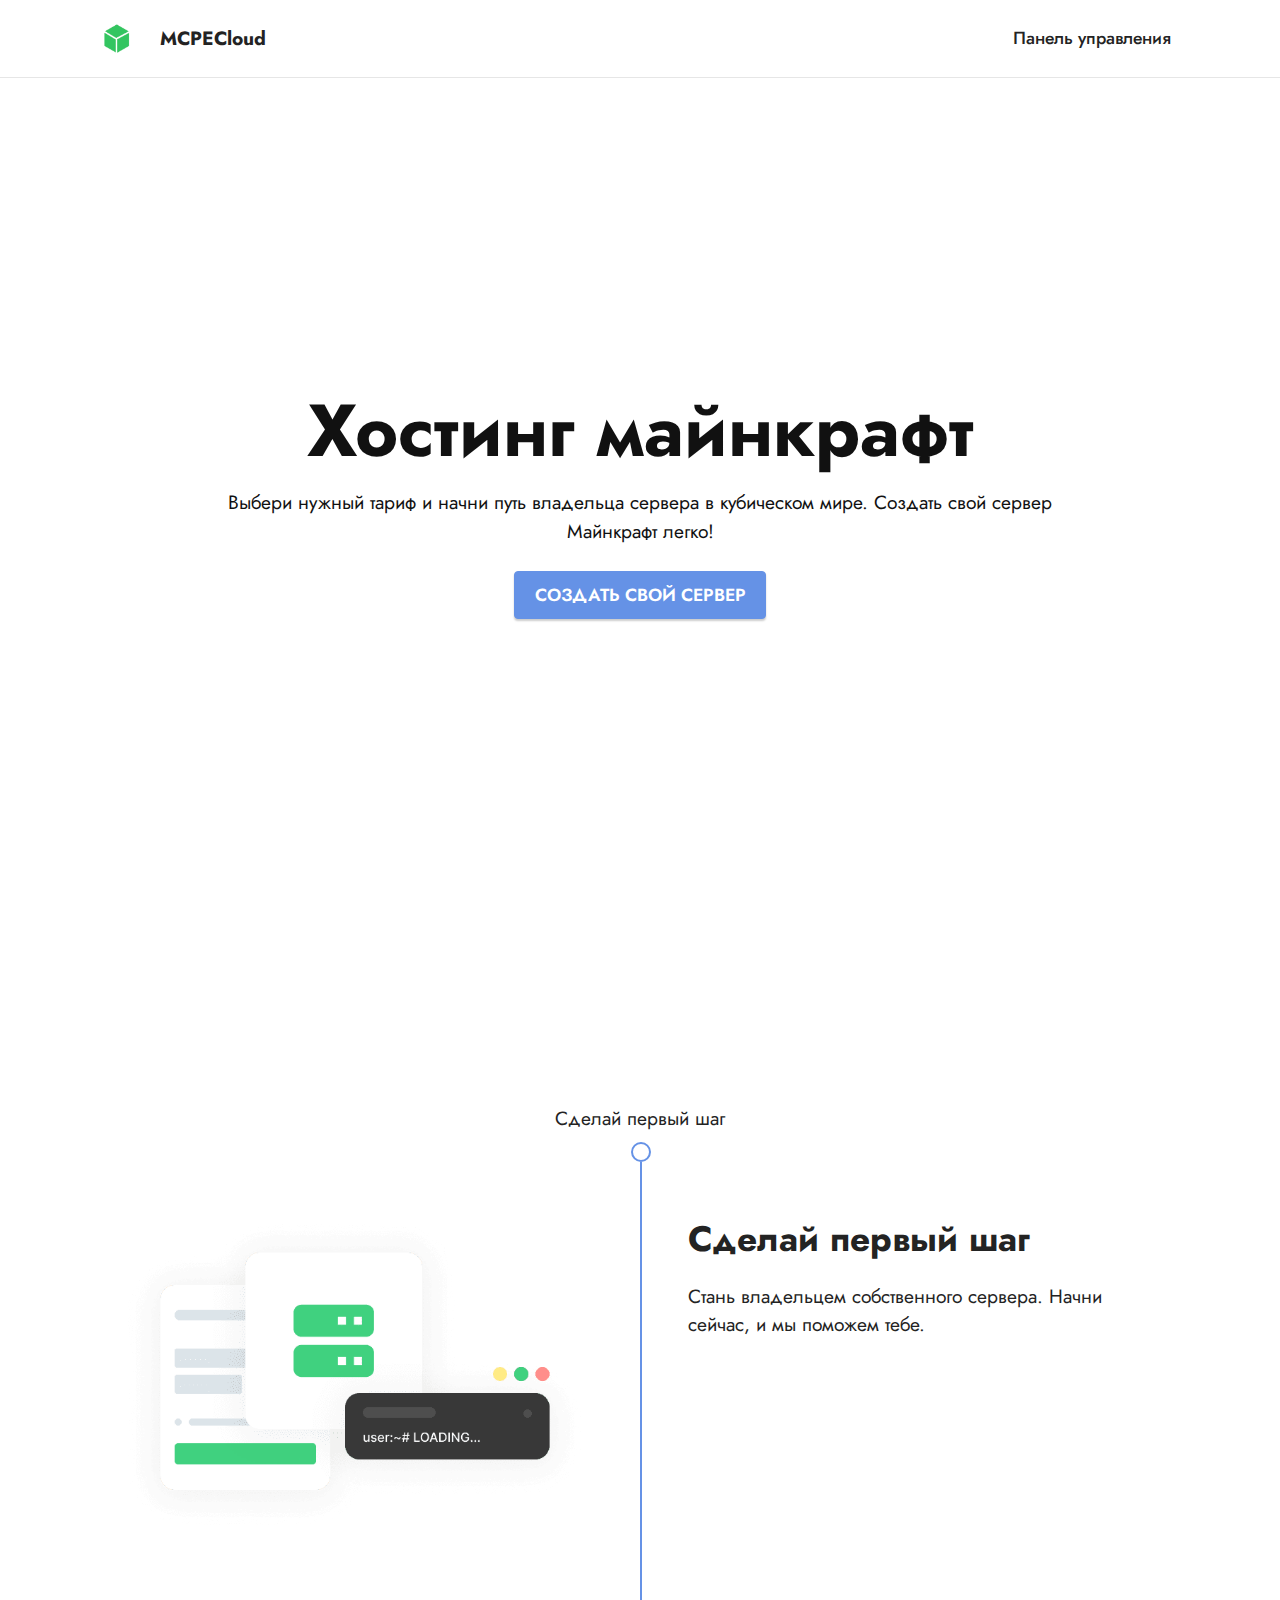
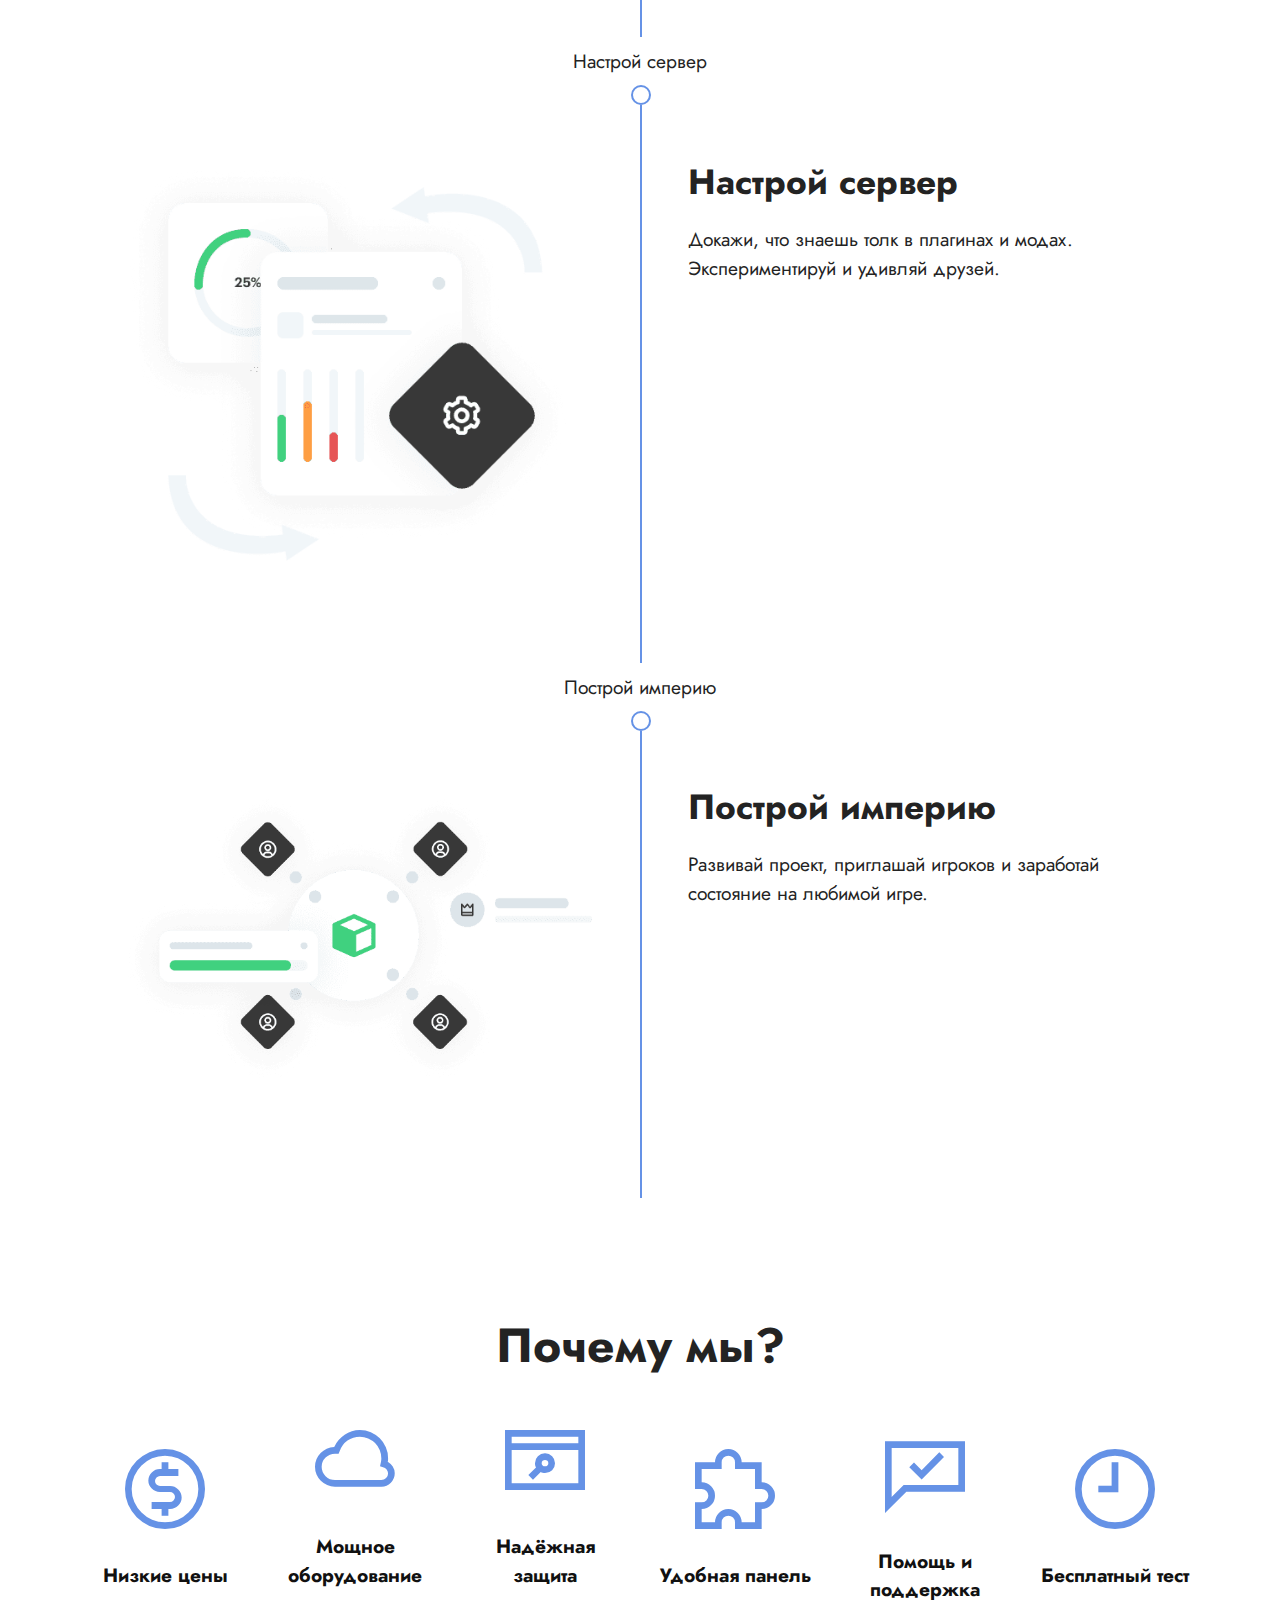
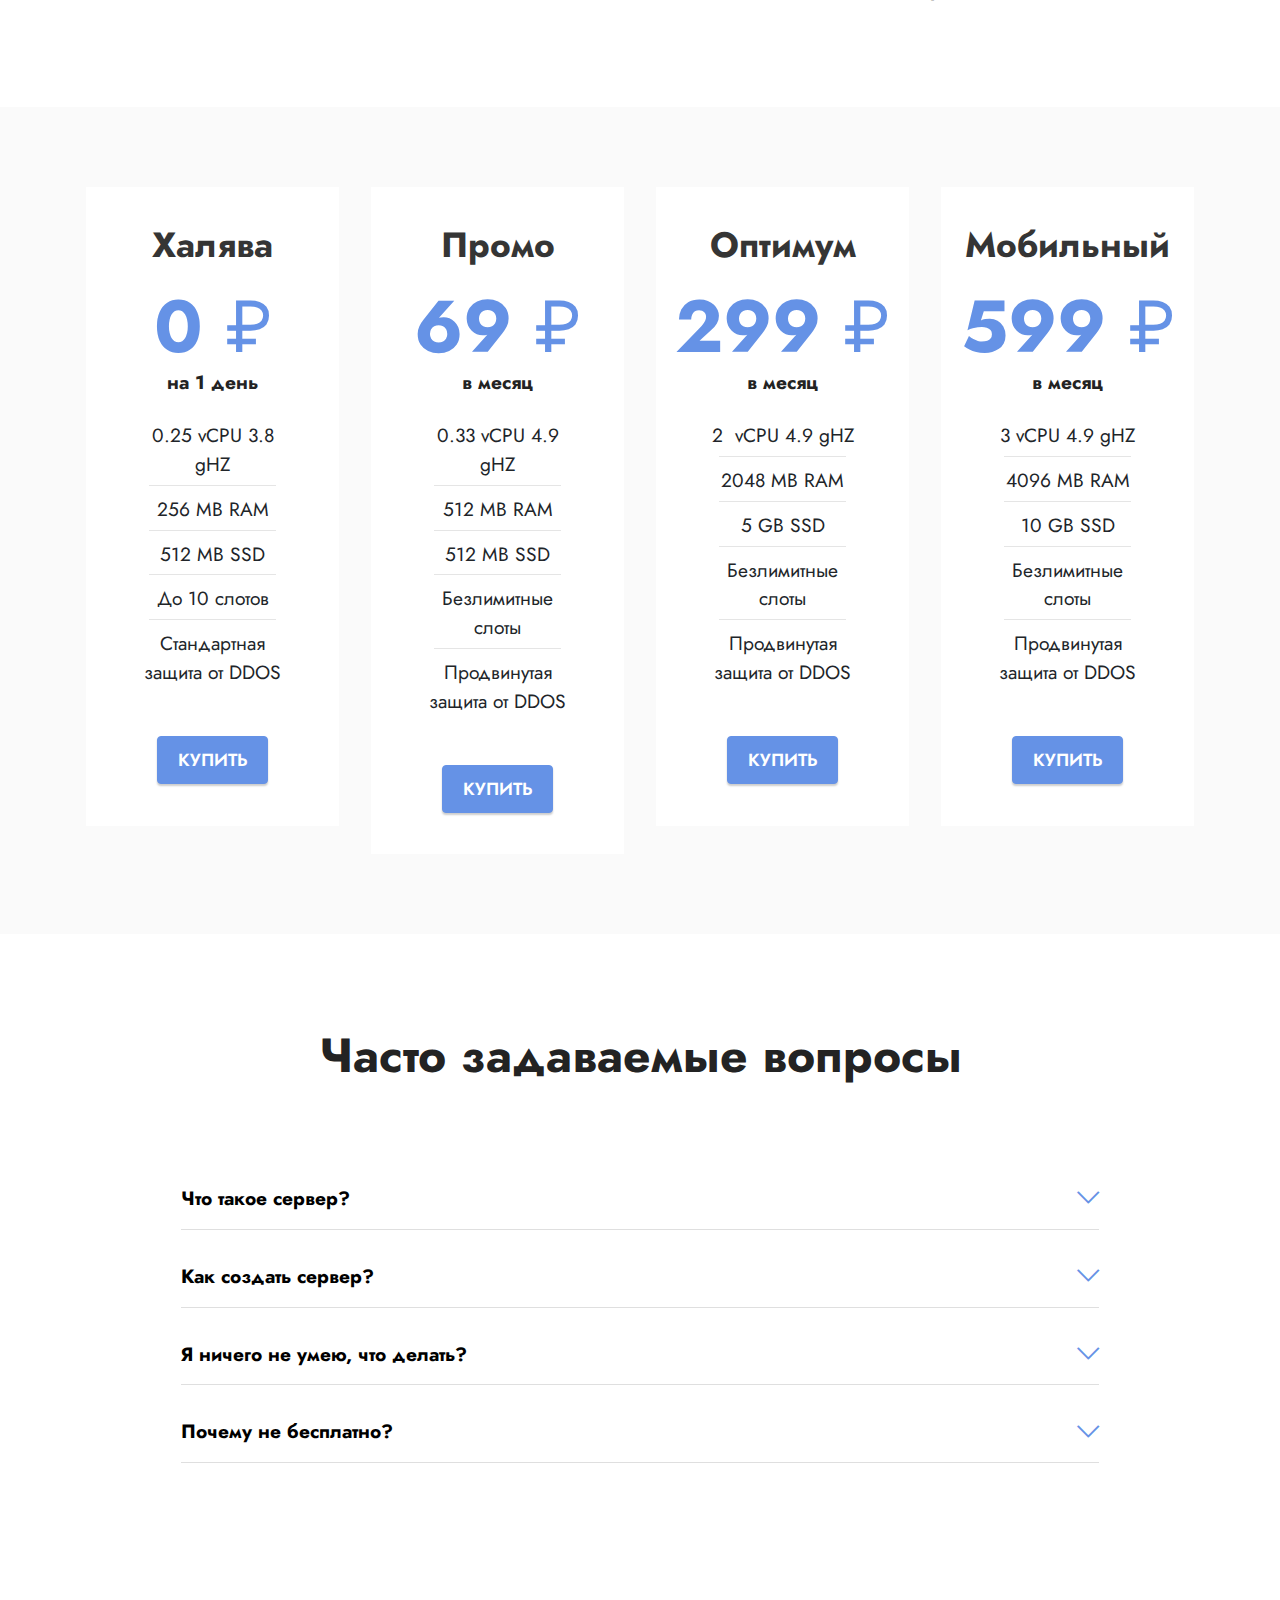
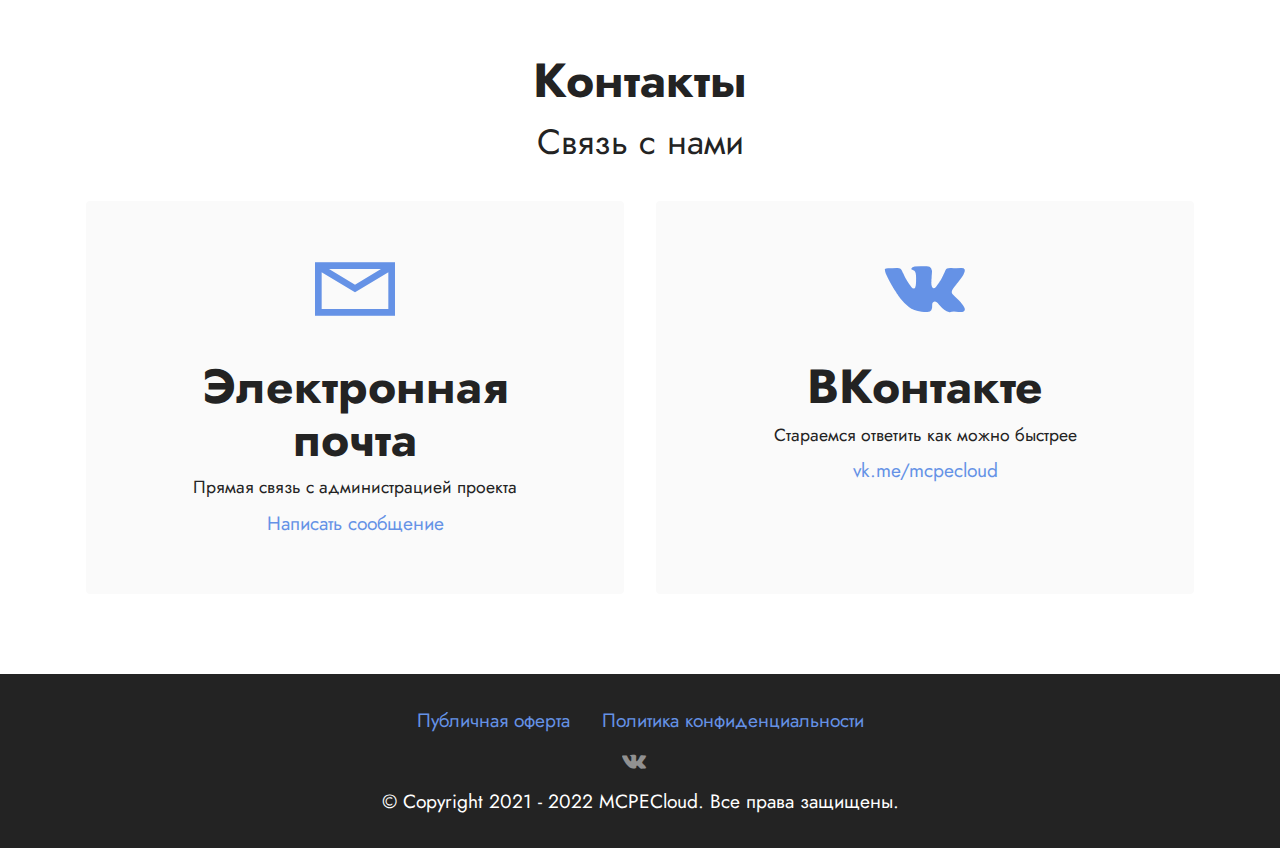
<file: index.html>
<!DOCTYPE html>
<html>

<head>
    <meta charset="UTF-8">
    <meta http-equiv="X-UA-Compatible" content="IE=edge">
    <meta name="viewport" content="width=device-width, initial-scale=1, minimum-scale=1">


    <title>MCPECloud :: Игровой хостинг майнкрафт</title>
    <link rel="stylesheet" href="assets/web/assets/mobirise-icons2/mobirise2.css">
    <link rel="stylesheet" href="assets/web/assets/mobirise-icons/mobirise-icons.css">
    <link rel="stylesheet" href="assets/bootstrap/css/bootstrap.min.css">
    <link rel="stylesheet" href="assets/bootstrap/css/bootstrap-grid.min.css">
    <link rel="stylesheet" href="assets/bootstrap/css/bootstrap-reboot.min.css">
    <link rel="stylesheet" href="assets/dropdown/css/style.css">
    <link rel="stylesheet" href="assets/socicon/css/styles.css">
    <link rel="stylesheet" href="assets/theme/css/style.css">
    <link rel="preload" href="https://fonts.googleapis.com/css?family=Jost:100,200,300,400,500,600,700,800,900,100i,200i,300i,400i,500i,600i,700i,800i,900i&display=swap" as="style" onload="this.onload=null;this.rel='stylesheet'">
    <noscript><link rel="stylesheet" href="https://fonts.googleapis.com/css?family=Jost:100,200,300,400,500,600,700,800,900,100i,200i,300i,400i,500i,600i,700i,800i,900i&display=swap"></noscript>


    <meta name="title" content="Хостинг игровых серверов">
    <meta name="description" content="MCPECloud - Хостинг игровых серверов, на котором Вы можете заказать сервер по очень маленькой цене!">
    <meta name="image" content="/assets/img/avatars/male.png">
    <meta name="url" content="https://mcpecloud.ru/index">
    <meta name="keywords" content="аренда игровых серверов Minecraft, хостинг игровых серверов Minecraft, игровой хостинг Minecraft, дешевый хостинг игровых серверов Minecraft, хостинг игровых серверов Minecraft, самый дешевый хостинг игровых серверов Minecraft, качественный хостинг игровых серверов Minecraft, бесплатный игровой хостинг Minecraft, mcpe hosting, minecraft pe, minecraft pocket edition, создать игровой сервер minecraft pe, как сделать свой сервер">

    <script src="assets/bootstrap/js/bootstrap.bundle.min.js"></script>
    <script src="assets/smoothscroll/smooth-scroll.js"></script>
    <script src="assets/ytplayer/index.js"></script>
    <script src="assets/dropdown/js/navbar-dropdown.js"></script>
    <script src="assets/mbr-switch-arrow/mbr-switch-arrow.js"></script>
    <script src="assets/theme/js/script.js"></script>

    <link rel="stylesheet" href="assets/mobirise/css/mbr-additional.css" type="text/css">
</head>

<body>

    <section data-bs-version="5" class="menu cid-s48OLK6784" once="menu" id="menu1-h">

        <nav class="navbar navbar-dropdown navbar-fixed-top navbar-expand-lg">
            <div class="container">
                <div class="navbar-brand">
                    <span class="navbar-logo">
                    <a href="https://mcpecloud.ru">
                        <img src="assets/images/20211118-102459-96x96.png" alt="" style="height: 3.8rem;">
                    </a>
                </span>
                    <span class="navbar-caption-wrap"><a class="navbar-caption text-black text-primary display-7" href="https://mcpecloud.ru">MCPECloud</a></span>
                </div>
                <button class="navbar-toggler" type="button" data-toggle="collapse" data-bs-toggle="collapse" data-target="#navbarSupportedContent" data-bs-target="#navbarSupportedContent" aria-controls="navbarNavAltMarkup" aria-expanded="false" aria-label="Toggle navigation">
                <div class="hamburger">
                    <span></span>
                    <span></span>
                    <span></span>
                    <span></span>
                </div>
            </button>
                <div class="collapse navbar-collapse" id="navbarSupportedContent">
                    <ul class="navbar-nav nav-dropdown nav-right" data-app-modern-menu="true">
                        <li class="nav-item"><a class="nav-link link text-black text-primary display-4" href="https://panel.mcpecloud.ru" target="_blank">Панель управления</a></li>
                    </ul>


                </div>
            </div>
        </nav>

    </section>

    <section data-bs-version="5" class="header18 mbr-fullscreen" id="header18-r">





        <div class="align-center container">
            <div class="row justify-content-center">
                <div class="col-12 col-lg-10">
                    <h1 class="mbr-section-title mbr-fonts-style mbr-black mb-3 display-1"><strong>Хостинг майнкрафт</strong></h1>

                    <p class="mbr-text mbr-fonts-style mbr-black display-7">
                        Выбери нужный тариф и начни путь владельца сервера в кубическом мире. Создать свой сервер Майнкрафт легко!
                    </p>
                    <div class="mbr-section-btn mt-3"><a class="btn btn-primary display-4" href="https://panel.mcpecloud.ru" target="_blank">СОЗДАТЬ СВОЙ СЕРВЕР</a></div>
                </div>
            </div>
        </div>
    </section>

    <section data-bs-version="5" class="timeline3 cid-taYaAyClCI" id="timeline3-k">


        <div class="container">
            <div class="mbr-section-head">
                <h3 class="mbr-section-title mbr-fonts-style align-center mb-0 display-2"></h3>

            </div>
            <div class="timelines-container mt-4">
                <div class="row timeline-element first-separline mb-5">
                    <div class="timeline-date col-12">
                        <div class="timeline-date-wrapper">
                            <p class="mbr-timeline-date display-7">Сделай первый шаг</p>
                        </div>
                    </div>
                    <span class="iconBackground"></span>
                    <div class="col-12 col-md-6">
                        <div class="image-wrapper">
                            <img src="assets/images/create-670x456.png" alt="Mobirise" title="">
                        </div>
                    </div>
                    <div class="col-12 col-md-6">
                        <div class="timeline-text-wrapper">
                            <h4 class="mbr-timeline-title mbr-fonts-style mb-0 display-5">
                                <strong>Сделай первый шаг</strong></h4>
                            <p class="mbr-text mbr-fonts-style mt-3 mb-0 display-7">
                                Стань владельцем собственного сервера. Начни сейчас, и мы поможем тебе.
                            </p>
                        </div>
                    </div>
                </div>
                <div class="row timeline-element first-separline mb-5">
                    <div class="timeline-date col-12">
                        <div class="timeline-date-wrapper">
                            <p class="mbr-timeline-date display-7">Настрой сервер</p>
                        </div>
                    </div>
                    <span class="iconBackground"></span>
                    <div class="col-12 col-md-6">
                        <div class="image-wrapper">
                            <img src="assets/images/settings-565x482.png" alt="Mobirise" title="">
                        </div>
                    </div>
                    <div class="col-12 col-md-6">
                        <div class="timeline-text-wrapper">
                            <h4 class="mbr-timeline-title mbr-fonts-style mb-0 display-5"><strong>Настрой сервер</strong></h4>
                            <p class="mbr-text mbr-fonts-style mt-3 mb-0 display-7">
                                Докажи, что знаешь толк в плагинах и модах. Экспериментируй и удивляй друзей.
                            </p>
                        </div>
                    </div>
                </div>
                <div class="row timeline-element first-separline mb-5">
                    <div class="timeline-date col-12">
                        <div class="timeline-date-wrapper">
                            <p class="mbr-timeline-date display-7">
                                Построй империю</p>
                        </div>
                    </div>
                    <span class="iconBackground"></span>
                    <div class="col-12 col-md-6">
                        <div class="image-wrapper">
                            <img src="assets/images/online-688x456.png" alt="Mobirise" title="">
                        </div>
                    </div>
                    <div class="col-12 col-md-6">
                        <div class="timeline-text-wrapper">
                            <h4 class="mbr-timeline-title mbr-fonts-style mb-0 display-5">
                                <strong>Построй империю</strong></h4>
                            <p class="mbr-text mbr-fonts-style mt-3 mb-0 display-7">
                                Развивай проект, приглашай игроков и заработай состояние на любимой игре.
                            </p>
                        </div>
                    </div>
                </div>









            </div>
        </div>
    </section>

    <section data-bs-version="5" class="features13 cid-taYaIJOMpY" id="features14-l">



        <div class="container">
            <div class="row">
                <div class="col-12">
                    <h3 class="mbr-section-title align-center mb-4 mbr-fonts-style display-2"><strong>Почему мы?</strong></h3>
                </div>
                <div class="card col-12 col-md-4 col-lg-2 p-3">
                    <div class="card-wrapper">
                        <div class="card-box align-center">
                            <span class="mbr-iconfont mobi-mbri-cash mobi-mbri"></span>
                            <h4 class="card-title align-center mbr-black mbr-fonts-style display-7">
                                <strong>Низкие цены</strong></h4>
                        </div>
                    </div>
                </div>
                <div class="card p-3 col-12 col-md-4 col-lg-2">
                    <div class="card-wrapper">
                        <div class="card-box align-center">
                            <span class="mbr-iconfont mobi-mbri-cloud mobi-mbri"></span>
                            <h4 class="card-title align-center mbr-black mbr-fonts-style display-7">
                                <strong>Мощное оборудование</strong><br><br></h4>
                        </div>
                    </div>
                </div>
                <div class="card p-3 col-12 col-md-4 col-lg-2">
                    <div class="card-wrapper">
                        <div class="card-box align-center">
                            <span class="mbr-iconfont mobi-mbri-browse mobi-mbri"></span>
                            <h4 class="card-title align-center mbr-black mbr-fonts-style display-7">
                                <strong>Надёжная защита</strong><br><br></h4>
                        </div>
                    </div>
                </div>
                <div class="card p-3 col-12 col-md-4 col-lg-2">
                    <div class="card-wrapper">
                        <div class="card-box align-center">
                            <span class="mbr-iconfont mobi-mbri-extension mobi-mbri"></span>
                            <h4 class="card-title align-center mbr-black mbr-fonts-style display-7">
                                <strong>Удобная панель</strong></h4>
                        </div>
                    </div>
                </div>
                <div class="card p-3 col-12 col-md-4 col-lg-2">
                    <div class="card-wrapper">
                        <div class="card-box align-center">
                            <span class="mbr-iconfont mobi-mbri-cust-feedback mobi-mbri"></span>
                            <h4 class="card-title align-center mbr-black mbr-fonts-style display-7">
                                <strong>Помощь и поддержка</strong></h4>
                        </div>
                    </div>
                </div>
                <div class="card p-3 col-12 col-md-4 col-lg-2">
                    <div class="card-wrapper">
                        <div class="card-box align-center">
                            <span class="mbr-iconfont mobi-mbri-clock mobi-mbri"></span>
                            <h4 class="card-title align-center mbr-black mbr-fonts-style display-7">
                                <strong>Бесплатный тест</strong></h4>
                        </div>
                    </div>
                </div>
            </div>
        </div>
    </section>

    <section data-bs-version="5" class="pricing2 cid-taYbBVnSJJ" id="pricing2-p">



        <div class="container">
            <div class="row justify-content-center">
                <div class="col-12 col-md-6 align-center col-lg-3">
                    <div class="plan">
                        <div class="plan-header">
                            <h6 class="plan-title mbr-fonts-style mb-3 display-5">
                                <strong>Халява</strong></h6>
                            <div class="plan-price">
                                <p class="price mbr-fonts-style m-0 display-1"><strong>0&nbsp;</strong>₽</p>
                                <p class="price-term mbr-fonts-style mb-3 display-7"><strong>на 1 день</strong></p>
                            </div>
                        </div>
                        <div class="plan-body">
                            <div class="plan-list mb-4">
                                <ul class="list-group mbr-fonts-style list-group-flush display-7">
                                    <li class="list-group-item">0.25 vCPU 3.8 gHZ
                                    </li>
                                    <li class="list-group-item">256 MB RAM
                                    </li>
                                    <li class="list-group-item">512 MB SSD
                                    </li>
                                    <li class="list-group-item">До 10 слотов</li>
                                    <li class="list-group-item">Стандартная защита от DDOS</li>
                                </ul>
                            </div>
                            <div class="mbr-section-btn text-center"><a href="https://panel.mcpecloud.ru" class="btn btn-primary display-4" target="_blank">КУПИТЬ</a></div>
                        </div>
                    </div>
                </div>
                <div class="col-12 col-md-6 align-center col-lg-3">
                    <div class="plan">
                        <div class="plan-header">
                            <h6 class="plan-title mbr-fonts-style mb-3 display-5">
                                <strong>Промо</strong></h6>
                            <div class="plan-price">
                                <p class="price mbr-fonts-style m-0 display-1"><strong>69&nbsp;</strong>₽</p>
                                <p class="price-term mbr-fonts-style mb-3 display-7"><strong>в месяц</strong></p>
                            </div>
                        </div>
                        <div class="plan-body">
                            <div class="plan-list mb-4">
                                <ul class="list-group mbr-fonts-style list-group-flush display-7">
                                    <li class="list-group-item">0.33 vCPU 4.9 gHZ</li>
                                    <li class="list-group-item">512 MB RAM</li>
                                    <li class="list-group-item">512 MB SSD</li>
                                    <li class="list-group-item">Безлимитные слоты</li>
                                    <li class="list-group-item">Продвинутая защита от DDOS</li>
                                </ul>
                            </div>
                            <div class="mbr-section-btn text-center"><a href="https://panel.mcpecloud.ru" class="btn btn-primary display-4" target="_blank">КУПИТЬ</a></div>
                        </div>
                    </div>
                </div>
                <div class="col-12 col-md-6 align-center col-lg-3">
                    <div class="plan">
                        <div class="plan-header">
                            <h6 class="plan-title mbr-fonts-style mb-3 display-5">
                                <strong>Оптимум</strong></h6>
                            <div class="plan-price">
                                <p class="price mbr-fonts-style m-0 display-1"><strong>299&nbsp;</strong>₽</p>
                                <p class="price-term mbr-fonts-style mb-3 display-7"><strong>в месяц</strong></p>
                            </div>
                        </div>
                        <div class="plan-body">
                            <div class="plan-list mb-4">
                                <ul class="list-group mbr-fonts-style list-group-flush display-7">
                                    <li class="list-group-item">2&nbsp; vCPU 4.9 gHZ</li>
                                    <li class="list-group-item">2048 MB RAM</li>
                                    <li class="list-group-item">5 GB SSD</li>
                                    <li class="list-group-item">Безлимитные слоты</li>
                                    <li class="list-group-item">Продвинутая защита от DDOS</li>
                                </ul>
                            </div>
                            <div class="mbr-section-btn text-center"><a href="https://panel.mcpecloud.ru" class="btn btn-primary display-4" target="_blank">КУПИТЬ</a></div>
                        </div>
                    </div>
                </div>
                <div class="col-12 col-md-6 align-center col-lg-3">
                    <div class="plan">
                        <div class="plan-header">
                            <h6 class="plan-title mbr-fonts-style mb-3 display-5">
                                <strong>Мобильный</strong></h6>
                            <div class="plan-price">
                                <p class="price mbr-fonts-style m-0 display-1"><strong>599&nbsp;</strong>₽</p>
                                <p class="price-term mbr-fonts-style mb-3 display-7"><strong>в месяц</strong></p>
                            </div>
                        </div>
                        <div class="plan-body">
                            <div class="plan-list mb-4">
                                <ul class="list-group mbr-fonts-style list-group-flush display-7">
                                    <li class="list-group-item">3 vCPU 4.9 gHZ</li>
                                    <li class="list-group-item">4096 MB RAM</li>
                                    <li class="list-group-item">10 GB SSD</li>
                                    <li class="list-group-item">Безлимитные слоты</li>
                                    <li class="list-group-item">Продвинутая защита от DDOS</li>
                                </ul>
                            </div>
                            <div class="mbr-section-btn text-center"><a href="https://panel.mcpecloud.ru" class="btn btn-primary display-4">КУПИТЬ</a></div>
                        </div>
                    </div>
                </div>
            </div>
        </div>
    </section>

    <section data-bs-version="5" class="content17 cid-taYiuqt9pv" id="content17-s">





        <div class="container">

            <div class="row justify-content-center">
                <div class="col-12 col-md-10">
                    <div class="section-head align-center mb-4">
                        <h3 class="mbr-section-title mb-0 mbr-fonts-style display-2"><strong>Часто задаваемые вопросы</strong><strong><br><br></strong></h3>

                    </div>

                    <div id="bootstrap-toggle" class="toggle-panel accordionStyles tab-content">
                        <div class="card mb-3">
                            <div class="card-header" role="tab" id="headingOne">
                                <a role="button" class="collapsed panel-title text-black" data-toggle="collapse" data-bs-toggle="collapse" data-core="" href="#collapse1_16" aria-expanded="false" aria-controls="collapse1">
                                    <h6 class="panel-title-edit mbr-fonts-style mb-0 display-7"><strong>Что такое сервер?</strong></h6>
                                    <span class="sign mbr-iconfont mbri-arrow-down"></span>
                                </a>
                            </div>
                            <div id="collapse1_16" class="panel-collapse noScroll collapse" role="tabpanel" aria-labelledby="headingOne">
                                <div class="panel-body">
                                    <p class="mbr-fonts-style panel-text display-7">Это место, где можно играть вместе с друзьями.</p>
                                </div>
                            </div>
                        </div>
                        <div class="card mb-3">
                            <div class="card-header" role="tab" id="headingTwo">
                                <a role="button" class="collapsed panel-title text-black" data-toggle="collapse" data-bs-toggle="collapse" data-core="" href="#collapse2_16" aria-expanded="false" aria-controls="collapse2">
                                    <h6 class="panel-title-edit mbr-fonts-style mb-0 display-7"><strong>Как создать сервер?</strong></h6>
                                    <span class="sign mbr-iconfont mbri-arrow-down"></span>
                                </a>

                            </div>
                            <div id="collapse2_16" class="panel-collapse noScroll collapse" role="tabpanel" aria-labelledby="headingTwo">
                                <div class="panel-body">
                                    <p class="mbr-fonts-style panel-text display-7">С нами это легко. Выбери тариф и оформи заказ. Сомневаешься? <a href="https://panel.mcpecloud.ru" class="text-primary" target="_blank">Попробуй</a> бесплатно.</p>
                                </div>
                            </div>
                        </div>
                        <div class="card mb-3">
                            <div class="card-header" role="tab" id="headingThree">
                                <a role="button" class="collapsed panel-title text-black" data-toggle="collapse" data-bs-toggle="collapse" data-core="" href="#collapse3_16" aria-expanded="false" aria-controls="collapse3">
                                    <h6 class="panel-title-edit mbr-fonts-style mb-0 display-7"><strong>Я ничего не умею, что делать?</strong></h6>
                                    <span class="sign mbr-iconfont mbri-arrow-down"></span>
                                </a>
                            </div>
                            <div id="collapse3_16" class="panel-collapse noScroll collapse" role="tabpanel" aria-labelledby="headingThree">
                                <div class="panel-body">
                                    <p class="mbr-fonts-style panel-text display-7">Не бойся. Для управления сервером есть удобная панель. Разберется любой.</p>
                                </div>
                            </div>
                        </div>
                        <div class="card mb-3">
                            <div class="card-header" role="tab" id="headingThree">
                                <a role="button" class="collapsed panel-title text-black" data-toggle="collapse" data-bs-toggle="collapse" data-core="" href="#collapse4_16" aria-expanded="false" aria-controls="collapse4">
                                    <h6 class="panel-title-edit mbr-fonts-style mb-0 display-7"><strong>Почему не бесплатно?</strong></h6>
                                    <span class="sign mbr-iconfont mbri-arrow-down"></span>
                                </a>
                            </div>
                            <div id="collapse4_16" class="panel-collapse noScroll collapse" role="tabpanel" aria-labelledby="headingThree">
                                <div class="panel-body">
                                    <p class="mbr-fonts-style panel-text display-7">
                                        Мы арендуем мощное оборудование и содержим команду сотрудников. Оплата серверов идет на поддержку нашего сервиса.<br><br><br></p>
                                </div>
                            </div>
                        </div>


                    </div>
                </div>
            </div>
        </div>
    </section>

    <section data-bs-version="5" class="contacts1 cid-taZGVizIJh" id="contacts1-v">




        <div class="container">
            <div class="mbr-section-head">
                <h3 class="mbr-section-title mbr-fonts-style align-center mb-0 display-2">
                    <strong>Контакты</strong></h3>
                <h4 class="mbr-section-subtitle mbr-fonts-style align-center mb-0 mt-2 display-5">
                    Связь с нами</h4>
            </div>
            <div class="row justify-content-center mt-4">
                <div class="card col-12 col-lg-6">
                    <div class="card-wrapper">
                        <div class="card-box align-center">
                            <div class="image-wrapper">
                                <span class="mbr-iconfont mobi-mbri-letter mobi-mbri"></span>
                            </div>
                            <h4 class="card-title mbr-fonts-style mb-2 display-2"><strong>Электронная почта</strong></h4>
                            <p class="mbr-text mbr-fonts-style mb-2 display-4">
                                Прямая связь с администрацией проекта</p>
                            <h5 class="link mbr-fonts-style display-7"><a href="mailto:admin@mcpecloud.ru" class="text-primary">Написать сообщение</a></h5>
                        </div>
                    </div>
                </div>
                <div class="card col-12 col-lg-6">
                    <div class="card-wrapper">
                        <div class="card-box align-center">
                            <div class="image-wrapper">
                                <span class="mbr-iconfont socicon-vkontakte socicon"></span>
                            </div>
                            <h4 class="card-title mbr-fonts-style align-center mb-2 display-2">
                                <strong>ВКонтакте</strong></h4>
                            <p class="mbr-text mbr-fonts-style mb-2 display-4">
                                Стараемся ответить как можно быстрее<br></p>
                            <h5 class="link mbr-black mbr-fonts-style display-7"><a href="https://vk.me/mcpecloud" class="text-primary">vk.me/mcpecloud</a><br></h5>
                        </div>
                    </div>
                </div>
            </div>
        </div>
    </section>

    <section data-bs-version="5" class="footer3 cid-taZSc3Vd7x" once="footers" id="footer3-w">





        <div class="container">
            <div class="media-container-row align-center mbr-white">
                <div class="row row-links">
                    <ul class="foot-menu">





                        <li class="foot-menu-item mbr-fonts-style display-7"><a href="public_oferta.html" class="text-primary" target="_blank">Публичная оферта</a></li>
                        <li class="foot-menu-item mbr-fonts-style display-7"><a href="priv_policy.html" class="text-primary">Политика конфиденциальности</a></li>
                    </ul>
                </div>
                <div class="row social-row">
                    <div class="social-list align-right pb-2">






                        <div class="soc-item">
                            <a href="https://vk.com/mcpecloud" target="_blank">
                                <span class="mbr-iconfont mbr-iconfont-social socicon-vkontakte socicon"></span>
                            </a>
                        </div>
                    </div>
                </div>
                <div class="row row-copirayt">
                    <p class="mbr-text mb-0 mbr-fonts-style mbr-white align-center display-7">
                        © Copyright 2021 - 2022 MCPECloud. Все права защищены.</p>
                    <!-- <p class="mt-1">ИНН 540536259364. Милованов Сергей Владимирович</p> -->
                </div>
            </div>
        </div>
    </section>
    <section style="background-color: #fff; font-family: -apple-system, BlinkMacSystemFont, 'Segoe UI', 'Roboto', 'Helvetica Neue', Arial, sans-serif; color:#aaa; font-size:12px; padding: 0; align-items: center; display: none;">
        <a href="https://mcpecloud.ru" style="flex: 1 1; height: 3rem; padding-left: 1rem;"></a>
        <p style="flex: 0 0 auto; margin:0; padding-right:1rem;">Build a <a href="https://mcpecloud.ru" style="color:#aaa;">web page</a> with Mobirise</p>
    </section>

</body>

</html>
</file>
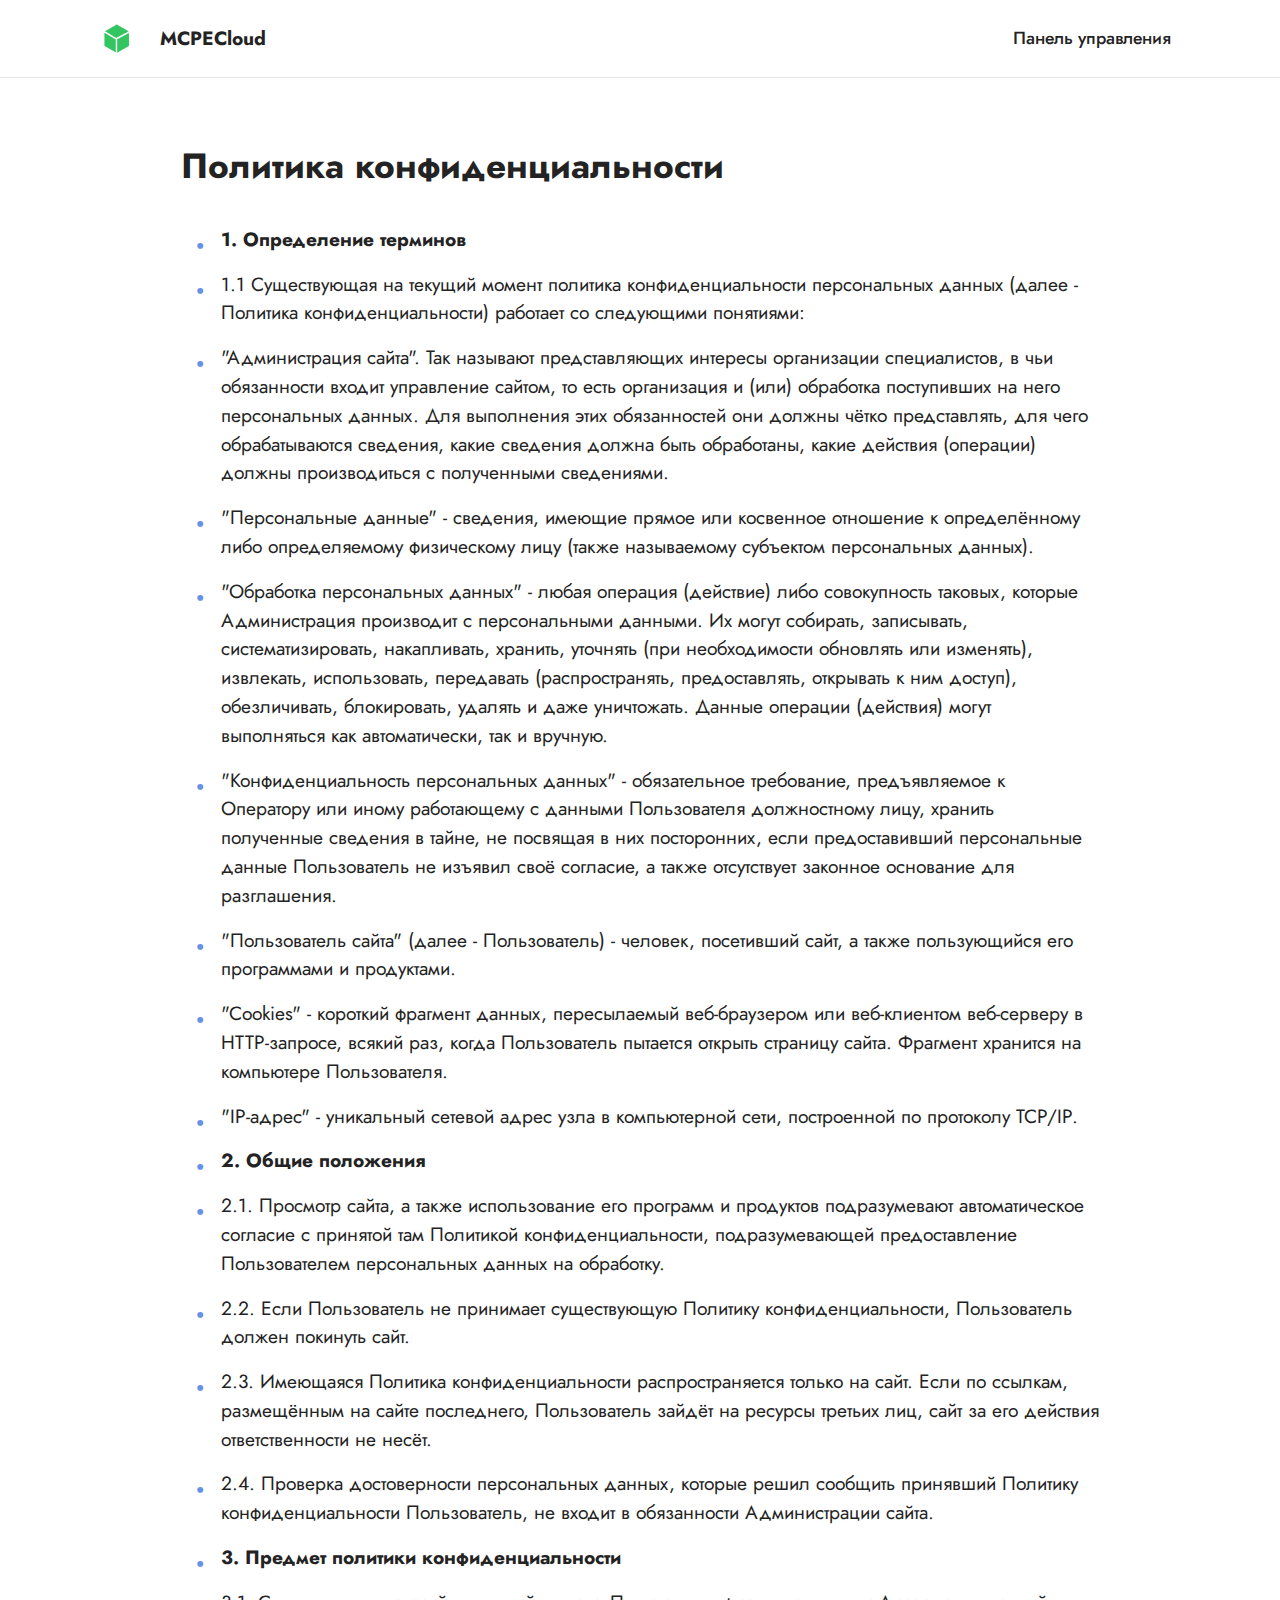
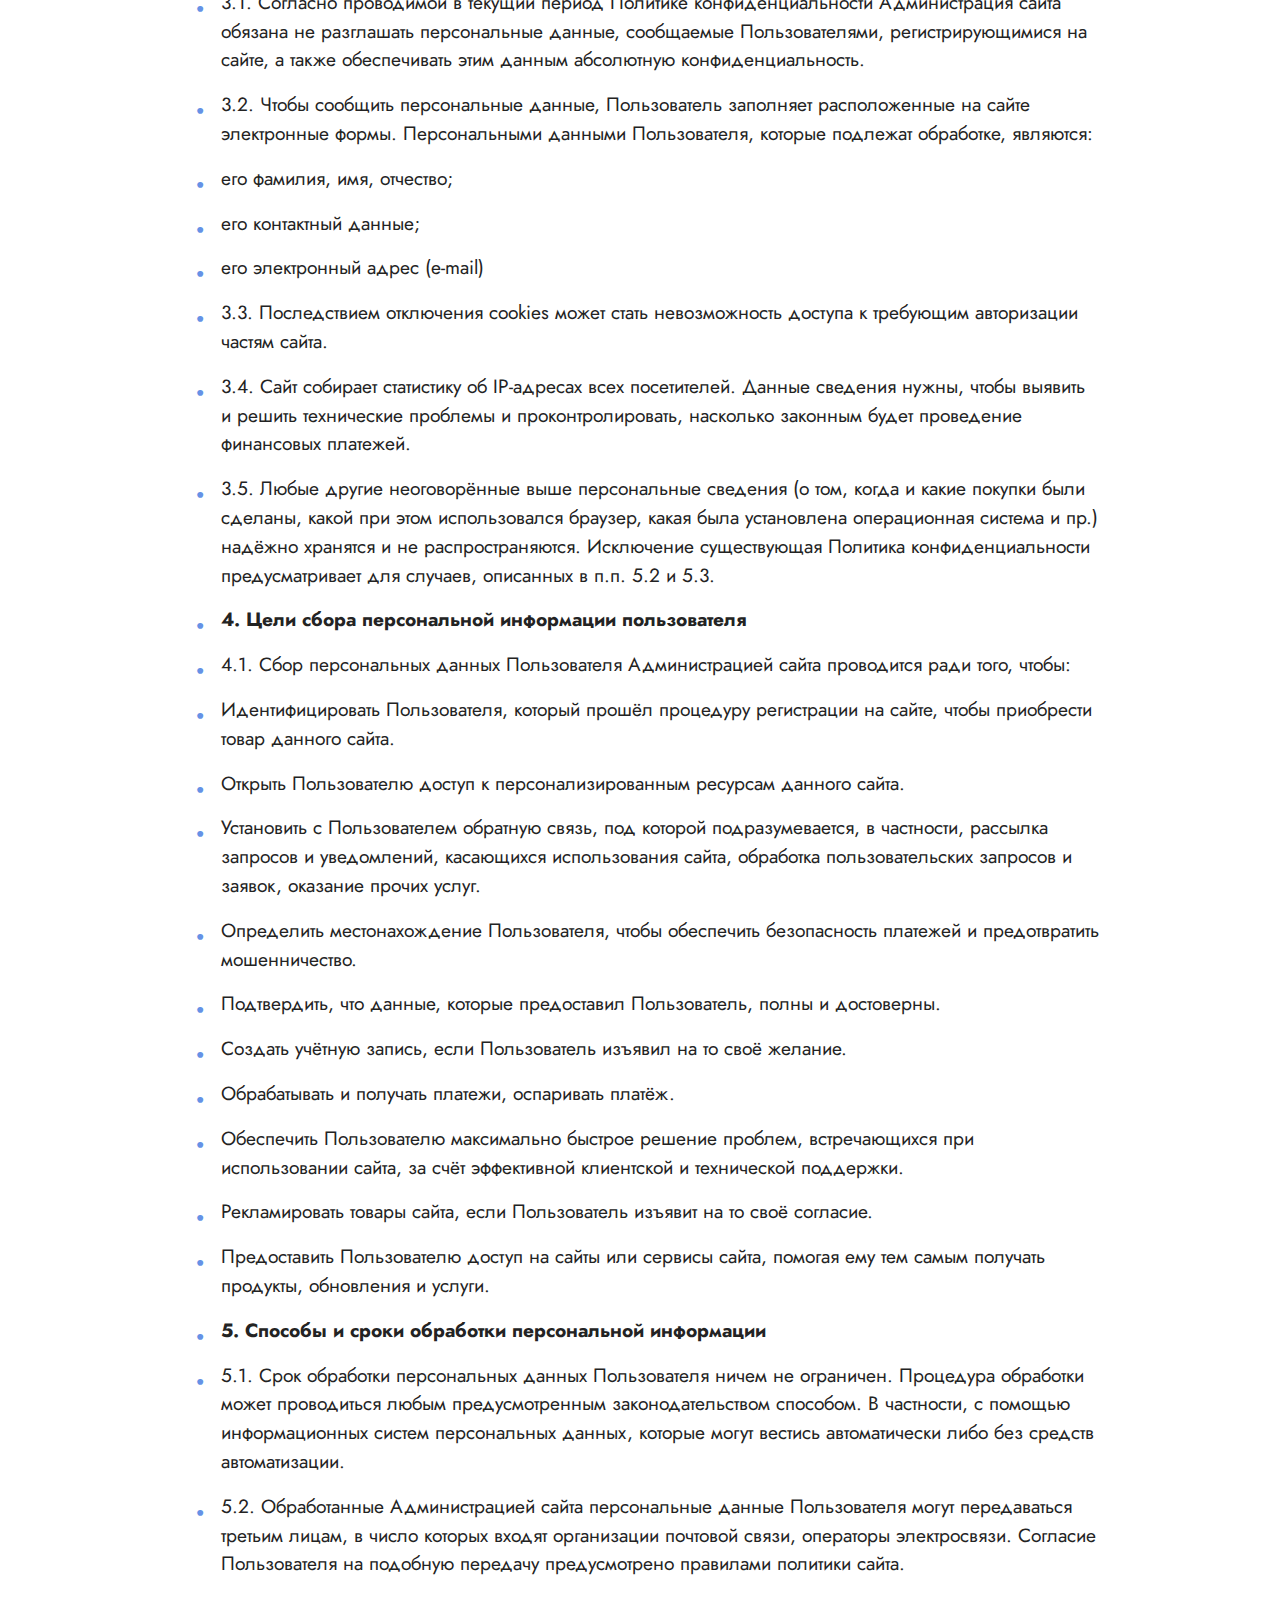
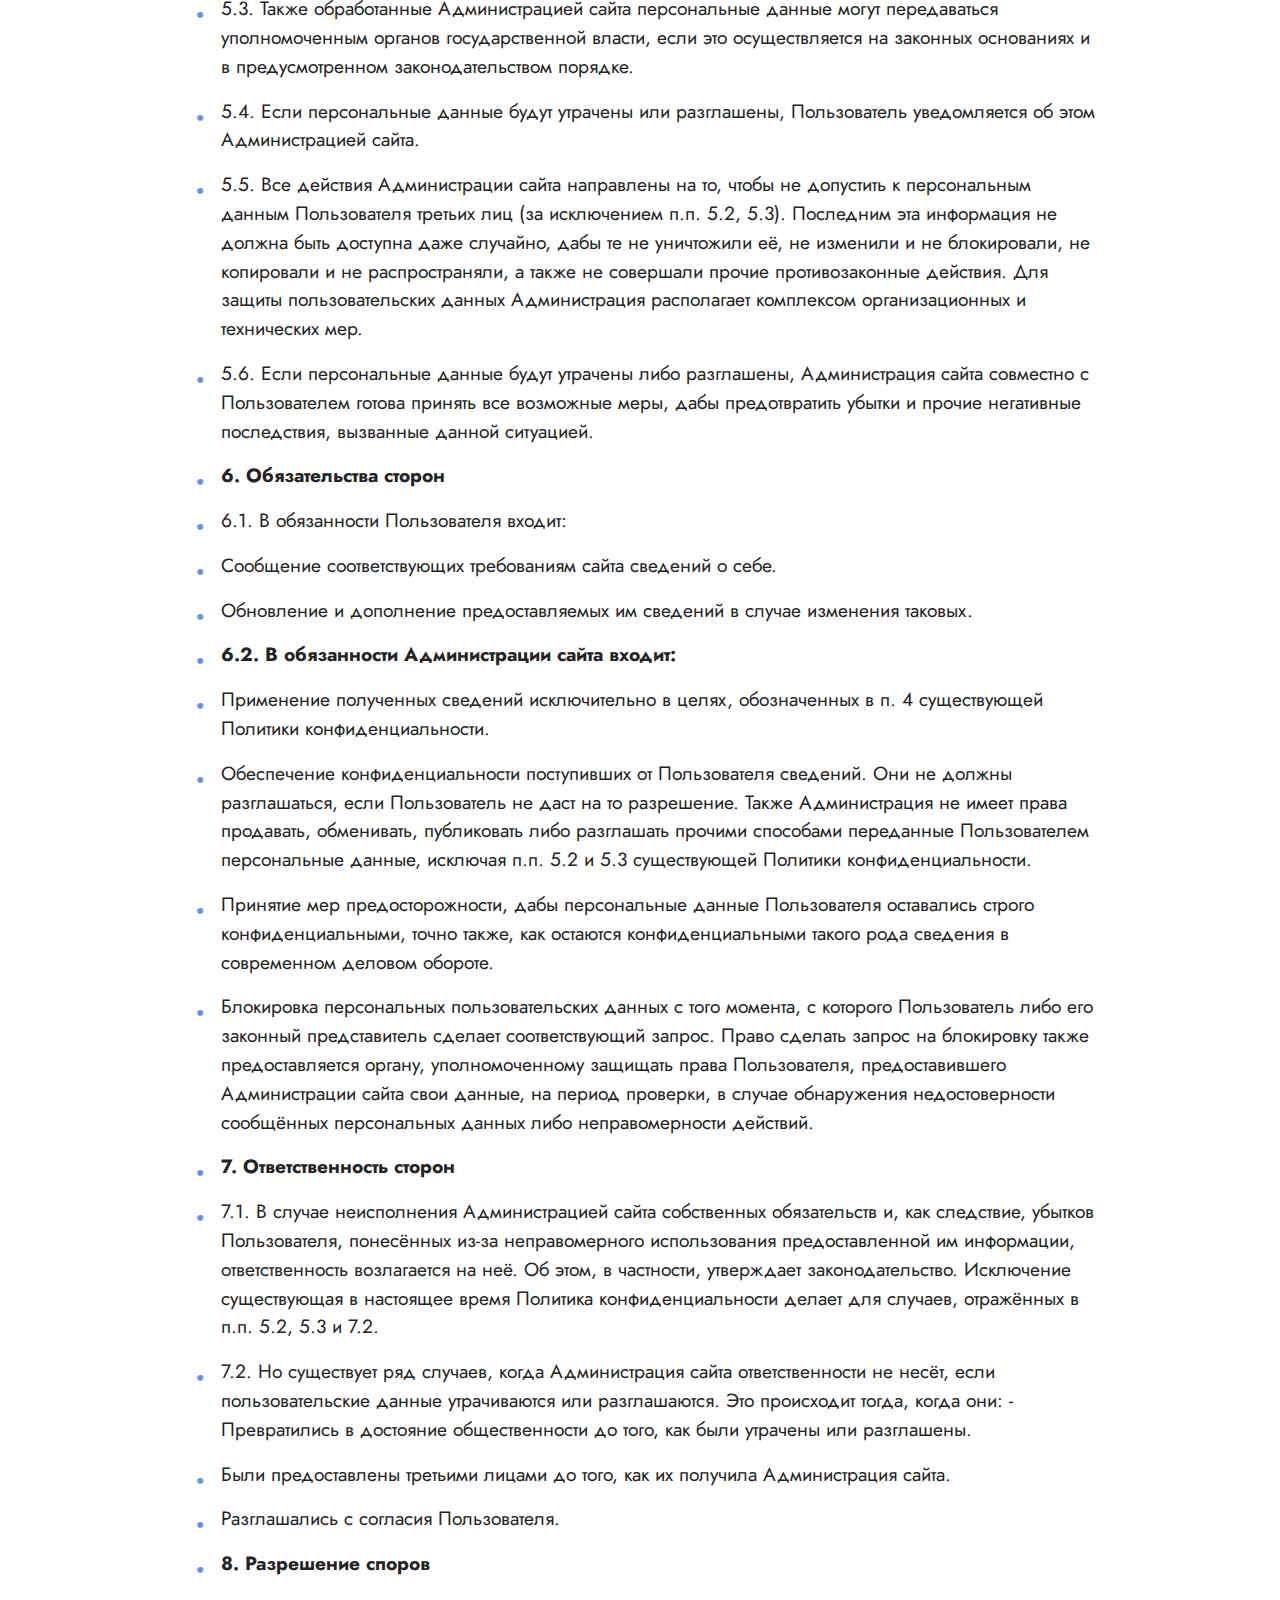
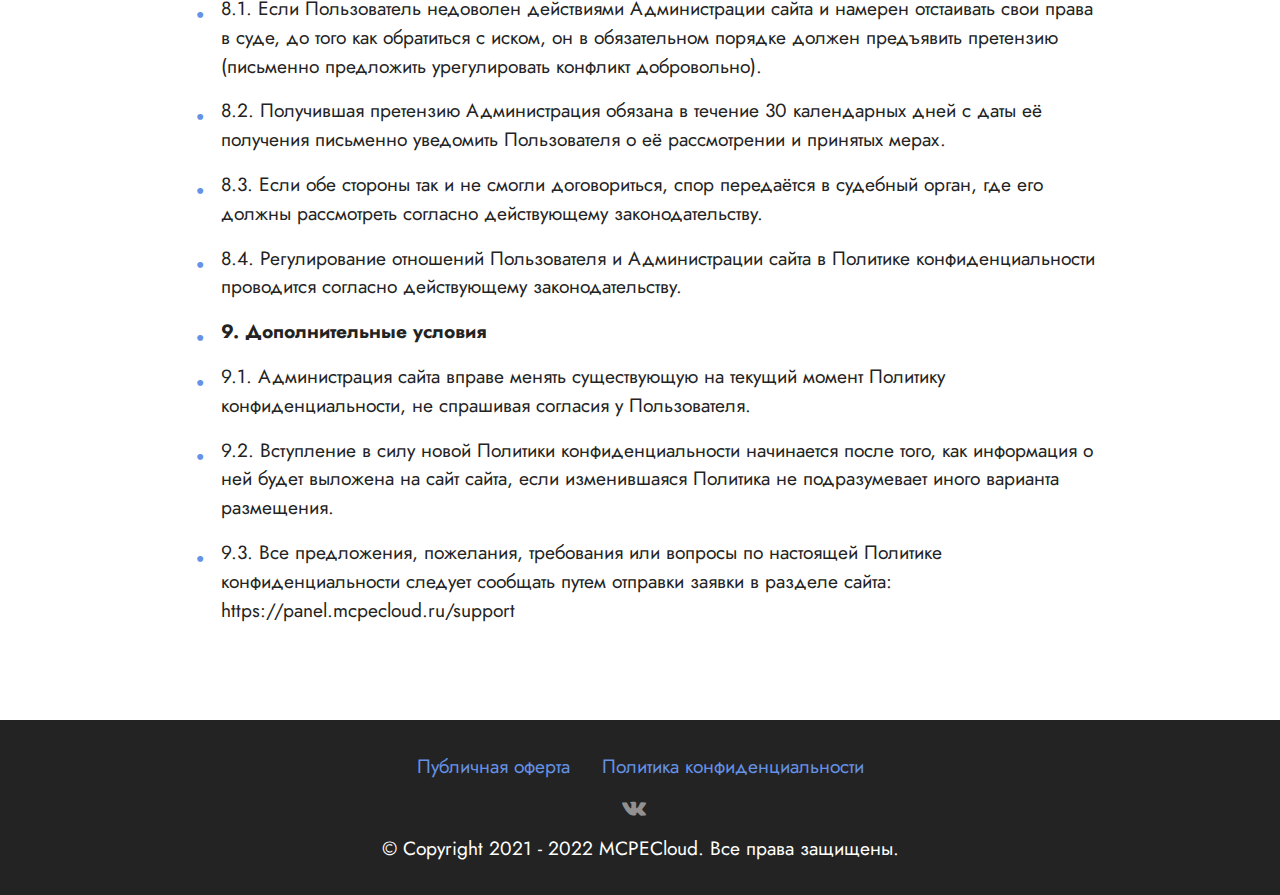
<file: priv_policy.html>
<!DOCTYPE html>
<html  >
<head>
  <meta charset="UTF-8">
  <meta http-equiv="X-UA-Compatible" content="IE=edge">
  <meta name="viewport" content="width=device-width, initial-scale=1, minimum-scale=1">
  <link rel="shortcut icon" href="assets/images/20211118-102459-96x96.png" type="image/x-icon">
  <meta name="description" content="">
  
  
  <title>Политика конфиденциальности</title>
  <link rel="stylesheet" href="assets/bootstrap/css/bootstrap.min.css">
  <link rel="stylesheet" href="assets/bootstrap/css/bootstrap-grid.min.css">
  <link rel="stylesheet" href="assets/bootstrap/css/bootstrap-reboot.min.css">
  <link rel="stylesheet" href="assets/dropdown/css/style.css">
  <link rel="stylesheet" href="assets/socicon/css/styles.css">
  <link rel="stylesheet" href="assets/theme/css/style.css">
  <link rel="preload" href="https://fonts.googleapis.com/css?family=Jost:100,200,300,400,500,600,700,800,900,100i,200i,300i,400i,500i,600i,700i,800i,900i&display=swap" as="style" onload="this.onload=null;this.rel='stylesheet'">
  <noscript><link rel="stylesheet" href="https://fonts.googleapis.com/css?family=Jost:100,200,300,400,500,600,700,800,900,100i,200i,300i,400i,500i,600i,700i,800i,900i&display=swap"></noscript>
  <link rel="preload" as="style" href="assets/mobirise/css/mbr-additional.css"><link rel="stylesheet" href="assets/mobirise/css/mbr-additional.css" type="text/css">
  
  
  
  <script src="assets/bootstrap/js/bootstrap.bundle.min.js"></script>  <script src="assets/smoothscroll/smooth-scroll.js"></script>  <script src="assets/ytplayer/index.js"></script>  <script src="assets/dropdown/js/navbar-dropdown.js"></script>  <script src="assets/theme/js/script.js"></script>  
  
  
</head>
<body>
  
  <section data-bs-version="5" class="menu cid-s48OLK6784" once="menu" id="menu1-x">
    
    <nav class="navbar navbar-dropdown navbar-fixed-top navbar-expand-lg">
        <div class="container">
            <div class="navbar-brand">
                <span class="navbar-logo">
                    <a href="https://mcpecloud.ru">
                        <img src="assets/images/20211118-102459-96x96.png" alt="" style="height: 3.8rem;">
                    </a>
                </span>
                <span class="navbar-caption-wrap"><a class="navbar-caption text-black text-primary display-7" href="https://mcpecloud.ru">MCPECloud</a></span>
            </div>
            <button class="navbar-toggler" type="button" data-toggle="collapse" data-bs-toggle="collapse" data-target="#navbarSupportedContent" data-bs-target="#navbarSupportedContent" aria-controls="navbarNavAltMarkup" aria-expanded="false" aria-label="Toggle navigation">
                <div class="hamburger">
                    <span></span>
                    <span></span>
                    <span></span>
                    <span></span>
                </div>
            </button>
            <div class="collapse navbar-collapse" id="navbarSupportedContent">
                <ul class="navbar-nav nav-dropdown nav-right" data-app-modern-menu="true"><li class="nav-item"><a class="nav-link link text-black text-primary display-4" href="https://panel.mcpecloud.ru" target="_blank">Панель управления</a></li></ul>
                
                
            </div>
        </div>
    </nav>

</section>

<section data-bs-version="5" class="content14 cid-taZTMcDtt9" id="content14-11">
    
    
    
    <div class="container">
        <div class="row justify-content-center">
            <div class="col-md-12 col-lg-10">
                    <h3 class="mbr-section-title mbr-fonts-style mb-4 display-5"><strong>Политика конфиденциальности</strong></h3>
                <ul class="list mbr-fonts-style display-7">
                    <li><strong>1. Определение терминов
</strong></li><li>1.1 Существующая на текущий момент политика конфиденциальности персональных данных (далее - Политика конфиденциальности) работает со следующими понятиями:
</li><li>"Администрация сайта". Так называют представляющих интересы организации специалистов, в чьи обязанности входит управление сайтом, то есть организация и (или) обработка поступивших на него персональных данных. Для выполнения этих обязанностей они должны чётко представлять, для чего обрабатываются сведения, какие сведения должна быть обработаны, какие действия (операции) должны производиться с полученными сведениями.
</li><li>"Персональные данные" - сведения, имеющие прямое или косвенное отношение к определённому либо определяемому физическому лицу (также называемому субъектом персональных данных).
</li><li>"Обработка персональных данных" - любая операция (действие) либо совокупность таковых, которые Администрация производит с персональными данными. Их могут собирать, записывать, систематизировать, накапливать, хранить, уточнять (при необходимости обновлять или изменять), извлекать, использовать, передавать (распространять, предоставлять, открывать к ним доступ), обезличивать, блокировать, удалять и даже уничтожать. Данные операции (действия) могут выполняться как автоматически, так и вручную.
</li><li>"Конфиденциальность персональных данных" - обязательное требование, предъявляемое к Оператору или иному работающему с данными Пользователя должностному лицу, хранить полученные сведения в тайне, не посвящая в них посторонних, если предоставивший персональные данные Пользователь не изъявил своё согласие, а также отсутствует законное основание для разглашения.
</li><li>"Пользователь сайта" (далее - Пользователь) - человек, посетивший сайт, а также пользующийся его программами и продуктами.
</li><li>"Cookies" - короткий фрагмент данных, пересылаемый веб-браузером или веб-клиентом веб-серверу в HTTP-запросе, всякий раз, когда Пользователь пытается открыть страницу сайта. Фрагмент хранится на компьютере Пользователя.
</li><li>"IP-адрес" - уникальный сетевой адрес узла в компьютерной сети, построенной по протоколу TCP/IP.
</li><li><strong>2. Общие положения
</strong></li><li>2.1. Просмотр сайта, а также использование его программ и продуктов подразумевают автоматическое согласие с принятой там Политикой конфиденциальности, подразумевающей предоставление Пользователем персональных данных на обработку.
</li><li>2.2. Если Пользователь не принимает существующую Политику конфиденциальности, Пользователь должен покинуть сайт.
</li><li>2.3. Имеющаяся Политика конфиденциальности распространяется только на сайт. Если по ссылкам, размещённым на сайте последнего, Пользователь зайдёт на ресурсы третьих лиц, сайт за его действия ответственности не несёт.
</li><li>2.4. Проверка достоверности персональных данных, которые решил сообщить принявший Политику конфиденциальности Пользователь, не входит в обязанности Администрации сайта.
</li><li><strong>3. Предмет политики конфиденциальности
</strong></li><li>3.1. Согласно проводимой в текущий период Политике конфиденциальности Администрация сайта обязана не разглашать персональные данные, сообщаемые Пользователями, регистрирующимися на сайте, а также обеспечивать этим данным абсолютную конфиденциальность.
</li><li>3.2. Чтобы сообщить персональные данные, Пользователь заполняет расположенные на сайте электронные формы. Персональными данными Пользователя, которые подлежат обработке, являются:
</li><li>его фамилия, имя, отчество;
</li><li>его контактный данные;
</li><li>его электронный адрес (e-mail)
</li><li>3.3. Последствием отключения cookies может стать невозможность доступа к требующим авторизации частям сайта.
</li><li>3.4. Cайт собирает статистику об IP-адресах всех посетителей. Данные сведения нужны, чтобы выявить и решить технические проблемы и проконтролировать, насколько законным будет проведение финансовых платежей.
</li><li>3.5. Любые другие неоговорённые выше персональные сведения (о том, когда и какие покупки были сделаны, какой при этом использовался браузер, какая была установлена операционная система и пр.) надёжно хранятся и не распространяются. Исключение существующая Политика конфиденциальности предусматривает для случаев, описанных в п.п. 5.2 и 5.3.
</li><li><strong>4. Цели сбора персональной информации пользователя
</strong></li><li>4.1. Сбор персональных данных Пользователя Администрацией сайта проводится ради того, чтобы:
</li><li>Идентифицировать Пользователя, который прошёл процедуру регистрации на сайте, чтобы приобрести товар данного сайта.
</li><li>Открыть Пользователю доступ к персонализированным ресурсам данного сайта.
</li><li>Установить с Пользователем обратную связь, под которой подразумевается, в частности, рассылка запросов и уведомлений, касающихся использования сайта, обработка пользовательских запросов и заявок, оказание прочих услуг.
</li><li>Определить местонахождение Пользователя, чтобы обеспечить безопасность платежей и предотвратить мошенничество.
</li><li>Подтвердить, что данные, которые предоставил Пользователь, полны и достоверны.
</li><li>Создать учётную запись, если Пользователь изъявил на то своё желание.
</li><li>Обрабатывать и получать платежи, оспаривать платёж.
</li><li>Обеспечить Пользователю максимально быстрое решение проблем, встречающихся при использовании сайта, за счёт эффективной клиентской и технической поддержки.
</li><li>Рекламировать товары сайта, если Пользователь изъявит на то своё согласие.
</li><li>Предоставить Пользователю доступ на сайты или сервисы сайта, помогая ему тем самым получать продукты, обновления и услуги.
</li><li><strong>5. Способы и сроки обработки персональной информации
</strong></li><li>5.1. Срок обработки персональных данных Пользователя ничем не ограничен. Процедура обработки может проводиться любым предусмотренным законодательством способом. В частности, с помощью информационных систем персональных данных, которые могут вестись автоматически либо без средств автоматизации.
</li><li>5.2. Обработанные Администрацией сайта персональные данные Пользователя могут передаваться третьим лицам, в число которых входят организации почтовой связи, операторы электросвязи. Согласие Пользователя на подобную передачу предусмотрено правилами политики сайта.
</li><li>5.3. Также обработанные Администрацией сайта персональные данные могут передаваться уполномоченным органов государственной власти, если это осуществляется на законных основаниях и в предусмотренном законодательством порядке.
</li><li>5.4. Если персональные данные будут утрачены или разглашены, Пользователь уведомляется об этом Администрацией сайта.
</li><li>5.5. Все действия Администрации сайта направлены на то, чтобы не допустить к персональным данным Пользователя третьих лиц (за исключением п.п. 5.2, 5.3). Последним эта информация не должна быть доступна даже случайно, дабы те не уничтожили её, не изменили и не блокировали, не копировали и не распространяли, а также не совершали прочие противозаконные действия. Для защиты пользовательских данных Администрация располагает комплексом организационных и технических мер.
</li><li>5.6. Если персональные данные будут утрачены либо разглашены, Администрация сайта совместно с Пользователем готова принять все возможные меры, дабы предотвратить убытки и прочие негативные последствия, вызванные данной ситуацией.
</li><li><strong>6. Обязательства сторон
</strong></li><li>6.1. В обязанности Пользователя входит:
</li><li>Сообщение соответствующих требованиям сайта сведений о себе.
</li><li>Обновление и дополнение предоставляемых им сведений в случае изменения таковых.
</li><li><strong>6.2. В обязанности Администрации сайта входит:
</strong></li><li>Применение полученных сведений исключительно в целях, обозначенных в п. 4 существующей Политики конфиденциальности.
</li><li>Обеспечение конфиденциальности поступивших от Пользователя сведений. Они не должны разглашаться, если Пользователь не даст на то разрешение. Также Администрация не имеет права продавать, обменивать, публиковать либо разглашать прочими способами переданные Пользователем персональные данные, исключая п.п. 5.2 и 5.3 существующей Политики конфиденциальности.
</li><li>Принятие мер предосторожности, дабы персональные данные Пользователя оставались строго конфиденциальными, точно также, как остаются конфиденциальными такого рода сведения в современном деловом обороте.
</li><li>Блокировка персональных пользовательских данных с того момента, с которого Пользователь либо его законный представитель сделает соответствующий запрос. Право сделать запрос на блокировку также предоставляется органу, уполномоченному защищать права Пользователя, предоставившего Администрации сайта свои данные, на период проверки, в случае обнаружения недостоверности сообщённых персональных данных либо неправомерности действий.
</li><li><strong>7. Ответственность сторон
</strong></li><li>7.1. В случае неисполнения Администрацией сайта собственных обязательств и, как следствие, убытков Пользователя, понесённых из-за неправомерного использования предоставленной им информации, ответственность возлагается на неё. Об этом, в частности, утверждает законодательство. Исключение существующая в настоящее время Политика конфиденциальности делает для случаев, отражённых в п.п. 5.2, 5.3 и 7.2.
</li><li>7.2. Но существует ряд случаев, когда Администрация сайта ответственности не несёт, если пользовательские данные утрачиваются или разглашаются. Это происходит тогда, когда они: - Превратились в достояние общественности до того, как были утрачены или разглашены.
</li><li>Были предоставлены третьими лицами до того, как их получила Администрация сайта.
</li><li>Разглашались с согласия Пользователя.
</li><li><strong>8. Разрешение споров
</strong></li><li>8.1. Если Пользователь недоволен действиями Администрации сайта и намерен отстаивать свои права в суде, до того как обратиться с иском, он в обязательном порядке должен предъявить претензию (письменно предложить урегулировать конфликт добровольно).
</li><li>8.2. Получившая претензию Администрация обязана в течение 30 календарных дней с даты её получения письменно уведомить Пользователя о её рассмотрении и принятых мерах.
</li><li>8.3. Если обе стороны так и не смогли договориться, спор передаётся в судебный орган, где его должны рассмотреть согласно действующему законодательству.
</li><li>8.4. Регулирование отношений Пользователя и Администрации сайта в Политике конфиденциальности проводится согласно действующему законодательству.
</li><li><strong>9. Дополнительные условия
</strong></li><li>9.1. Администрация сайта вправе менять существующую на текущий момент Политику конфиденциальности, не спрашивая согласия у Пользователя.
</li><li>9.2. Вступление в силу новой Политики конфиденциальности начинается после того, как информация о ней будет выложена на сайт сайта, если изменившаяся Политика не подразумевает иного варианта размещения.
</li><li>9.3. Все предложения, пожелания, требования или вопросы по настоящей Политике конфиденциальности следует сообщать путем отправки заявки в разделе сайта: https://panel.mcpecloud.ru/support</li>
                </ul>
            </div>
        </div>
    </div>
</section>

<section data-bs-version="5" class="footer3 cid-taZSc3Vd7x" once="footers" id="footer3-y">

    

    

    <div class="container">
        <div class="media-container-row align-center mbr-white">
            <div class="row row-links">
                <ul class="foot-menu">
                    
                    
                    
                    
                    
                <li class="foot-menu-item mbr-fonts-style display-7"><a href="public_oferta.html" class="text-primary" target="_blank">Публичная оферта</a></li><li class="foot-menu-item mbr-fonts-style display-7"><a href="priv_policy.html" class="text-primary">Политика конфиденциальности</a></li></ul>
            </div>
            <div class="row social-row">
                <div class="social-list align-right pb-2">
                    
                    
                    
                    
                    
                    
                <div class="soc-item">
                        <a href="https://vk.com/mcpecloud" target="_blank">
                            <span class="mbr-iconfont mbr-iconfont-social socicon-vkontakte socicon"></span>
                        </a>
                    </div></div>
            </div>
            <div class="row row-copirayt">
                <p class="mbr-text mb-0 mbr-fonts-style mbr-white align-center display-7">
                    © Copyright 2021 - 2022 MCPECloud. Все права защищены.</p>
            </div>
        </div>
    </div>
</section>
  
</body>
</html>
</file>
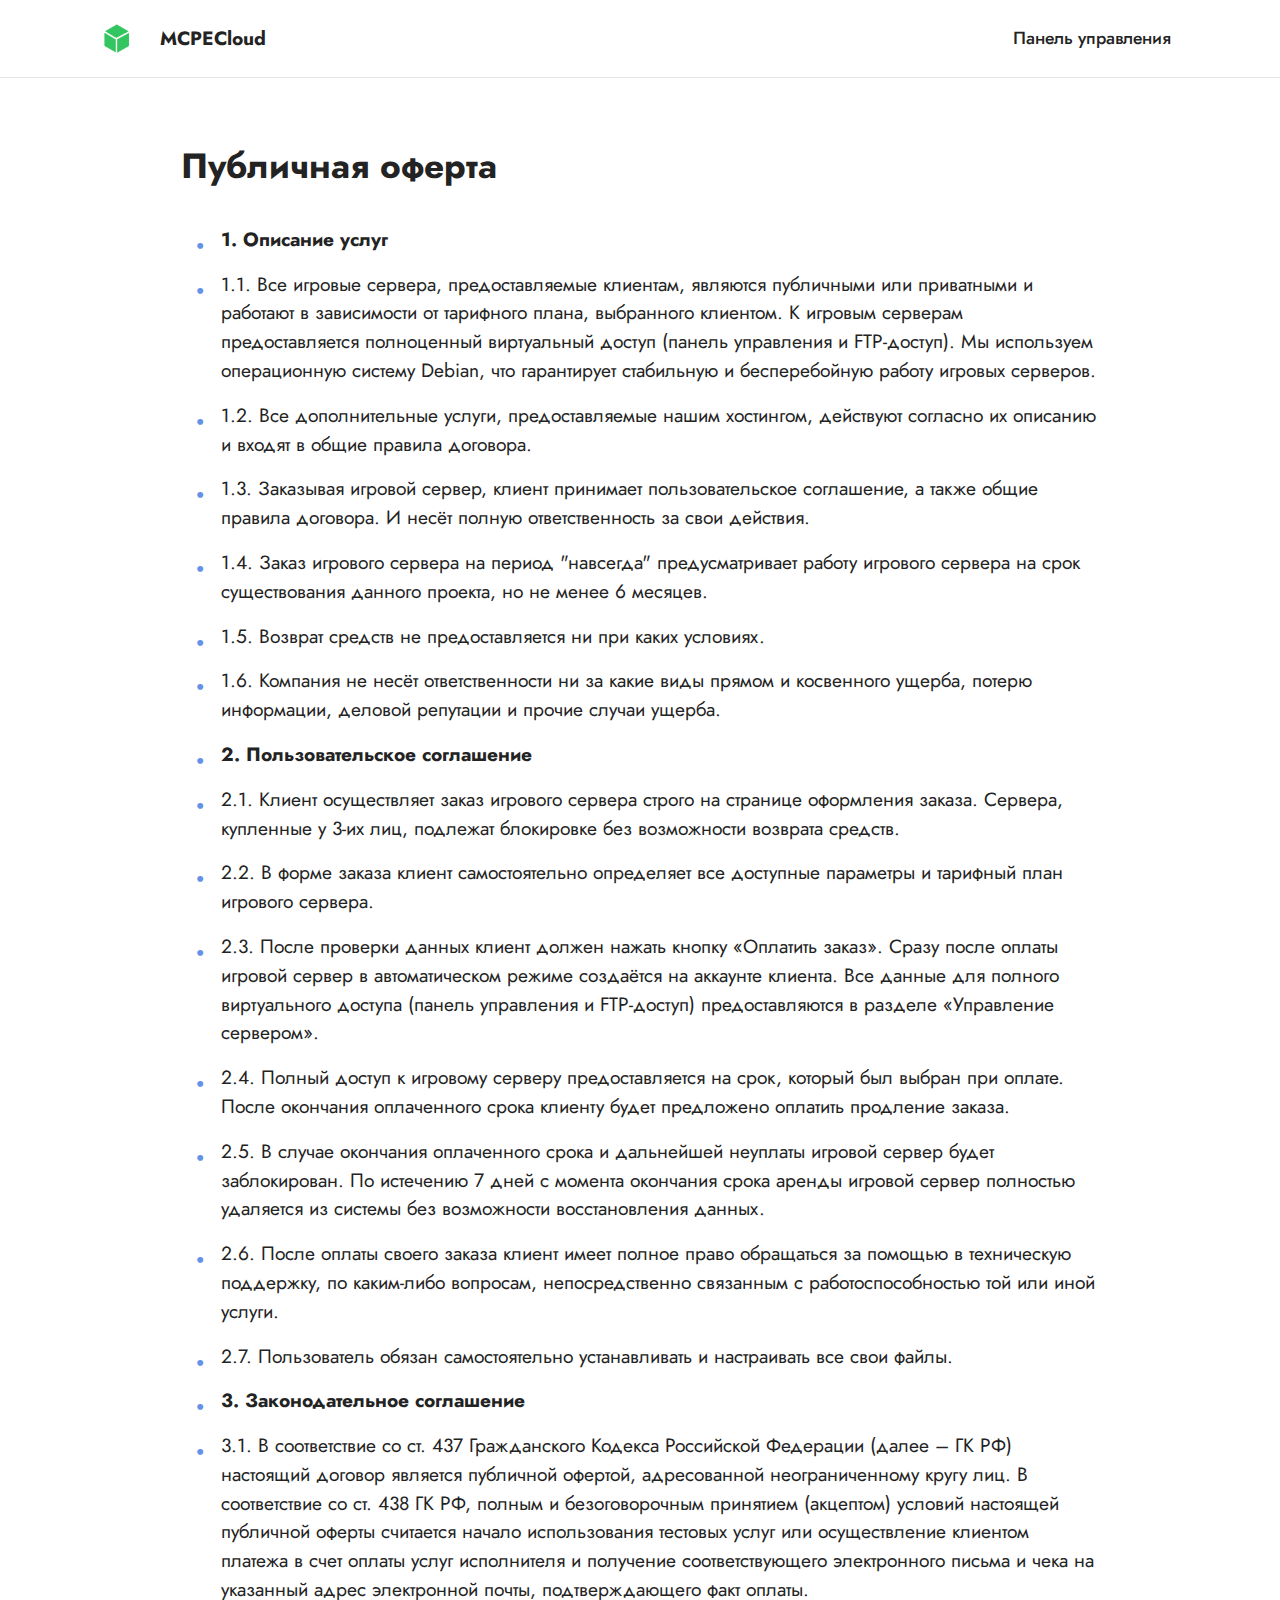
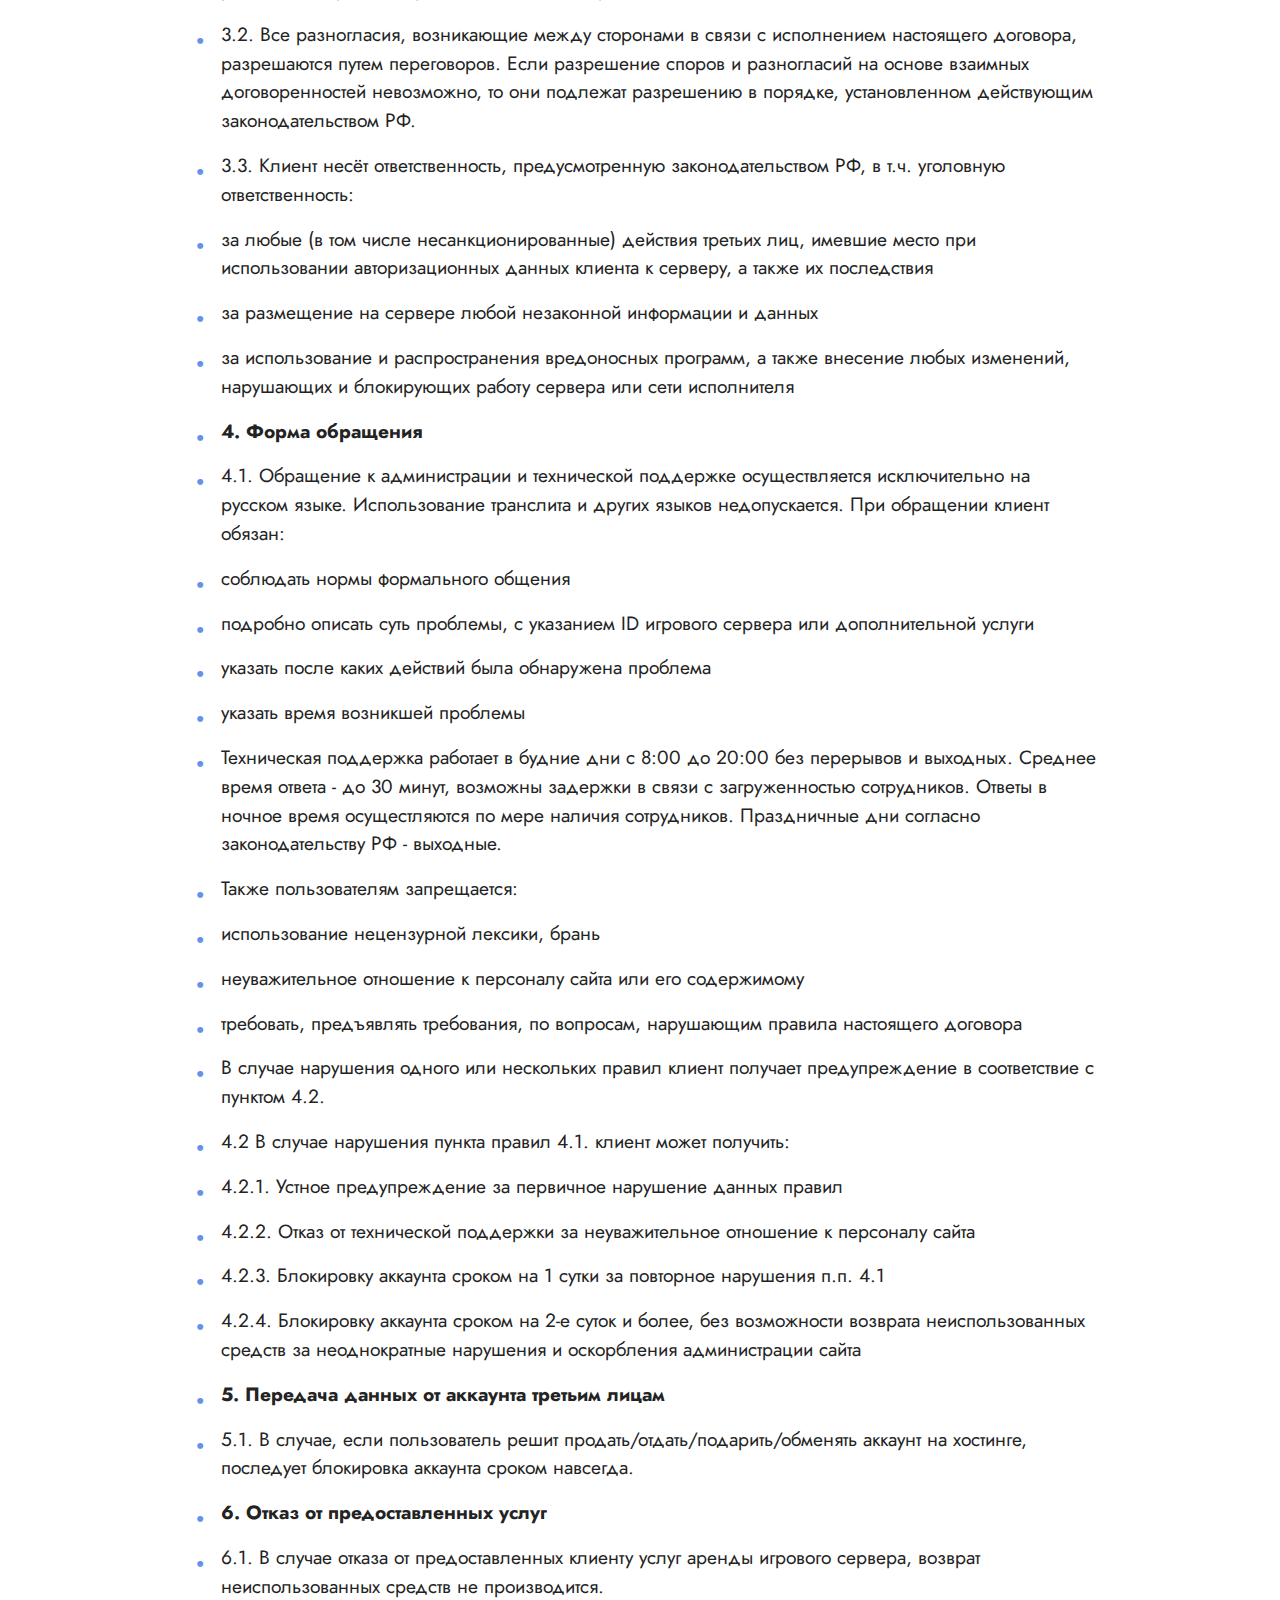
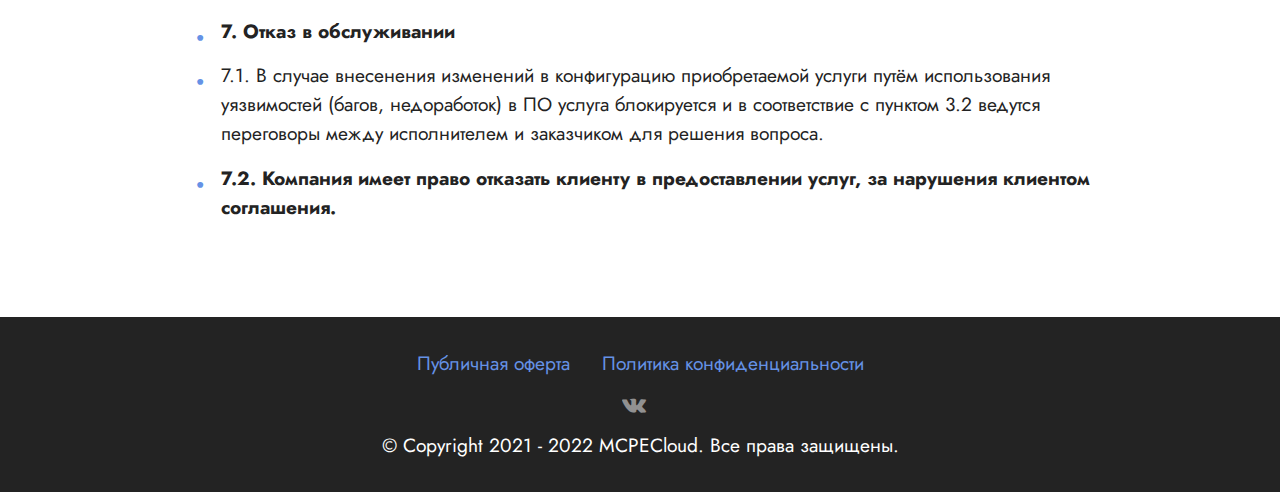
<file: public_oferta.html>
<!DOCTYPE html>
<html  >
<head>
  <meta charset="UTF-8">
  <meta http-equiv="X-UA-Compatible" content="IE=edge">
  <meta name="viewport" content="width=device-width, initial-scale=1, minimum-scale=1">
  <link rel="shortcut icon" href="assets/images/20211118-102459-96x96.png" type="image/x-icon">
  <meta name="description" content="">
  
  
  <title>Публичная оферта</title>
  <link rel="stylesheet" href="assets/bootstrap/css/bootstrap.min.css">
  <link rel="stylesheet" href="assets/bootstrap/css/bootstrap-grid.min.css">
  <link rel="stylesheet" href="assets/bootstrap/css/bootstrap-reboot.min.css">
  <link rel="stylesheet" href="assets/dropdown/css/style.css">
  <link rel="stylesheet" href="assets/socicon/css/styles.css">
  <link rel="stylesheet" href="assets/theme/css/style.css">
  <link rel="preload" href="https://fonts.googleapis.com/css?family=Jost:100,200,300,400,500,600,700,800,900,100i,200i,300i,400i,500i,600i,700i,800i,900i&display=swap" as="style" onload="this.onload=null;this.rel='stylesheet'">
  <noscript><link rel="stylesheet" href="https://fonts.googleapis.com/css?family=Jost:100,200,300,400,500,600,700,800,900,100i,200i,300i,400i,500i,600i,700i,800i,900i&display=swap"></noscript>
  <link rel="preload" as="style" href="assets/mobirise/css/mbr-additional.css"><link rel="stylesheet" href="assets/mobirise/css/mbr-additional.css" type="text/css">
  
  <script src="assets/bootstrap/js/bootstrap.bundle.min.js"></script>  <script src="assets/smoothscroll/smooth-scroll.js"></script>  <script src="assets/ytplayer/index.js"></script>  <script src="assets/dropdown/js/navbar-dropdown.js"></script>  <script src="assets/theme/js/script.js"></script>  
  
  
  
</head>
<body>
  
  <section data-bs-version="5" class="menu cid-s48OLK6784" once="menu" id="menu1-12">
    
    <nav class="navbar navbar-dropdown navbar-fixed-top navbar-expand-lg">
        <div class="container">
            <div class="navbar-brand">
                <span class="navbar-logo">
                    <a href="https://mcpecloud.ru">
                        <img src="assets/images/20211118-102459-96x96.png" alt="" style="height: 3.8rem;">
                    </a>
                </span>
                <span class="navbar-caption-wrap"><a class="navbar-caption text-black text-primary display-7" href="https://mcpecloud.ru">MCPECloud</a></span>
            </div>
            <button class="navbar-toggler" type="button" data-toggle="collapse" data-bs-toggle="collapse" data-target="#navbarSupportedContent" data-bs-target="#navbarSupportedContent" aria-controls="navbarNavAltMarkup" aria-expanded="false" aria-label="Toggle navigation">
                <div class="hamburger">
                    <span></span>
                    <span></span>
                    <span></span>
                    <span></span>
                </div>
            </button>
            <div class="collapse navbar-collapse" id="navbarSupportedContent">
                <ul class="navbar-nav nav-dropdown nav-right" data-app-modern-menu="true"><li class="nav-item"><a class="nav-link link text-black text-primary display-4" href="https://panel.mcpecloud.ru" target="_blank">Панель управления</a></li></ul>
                
                
            </div>
        </div>
    </nav>

</section>

<section data-bs-version="5" class="content14 cid-taZUTx6V8I" id="content14-14">
    
    
    
    <div class="container">
        <div class="row justify-content-center">
            <div class="col-md-12 col-lg-10">
                    <h3 class="mbr-section-title mbr-fonts-style mb-4 display-5">
                        <strong>Публичная оферта</strong></h3>
                <ul class="list mbr-fonts-style display-7">
                    <li><strong>1. Описание услуг
</strong></li><li>1.1. Все игровые сервера, предоставляемые клиентам, являются публичными или приватными и работают в зависимости от тарифного плана, выбранного клиентом. К игровым серверам предоставляется полноценный виртуальный доступ (панель управления и FTP-доступ). Мы используем операционную систему Debian, что гарантирует стабильную и бесперебойную работу игровых серверов.
</li><li>1.2. Все дополнительные услуги, предоставляемые нашим хостингом, действуют согласно их описанию и входят в общие правила договора.
</li><li>1.3. Заказывая игровой сервер, клиент принимает пользовательское соглашение, а также общие правила договора. И несёт полную ответственность за свои действия.
</li><li>1.4. Заказ игрового сервера на период "навсегда" предусматривает работу игрового сервера на срок существования данного проекта, но не менее 6 месяцев.
</li><li>1.5. Возврат средств не предоставляется ни при каких условиях.
</li><li>1.6. Компания не несёт ответственности ни за какие виды прямом и косвенного ущерба, потерю информации, деловой репутации и прочие случаи ущерба.
</li><li><strong>2. Пользовательское соглашение
</strong></li><li>2.1. Клиент осуществляет заказ игрового сервера строго на странице оформления заказа. Сервера, купленные у 3-их лиц, подлежат блокировке без возможности возврата средств.
</li><li>2.2. В форме заказа клиент самостоятельно определяет все доступные параметры и тарифный план игрового сервера.
</li><li>2.3. После проверки данных клиент должен нажать кнопку «Оплатить заказ». Сразу после оплаты игровой сервер в автоматическом режиме создаётся на аккаунте клиента. Все данные для полного виртуального доступа (панель управления и FTP-доступ) предоставляются в разделе «Управление сервером».
</li><li>2.4. Полный доступ к игровому серверу предоставляется на срок, который был выбран при оплате. После окончания оплаченного срока клиенту будет предложено оплатить продление заказа.
</li><li>2.5. В случае окончания оплаченного срока и дальнейшей неуплаты игровой сервер будет заблокирован. По истечению 7 дней с момента окончания срока аренды игровой сервер полностью удаляется из системы без возможности восстановления данных.
</li><li>2.6. После оплаты своего заказа клиент имеет полное право обращаться за помощью в техническую поддержку, по каким-либо вопросам, непосредственно связанным с работоспособностью той или иной услуги.
</li><li>2.7. Пользователь обязан самостоятельно устанавливать и настраивать все свои файлы.
</li><li><strong>3. Законодательное соглашение
</strong></li><li>3.1. В соответствие со ст. 437 Гражданского Кодекса Российской Федерации (далее – ГК РФ) настоящий договор является публичной офертой, адресованной неограниченному кругу лиц. В соответствие со ст. 438 ГК РФ, полным и безоговорочным принятием (акцептом) условий настоящей публичной оферты считается начало использования тестовых услуг или осуществление клиентом платежа в счет оплаты услуг исполнителя и получение соответствующего электронного письма и чека на указанный адрес электронной почты, подтверждающего факт оплаты.
</li><li>3.2. Все разногласия, возникающие между сторонами в связи с исполнением настоящего договора, разрешаются путем переговоров. Если разрешение споров и разногласий на основе взаимных договоренностей невозможно, то они подлежат разрешению в порядке, установленном действующим законодательством РФ.
</li><li>3.3. Клиент несёт ответственность, предусмотренную законодательством РФ, в т.ч. уголовную ответственность:
</li><li>за любые (в том числе несанкционированные) действия третьих лиц, имевшие место при использовании авторизационных данных клиента к серверу, а также их последствия
</li><li>за размещение на сервере любой незаконной информации и данных
</li><li>за использование и распространения вредоносных программ, а также внесение любых изменений, нарушающих и блокирующих работу сервера или сети исполнителя
</li><li><strong>4. Форма обращения
</strong></li><li>4.1. Обращение к администрации и технической поддержке осуществляется исключительно на русском языке. Использование транслита и других языков недопускается. При обращении клиент обязан:
</li><li>соблюдать нормы формального общения
</li><li>подробно описать суть проблемы, с указанием ID игрового сервера или дополнительной услуги
</li><li>указать после каких действий была обнаружена проблема
</li><li>указать время возникшей проблемы
</li><li>Техническая поддержка работает в будние дни с 8:00 до 20:00 без перерывов и выходных. Среднее время ответа - до 30 минут, возможны задержки в связи с загруженностью сотрудников. Ответы в ночное время осущестляются по мере наличия сотрудников. Праздничные дни согласно законодательству РФ - выходные.
</li><li>Также пользователям запрещается:
</li><li>использование нецензурной лексики, брань
</li><li>неуважительное отношение к персоналу сайта или его содержимому
</li><li>требовать, предъявлять требования, по вопросам, нарушающим правила настоящего договора
</li><li>В случае нарушения одного или нескольких правил клиент получает предупреждение в соответствие с пунктом 4.2.
</li><li>4.2 В случае нарушения пункта правил 4.1. клиент может получить:
</li><li>4.2.1. Устное предупреждение за первичное нарушение данных правил
</li><li>4.2.2. Отказ от технической поддержки за неуважительное отношение к персоналу сайта
</li><li>4.2.3. Блокировку аккаунта сроком на 1 сутки за повторное нарушения п.п. 4.1
</li><li>4.2.4. Блокировку аккаунта сроком на 2-е суток и более, без возможности возврата неиспользованных средств за неоднократные нарушения и оскорбления администрации сайта
</li><li><strong>5. Передача данных от аккаунта третьим лицам
</strong></li><li>5.1. В случае, если пользователь решит продать/отдать/подарить/обменять аккаунт на хостинге, последует блокировка аккаунта сроком навсегда.
</li><li><strong>6. Отказ от предоставленных услуг
</strong></li><li>6.1. В случае отказа от предоставленных клиенту услуг аренды игрового сервера, возврат неиспользованных средств не производится.
</li><li><strong>7. Отказ в обслуживании
</strong></li><li>7.1. В случае внесенения изменений в конфигурацию приобретаемой услуги путём использования уязвимостей (багов, недоработок) в ПО услуга блокируется и в соответствие с пунктом 3.2 ведутся переговоры между исполнителем и заказчиком для решения вопроса.
</li><li><strong>7.2. Компания имеет право отказать клиенту в предоставлении услуг, за нарушения клиентом соглашения.</strong></li>
                </ul>
            </div>
        </div>
    </div>
</section>

<section data-bs-version="5" class="footer3 cid-taZSc3Vd7x" once="footers" id="footer3-13">

    

    

    <div class="container">
        <div class="media-container-row align-center mbr-white">
            <div class="row row-links">
                <ul class="foot-menu">
                    
                    
                    
                    
                    
                <li class="foot-menu-item mbr-fonts-style display-7"><a href="public_oferta.html" class="text-primary" target="_blank">Публичная оферта</a></li><li class="foot-menu-item mbr-fonts-style display-7"><a href="priv_policy.html" class="text-primary">Политика конфиденциальности</a></li></ul>
            </div>
            <div class="row social-row">
                <div class="social-list align-right pb-2">
                    
                    
                    
                    
                    
                    
                <div class="soc-item">
                        <a href="https://vk.com/mcpecloud" target="_blank">
                            <span class="mbr-iconfont mbr-iconfont-social socicon-vkontakte socicon"></span>
                        </a>
                    </div></div>
            </div>
            <div class="row row-copirayt">
                <p class="mbr-text mb-0 mbr-fonts-style mbr-white align-center display-7">
                    © Copyright 2021 - 2022 MCPECloud. Все права защищены.</p>
            </div>
        </div>
    </div>
</section>
  
</body>
</html>
</file>
<file: assets/web/assets/mobirise-icons2/mobirise2.css>
@font-face {
  font-family: 'Moririse2';
  font-display: swap;
  src:  url('mobirise2.eot?f2bix4');
  src:  url('mobirise2.eot?f2bix4#iefix') format('embedded-opentype'),
    url('mobirise2.ttf?f2bix4') format('truetype'),
    url('mobirise2.woff?f2bix4') format('woff'),
    url('mobirise2.svg?f2bix4#mobirise2') format('svg');
  font-weight: normal;
  font-style: normal;
}

[class^="mobi-"], [class*=" mobi-"] {
  /* use !important to prevent issues with browser extensions that change fonts */
  font-family: 'Moririse2' !important;
  speak: none;
  font-style: normal;
  font-weight: normal;
  font-variant: normal;
  text-transform: none;
  line-height: 1;

  /* Better Font Rendering =========== */
  -webkit-font-smoothing: antialiased;
  -moz-osx-font-smoothing: grayscale;
}

.mobi-mbri-add-submenu:before {
  content: "\e900";
}
.mobi-mbri-alert:before {
  content: "\e901";
}
.mobi-mbri-align-center:before {
  content: "\e902";
}
.mobi-mbri-align-justify:before {
  content: "\e903";
}
.mobi-mbri-align-left:before {
  content: "\e904";
}
.mobi-mbri-align-right:before {
  content: "\e905";
}
.mobi-mbri-android:before {
  content: "\e906";
}
.mobi-mbri-apple:before {
  content: "\e907";
}
.mobi-mbri-arrow-down:before {
  content: "\e908";
}
.mobi-mbri-arrow-next:before {
  content: "\e909";
}
.mobi-mbri-arrow-prev:before {
  content: "\e90a";
}
.mobi-mbri-arrow-up:before {
  content: "\e90b";
}
.mobi-mbri-bold:before {
  content: "\e90c";
}
.mobi-mbri-bookmark:before {
  content: "\e90d";
}
.mobi-mbri-bootstrap:before {
  content: "\e90e";
}
.mobi-mbri-briefcase:before {
  content: "\e90f";
}
.mobi-mbri-browse:before {
  content: "\e910";
}
.mobi-mbri-bulleted-list:before {
  content: "\e911";
}
.mobi-mbri-calendar:before {
  content: "\e912";
}
.mobi-mbri-camera:before {
  content: "\e913";
}
.mobi-mbri-cart-add:before {
  content: "\e914";
}
.mobi-mbri-cart-full:before {
  content: "\e915";
}
.mobi-mbri-cash:before {
  content: "\e916";
}
.mobi-mbri-change-style:before {
  content: "\e917";
}
.mobi-mbri-chat:before {
  content: "\e918";
}
.mobi-mbri-clock:before {
  content: "\e919";
}
.mobi-mbri-close:before {
  content: "\e91a";
}
.mobi-mbri-cloud:before {
  content: "\e91b";
}
.mobi-mbri-code:before {
  content: "\e91c";
}
.mobi-mbri-contact-form:before {
  content: "\e91d";
}
.mobi-mbri-credit-card:before {
  content: "\e91e";
}
.mobi-mbri-cursor-click:before {
  content: "\e91f";
}
.mobi-mbri-cust-feedback:before {
  content: "\e920";
}
.mobi-mbri-database:before {
  content: "\e921";
}
.mobi-mbri-delivery:before {
  content: "\e922";
}
.mobi-mbri-desktop:before {
  content: "\e923";
}
.mobi-mbri-devices:before {
  content: "\e924";
}
.mobi-mbri-down:before {
  content: "\e925";
}
.mobi-mbri-download-2:before {
  content: "\e926";
}
.mobi-mbri-download:before {
  content: "\e927";
}
.mobi-mbri-drag-n-drop-2:before {
  content: "\e928";
}
.mobi-mbri-drag-n-drop:before {
  content: "\e929";
}
.mobi-mbri-edit-2:before {
  content: "\e92a";
}
.mobi-mbri-edit:before {
  content: "\e92b";
}
.mobi-mbri-error:before {
  content: "\e92c";
}
.mobi-mbri-extension:before {
  content: "\e92d";
}
.mobi-mbri-features:before {
  content: "\e92e";
}
.mobi-mbri-file:before {
  content: "\e92f";
}
.mobi-mbri-flag:before {
  content: "\e930";
}
.mobi-mbri-folder:before {
  content: "\e931";
}
.mobi-mbri-gift:before {
  content: "\e932";
}
.mobi-mbri-github:before {
  content: "\e933";
}
.mobi-mbri-globe-2:before {
  content: "\e934";
}
.mobi-mbri-globe:before {
  content: "\e935";
}
.mobi-mbri-growing-chart:before {
  content: "\e936";
}
.mobi-mbri-hearth:before {
  content: "\e937";
}
.mobi-mbri-help:before {
  content: "\e938";
}
.mobi-mbri-home:before {
  content: "\e939";
}
.mobi-mbri-hot-cup:before {
  content: "\e93a";
}
.mobi-mbri-idea:before {
  content: "\e93b";
}
.mobi-mbri-image-gallery:before {
  content: "\e93c";
}
.mobi-mbri-image-slider:before {
  content: "\e93d";
}
.mobi-mbri-info:before {
  content: "\e93e";
}
.mobi-mbri-italic:before {
  content: "\e93f";
}
.mobi-mbri-key:before {
  content: "\e940";
}
.mobi-mbri-laptop:before {
  content: "\e941";
}
.mobi-mbri-layers:before {
  content: "\e942";
}
.mobi-mbri-left-right:before {
  content: "\e943";
}
.mobi-mbri-left:before {
  content: "\e944";
}
.mobi-mbri-letter:before {
  content: "\e945";
}
.mobi-mbri-like:before {
  content: "\e946";
}
.mobi-mbri-link:before {
  content: "\e947";
}
.mobi-mbri-lock:before {
  content: "\e948";
}
.mobi-mbri-login:before {
  content: "\e949";
}
.mobi-mbri-logout:before {
  content: "\e94a";
}
.mobi-mbri-magic-stick:before {
  content: "\e94b";
}
.mobi-mbri-map-pin:before {
  content: "\e94c";
}
.mobi-mbri-menu:before {
  content: "\e94d";
}
.mobi-mbri-mobile-2:before {
  content: "\e94e";
}
.mobi-mbri-mobile-horizontal:before {
  content: "\e94f";
}
.mobi-mbri-mobile:before {
  content: "\e950";
}
.mobi-mbri-mobirise:before {
  content: "\e951";
}
.mobi-mbri-more-horizontal:before {
  content: "\e952";
}
.mobi-mbri-more-vertical:before {
  content: "\e953";
}
.mobi-mbri-music:before {
  content: "\e954";
}
.mobi-mbri-new-file:before {
  content: "\e955";
}
.mobi-mbri-numbered-list:before {
  content: "\e956";
}
.mobi-mbri-opened-folder:before {
  content: "\e957";
}
.mobi-mbri-pages:before {
  content: "\e958";
}
.mobi-mbri-paper-plane:before {
  content: "\e959";
}
.mobi-mbri-paperclip:before {
  content: "\e95a";
}
.mobi-mbri-phone:before {
  content: "\e95b";
}
.mobi-mbri-photo:before {
  content: "\e95c";
}
.mobi-mbri-photos:before {
  content: "\e95d";
}
.mobi-mbri-pin:before {
  content: "\e95e";
}
.mobi-mbri-play:before {
  content: "\e95f";
}
.mobi-mbri-plus:before {
  content: "\e960";
}
.mobi-mbri-preview:before {
  content: "\e961";
}
.mobi-mbri-print:before {
  content: "\e962";
}
.mobi-mbri-protect:before {
  content: "\e963";
}
.mobi-mbri-question:before {
  content: "\e964";
}
.mobi-mbri-quote-left:before {
  content: "\e965";
}
.mobi-mbri-quote-right:before {
  content: "\e966";
}
.mobi-mbri-redo:before {
  content: "\e967";
}
.mobi-mbri-refresh:before {
  content: "\e968";
}
.mobi-mbri-responsive-2:before {
  content: "\e969";
}
.mobi-mbri-responsive:before {
  content: "\e96a";
}
.mobi-mbri-right:before {
  content: "\e96b";
}
.mobi-mbri-rocket:before {
  content: "\e96c";
}
.mobi-mbri-sad-face:before {
  content: "\e96d";
}
.mobi-mbri-sale:before {
  content: "\e96e";
}
.mobi-mbri-save:before {
  content: "\e96f";
}
.mobi-mbri-search:before {
  content: "\e970";
}
.mobi-mbri-setting-2:before {
  content: "\e971";
}
.mobi-mbri-setting-3:before {
  content: "\e972";
}
.mobi-mbri-setting:before {
  content: "\e973";
}
.mobi-mbri-share:before {
  content: "\e974";
}
.mobi-mbri-shopping-bag:before {
  content: "\e975";
}
.mobi-mbri-shopping-basket:before {
  content: "\e976";
}
.mobi-mbri-shopping-cart:before {
  content: "\e977";
}
.mobi-mbri-sites:before {
  content: "\e978";
}
.mobi-mbri-smile-face:before {
  content: "\e979";
}
.mobi-mbri-speed:before {
  content: "\e97a";
}
.mobi-mbri-star:before {
  content: "\e97b";
}
.mobi-mbri-success:before {
  content: "\e97c";
}
.mobi-mbri-sun:before {
  content: "\e97d";
}
.mobi-mbri-sun2:before {
  content: "\e97e";
}
.mobi-mbri-tablet-vertical:before {
  content: "\e97f";
}
.mobi-mbri-tablet:before {
  content: "\e980";
}
.mobi-mbri-target:before {
  content: "\e981";
}
.mobi-mbri-timer:before {
  content: "\e982";
}
.mobi-mbri-to-ftp:before {
  content: "\e983";
}
.mobi-mbri-to-local-drive:before {
  content: "\e984";
}
.mobi-mbri-touch-swipe:before {
  content: "\e985";
}
.mobi-mbri-touch:before {
  content: "\e986";
}
.mobi-mbri-trash:before {
  content: "\e987";
}
.mobi-mbri-underline:before {
  content: "\e988";
}
.mobi-mbri-undo:before {
  content: "\e989";
}
.mobi-mbri-unlink:before {
  content: "\e98a";
}
.mobi-mbri-unlock:before {
  content: "\e98b";
}
.mobi-mbri-up-down:before {
  content: "\e98c";
}
.mobi-mbri-up:before {
  content: "\e98d";
}
.mobi-mbri-update:before {
  content: "\e98e";
}
.mobi-mbri-upload-2:before {
  content: "\e98f";
}
.mobi-mbri-upload:before {
  content: "\e990";
}
.mobi-mbri-user-2:before {
  content: "\e991";
}
.mobi-mbri-user:before {
  content: "\e992";
}
.mobi-mbri-users:before {
  content: "\e993";
}
.mobi-mbri-video-play:before {
  content: "\e994";
}
.mobi-mbri-video:before {
  content: "\e995";
}
.mobi-mbri-watch:before {
  content: "\e996";
}
.mobi-mbri-website-theme-2:before {
  content: "\e997";
}
.mobi-mbri-website-theme:before {
  content: "\e998";
}
.mobi-mbri-wifi:before {
  content: "\e999";
}
.mobi-mbri-windows:before {
  content: "\e99a";
}
.mobi-mbri-zoom-in:before {
  content: "\e99b";
}
.mobi-mbri-zoom-out:before {
  content: "\e99c";
}
</file>
<file: assets/web/assets/mobirise-icons/mobirise-icons.css>
@font-face {
  font-family: 'MobiriseIcons';
  src:  url('mobirise-icons.eot?spat4u');
  src:  url('mobirise-icons.eot?spat4u#iefix') format('embedded-opentype'),
    url('mobirise-icons.ttf?spat4u') format('truetype'),
    url('mobirise-icons.woff?spat4u') format('woff'),
    url('mobirise-icons.svg?spat4u#MobiriseIcons') format('svg');
  font-weight: normal;
  font-style: normal;
  font-display: swap;
}

[class^="mbri-"], [class*=" mbri-"] {
  /* use !important to prevent issues with browser extensions that change fonts */
  font-family: MobiriseIcons !important;
  speak: none;
  font-style: normal;
  font-weight: normal;
  font-variant: normal;
  text-transform: none;
  line-height: 1;

  /* Better Font Rendering =========== */
  -webkit-font-smoothing: antialiased;
  -moz-osx-font-smoothing: grayscale;
}

.mbri-add-submenu:before {
  content: "\e900";
}
.mbri-alert:before {
  content: "\e901";
}
.mbri-align-center:before {
  content: "\e902";
}
.mbri-align-justify:before {
  content: "\e903";
}
.mbri-align-left:before {
  content: "\e904";
}
.mbri-align-right:before {
  content: "\e905";
}
.mbri-android:before {
  content: "\e906";
}
.mbri-apple:before {
  content: "\e907";
}
.mbri-arrow-down:before {
  content: "\e908";
}
.mbri-arrow-next:before {
  content: "\e909";
}
.mbri-arrow-prev:before {
  content: "\e90a";
}
.mbri-arrow-up:before {
  content: "\e90b";
}
.mbri-bold:before {
  content: "\e90c";
}
.mbri-bookmark:before {
  content: "\e90d";
}
.mbri-bootstrap:before {
  content: "\e90e";
}
.mbri-briefcase:before {
  content: "\e90f";
}
.mbri-browse:before {
  content: "\e910";
}
.mbri-bulleted-list:before {
  content: "\e911";
}
.mbri-calendar:before {
  content: "\e912";
}
.mbri-camera:before {
  content: "\e913";
}
.mbri-cart-add:before {
  content: "\e914";
}
.mbri-cart-full:before {
  content: "\e915";
}
.mbri-cash:before {
  content: "\e916";
}
.mbri-change-style:before {
  content: "\e917";
}
.mbri-chat:before {
  content: "\e918";
}
.mbri-clock:before {
  content: "\e919";
}
.mbri-close:before {
  content: "\e91a";
}
.mbri-cloud:before {
  content: "\e91b";
}
.mbri-code:before {
  content: "\e91c";
}
.mbri-contact-form:before {
  content: "\e91d";
}
.mbri-credit-card:before {
  content: "\e91e";
}
.mbri-cursor-click:before {
  content: "\e91f";
}
.mbri-cust-feedback:before {
  content: "\e920";
}
.mbri-database:before {
  content: "\e921";
}
.mbri-delivery:before {
  content: "\e922";
}
.mbri-desktop:before {
  content: "\e923";
}
.mbri-devices:before {
  content: "\e924";
}
.mbri-down:before {
  content: "\e925";
}
.mbri-download:before {
  content: "\e989";
}
.mbri-drag-n-drop:before {
  content: "\e927";
}
.mbri-drag-n-drop2:before {
  content: "\e928";
}
.mbri-edit:before {
  content: "\e929";
}
.mbri-edit2:before {
  content: "\e92a";
}
.mbri-error:before {
  content: "\e92b";
}
.mbri-extension:before {
  content: "\e92c";
}
.mbri-features:before {
  content: "\e92d";
}
.mbri-file:before {
  content: "\e92e";
}
.mbri-flag:before {
  content: "\e92f";
}
.mbri-folder:before {
  content: "\e930";
}
.mbri-gift:before {
  content: "\e931";
}
.mbri-github:before {
  content: "\e932";
}
.mbri-globe:before {
  content: "\e933";
}
.mbri-globe-2:before {
  content: "\e934";
}
.mbri-growing-chart:before {
  content: "\e935";
}
.mbri-hearth:before {
  content: "\e936";
}
.mbri-help:before {
  content: "\e937";
}
.mbri-home:before {
  content: "\e938";
}
.mbri-hot-cup:before {
  content: "\e939";
}
.mbri-idea:before {
  content: "\e93a";
}
.mbri-image-gallery:before {
  content: "\e93b";
}
.mbri-image-slider:before {
  content: "\e93c";
}
.mbri-info:before {
  content: "\e93d";
}
.mbri-italic:before {
  content: "\e93e";
}
.mbri-key:before {
  content: "\e93f";
}
.mbri-laptop:before {
  content: "\e940";
}
.mbri-layers:before {
  content: "\e941";
}
.mbri-left-right:before {
  content: "\e942";
}
.mbri-left:before {
  content: "\e943";
}
.mbri-letter:before {
  content: "\e944";
}
.mbri-like:before {
  content: "\e945";
}
.mbri-link:before {
  content: "\e946";
}
.mbri-lock:before {
  content: "\e947";
}
.mbri-login:before {
  content: "\e948";
}
.mbri-logout:before {
  content: "\e949";
}
.mbri-magic-stick:before {
  content: "\e94a";
}
.mbri-map-pin:before {
  content: "\e94b";
}
.mbri-menu:before {
  content: "\e94c";
}
.mbri-mobile:before {
  content: "\e94d";
}
.mbri-mobile2:before {
  content: "\e94e";
}
.mbri-mobirise:before {
  content: "\e94f";
}
.mbri-more-horizontal:before {
  content: "\e950";
}
.mbri-more-vertical:before {
  content: "\e951";
}
.mbri-music:before {
  content: "\e952";
}
.mbri-new-file:before {
  content: "\e953";
}
.mbri-numbered-list:before {
  content: "\e954";
}
.mbri-opened-folder:before {
  content: "\e955";
}
.mbri-pages:before {
  content: "\e956";
}
.mbri-paper-plane:before {
  content: "\e957";
}
.mbri-paperclip:before {
  content: "\e958";
}
.mbri-photo:before {
  content: "\e959";
}
.mbri-photos:before {
  content: "\e95a";
}
.mbri-pin:before {
  content: "\e95b";
}
.mbri-play:before {
  content: "\e95c";
}
.mbri-plus:before {
  content: "\e95d";
}
.mbri-preview:before {
  content: "\e95e";
}
.mbri-print:before {
  content: "\e95f";
}
.mbri-protect:before {
  content: "\e960";
}
.mbri-question:before {
  content: "\e961";
}
.mbri-quote-left:before {
  content: "\e962";
}
.mbri-quote-right:before {
  content: "\e963";
}
.mbri-refresh:before {
  content: "\e964";
}
.mbri-responsive:before {
  content: "\e965";
}
.mbri-right:before {
  content: "\e966";
}
.mbri-rocket:before {
  content: "\e967";
}
.mbri-sad-face:before {
  content: "\e968";
}
.mbri-sale:before {
  content: "\e969";
}
.mbri-save:before {
  content: "\e96a";
}
.mbri-search:before {
  content: "\e96b";
}
.mbri-setting:before {
  content: "\e96c";
}
.mbri-setting2:before {
  content: "\e96d";
}
.mbri-setting3:before {
  content: "\e96e";
}
.mbri-share:before {
  content: "\e96f";
}
.mbri-shopping-bag:before {
  content: "\e970";
}
.mbri-shopping-basket:before {
  content: "\e971";
}
.mbri-shopping-cart:before {
  content: "\e972";
}
.mbri-sites:before {
  content: "\e973";
}
.mbri-smile-face:before {
  content: "\e974";
}
.mbri-speed:before {
  content: "\e975";
}
.mbri-star:before {
  content: "\e976";
}
.mbri-success:before {
  content: "\e977";
}
.mbri-sun:before {
  content: "\e978";
}
.mbri-sun2:before {
  content: "\e979";
}
.mbri-tablet:before {
  content: "\e97a";
}
.mbri-tablet-vertical:before {
  content: "\e97b";
}
.mbri-target:before {
  content: "\e97c";
}
.mbri-timer:before {
  content: "\e97d";
}
.mbri-to-ftp:before {
  content: "\e97e";
}
.mbri-to-local-drive:before {
  content: "\e97f";
}
.mbri-touch-swipe:before {
  content: "\e980";
}
.mbri-touch:before {
  content: "\e981";
}
.mbri-trash:before {
  content: "\e982";
}
.mbri-underline:before {
  content: "\e983";
}
.mbri-unlink:before {
  content: "\e984";
}
.mbri-unlock:before {
  content: "\e985";
}
.mbri-up-down:before {
  content: "\e986";
}
.mbri-up:before {
  content: "\e987";
}
.mbri-update:before {
  content: "\e988";
}
.mbri-upload:before {
 content: "\e926"; 
}
.mbri-user:before {
  content: "\e98a";
}
.mbri-user2:before {
  content: "\e98b";
}
.mbri-users:before {
  content: "\e98c";
}
.mbri-video:before {
  content: "\e98d";
}
.mbri-video-play:before {
  content: "\e98e";
}
.mbri-watch:before {
  content: "\e98f";
}
.mbri-website-theme:before {
  content: "\e990";
}
.mbri-wifi:before {
  content: "\e991";
}
.mbri-windows:before {
  content: "\e992";
}
.mbri-zoom-out:before {
  content: "\e993";
}
.mbri-redo:before {
  content: "\e994";
}
.mbri-undo:before {
  content: "\e995";
}
</file>
<file: assets/dropdown/css/style.css>
.navbar-dropdown {
  left: 0;
  padding: 0;
  position: absolute;
  right: 0;
  top: 0;
  transition: all 0.45s ease;
  z-index: 1030;
  background: #282828; }
  .navbar-dropdown .navbar-logo {
    margin-right: 0.8rem;
    transition: margin 0.3s ease-in-out;
    vertical-align: middle; }
    .navbar-dropdown .navbar-logo img {
      height: 3.125rem;
      transition: all 0.3s ease-in-out; }
    .navbar-dropdown .navbar-logo.mbr-iconfont {
      font-size: 3.125rem;
      line-height: 3.125rem; }
  .navbar-dropdown .navbar-caption {
    font-weight: 700;
    white-space: normal;
    vertical-align: -4px;
    line-height: 3.125rem !important; }
    .navbar-dropdown .navbar-caption, .navbar-dropdown .navbar-caption:hover {
      color: inherit;
      text-decoration: none; }
  .navbar-dropdown .mbr-iconfont + .navbar-caption {
    vertical-align: -1px; }
  .navbar-dropdown.navbar-fixed-top {
    position: fixed; }
  .navbar-dropdown .navbar-brand span {
    vertical-align: -4px; }
  .navbar-dropdown.bg-color.transparent {
    background: none; }
  .navbar-dropdown.navbar-short .navbar-brand {
    padding: 0.625rem 0; }
    .navbar-dropdown.navbar-short .navbar-brand span {
      vertical-align: -1px; }
  .navbar-dropdown.navbar-short .navbar-caption {
    line-height: 2.375rem !important;
    vertical-align: -2px; }
  .navbar-dropdown.navbar-short .navbar-logo {
    margin-right: 0.5rem; }
    .navbar-dropdown.navbar-short .navbar-logo img {
      height: 2.375rem; }
    .navbar-dropdown.navbar-short .navbar-logo.mbr-iconfont {
      font-size: 2.375rem;
      line-height: 2.375rem; }
  .navbar-dropdown.navbar-short .mbr-table-cell {
    height: 3.625rem; }
  .navbar-dropdown .navbar-close {
    left: 0.6875rem;
    position: fixed;
    top: 0.75rem;
    z-index: 1000; }
  .navbar-dropdown .hamburger-icon {
    content: "";
    display: inline-block;
    vertical-align: middle;
    width: 16px;
    -webkit-box-shadow: 0 -6px 0 1px #282828,0 0 0 1px #282828,0 6px 0 1px #282828;
    -moz-box-shadow: 0 -6px 0 1px #282828,0 0 0 1px #282828,0 6px 0 1px #282828;
    box-shadow: 0 -6px 0 1px #282828,0 0 0 1px #282828,0 6px 0 1px #282828; }

.dropdown-menu .dropdown-toggle[data-toggle="dropdown-submenu"]::after {
  border-bottom: 0.35em solid transparent;
  border-left: 0.35em solid;
  border-right: 0;
  border-top: 0.35em solid transparent;
  margin-left: 0.3rem; }

.dropdown-menu .dropdown-item:focus {
  outline: 0; }

.nav-dropdown {
  font-size: 0.75rem;
  font-weight: 500;
  height: auto !important; }
  .nav-dropdown .nav-btn {
    padding-left: 1rem; }
  .nav-dropdown .link {
    margin: .667em 1.667em;
    font-weight: 500;
    padding: 0;
    transition: color .2s ease-in-out; }
    .nav-dropdown .link.dropdown-toggle {
      margin-right: 2.583em; }
      .nav-dropdown .link.dropdown-toggle::after {
        margin-left: .25rem;
        border-top: 0.35em solid;
        border-right: 0.35em solid transparent;
        border-left: 0.35em solid transparent;
        border-bottom: 0; }
      .nav-dropdown .link.dropdown-toggle[aria-expanded="true"] {
        margin: 0;
        padding: 0.667em 3.263em  0.667em 1.667em; }
  .nav-dropdown .link::after,
  .nav-dropdown .dropdown-item::after {
    color: inherit; }
  .nav-dropdown .btn {
    font-size: 0.75rem;
    font-weight: 700;
    letter-spacing: 0;
    margin-bottom: 0;
    padding-left: 1.25rem;
    padding-right: 1.25rem; }
  .nav-dropdown .dropdown-menu {
    border-radius: 0;
    border: 0;
    left: 0;
    margin: 0;
    padding-bottom: 1.25rem;
    padding-top: 1.25rem;
    position: relative; }
  .nav-dropdown .dropdown-submenu {
    margin-left: 0.125rem;
    top: 0; }
  .nav-dropdown .dropdown-item {
    font-weight: 500;
    line-height: 2;
    padding: 0.3846em 4.615em 0.3846em 1.5385em;
    position: relative;
    transition: color .2s ease-in-out, background-color .2s ease-in-out; }
    .nav-dropdown .dropdown-item::after {
      margin-top: -0.3077em;
      position: absolute;
      right: 1.1538em;
      top: 50%; }
    .nav-dropdown .dropdown-item:focus, .nav-dropdown .dropdown-item:hover {
      background: none; }

@media (max-width: 767px) {
  .nav-dropdown.navbar-toggleable-sm {
    bottom: 0;
    display: none;
    left: 0;
    overflow-x: hidden;
    position: fixed;
    top: 0;
    transform: translateX(-100%);
    -ms-transform: translateX(-100%);
    -webkit-transform: translateX(-100%);
    width: 18.75rem;
    z-index: 999; } }
.nav-dropdown.navbar-toggleable-xl {
  bottom: 0;
  display: none;
  left: 0;
  overflow-x: hidden;
  position: fixed;
  top: 0;
  transform: translateX(-100%);
  -ms-transform: translateX(-100%);
  -webkit-transform: translateX(-100%);
  width: 18.75rem;
  z-index: 999; }

.nav-dropdown-sm {
  display: block !important;
  overflow-x: hidden;
  overflow: auto;
  padding-top: 3.875rem; }
  .nav-dropdown-sm::after {
    content: "";
    display: block;
    height: 3rem;
    width: 100%; }
  .nav-dropdown-sm.collapse.in ~ .navbar-close {
    display: block !important; }
  .nav-dropdown-sm.collapsing, .nav-dropdown-sm.collapse.in {
    transform: translateX(0);
    -ms-transform: translateX(0);
    -webkit-transform: translateX(0);
    transition: all 0.25s ease-out;
    -webkit-transition: all 0.25s ease-out;
    background: #282828; }
  .nav-dropdown-sm.collapsing[aria-expanded="false"] {
    transform: translateX(-100%);
    -ms-transform: translateX(-100%);
    -webkit-transform: translateX(-100%); }
  .nav-dropdown-sm .nav-item {
    display: block;
    margin-left: 0 !important;
    padding-left: 0; }
  .nav-dropdown-sm .link,
  .nav-dropdown-sm .dropdown-item {
    border-top: 1px dotted rgba(255, 255, 255, 0.1);
    font-size: 0.8125rem;
    line-height: 1.6;
    margin: 0 !important;
    padding: 0.875rem 2.4rem 0.875rem 1.5625rem !important;
    position: relative;
    white-space: normal; }
    .nav-dropdown-sm .link:focus, .nav-dropdown-sm .link:hover,
    .nav-dropdown-sm .dropdown-item:focus,
    .nav-dropdown-sm .dropdown-item:hover {
      background: rgba(0, 0, 0, 0.2) !important;
      color: #c0a375; }
  .nav-dropdown-sm .nav-btn {
    position: relative;
    padding: 1.5625rem 1.5625rem 0 1.5625rem; }
    .nav-dropdown-sm .nav-btn::before {
      border-top: 1px dotted rgba(255, 255, 255, 0.1);
      content: "";
      left: 0;
      position: absolute;
      top: 0;
      width: 100%; }
    .nav-dropdown-sm .nav-btn + .nav-btn {
      padding-top: 0.625rem; }
      .nav-dropdown-sm .nav-btn + .nav-btn::before {
        display: none; }
  .nav-dropdown-sm .btn {
    padding: 0.625rem 0; }
  .nav-dropdown-sm .dropdown-toggle[data-toggle="dropdown-submenu"]::after {
    margin-left: .25rem;
    border-top: 0.35em solid;
    border-right: 0.35em solid transparent;
    border-left: 0.35em solid transparent;
    border-bottom: 0; }
  .nav-dropdown-sm .dropdown-toggle[data-toggle="dropdown-submenu"][aria-expanded="true"]::after {
    border-top: 0;
    border-right: 0.35em solid transparent;
    border-left: 0.35em solid transparent;
    border-bottom: 0.35em solid; }
  .nav-dropdown-sm .dropdown-menu {
    margin: 0;
    padding: 0;
    position: relative;
    top: 0;
    left: 0;
    width: 100%;
    border: 0;
    float: none;
    border-radius: 0;
    background: none; }
  .nav-dropdown-sm .dropdown-submenu {
    left: 100%;
    margin-left: 0.125rem;
    margin-top: -1.25rem;
    top: 0; }

.navbar-toggleable-sm .nav-dropdown .dropdown-menu {
  position: absolute; }

.navbar-toggleable-sm .nav-dropdown .dropdown-submenu {
  left: 100%;
  margin-left: 0.125rem;
  margin-top: -1.25rem;
  top: 0; }

.navbar-toggleable-sm.opened .nav-dropdown .dropdown-menu {
  position: relative; }

.navbar-toggleable-sm.opened .nav-dropdown .dropdown-submenu {
  left: 0;
  margin-left: 00rem;
  margin-top: 0rem;
  top: 0; }

.is-builder .nav-dropdown.collapsing {
  transition: none !important; }
</file>
<file: assets/socicon/css/styles.css>
@charset "UTF-8";

@font-face {
  font-family: 'Socicon';
  src:  url('../fonts/socicon.eot');
  src:  url('../fonts/socicon.eot?#iefix') format('embedded-opentype'),
    url('../fonts/socicon.woff2') format('woff2'),
    url('../fonts/socicon.ttf') format('truetype'),
    url('../fonts/socicon.woff') format('woff'),
    url('../fonts/socicon.svg#socicon') format('svg');
  font-weight: normal;
  font-style: normal;
  font-display: swap;
}

[data-icon]:before {
  font-family: "socicon" !important;
  content: attr(data-icon);
  font-style: normal !important;
  font-weight: normal !important;
  font-variant: normal !important;
  text-transform: none !important;
  speak: none;
  line-height: 1;
  -webkit-font-smoothing: antialiased;
  -moz-osx-font-smoothing: grayscale;
}

[class^="socicon-"], [class*=" socicon-"] {
  /* use !important to prevent issues with browser extensions that change fonts */
  font-family: 'Socicon' !important;
  speak: none;
  font-style: normal;
  font-weight: normal;
  font-variant: normal;
  text-transform: none;
  line-height: 1;

  /* Better Font Rendering =========== */
  -webkit-font-smoothing: antialiased;
  -moz-osx-font-smoothing: grayscale;
}

.socicon-eitaa:before {
  content: "\e97c";
}
.socicon-soroush:before {
  content: "\e97d";
}
.socicon-bale:before {
  content: "\e97e";
}
.socicon-zazzle:before {
  content: "\e97b";
}
.socicon-society6:before {
  content: "\e97a";
}
.socicon-redbubble:before {
  content: "\e979";
}
.socicon-avvo:before {
  content: "\e978";
}
.socicon-stitcher:before {
  content: "\e977";
}
.socicon-googlehangouts:before {
  content: "\e974";
}
.socicon-dlive:before {
  content: "\e975";
}
.socicon-vsco:before {
  content: "\e976";
}
.socicon-flipboard:before {
  content: "\e973";
}
.socicon-ubuntu:before {
  content: "\e958";
}
.socicon-artstation:before {
  content: "\e959";
}
.socicon-invision:before {
  content: "\e95a";
}
.socicon-torial:before {
  content: "\e95b";
}
.socicon-collectorz:before {
  content: "\e95c";
}
.socicon-seenthis:before {
  content: "\e95d";
}
.socicon-googleplaymusic:before {
  content: "\e95e";
}
.socicon-debian:before {
  content: "\e95f";
}
.socicon-filmfreeway:before {
  content: "\e960";
}
.socicon-gnome:before {
  content: "\e961";
}
.socicon-itchio:before {
  content: "\e962";
}
.socicon-jamendo:before {
  content: "\e963";
}
.socicon-mix:before {
  content: "\e964";
}
.socicon-sharepoint:before {
  content: "\e965";
}
.socicon-tinder:before {
  content: "\e966";
}
.socicon-windguru:before {
  content: "\e967";
}
.socicon-cdbaby:before {
  content: "\e968";
}
.socicon-elementaryos:before {
  content: "\e969";
}
.socicon-stage32:before {
  content: "\e96a";
}
.socicon-tiktok:before {
  content: "\e96b";
}
.socicon-gitter:before {
  content: "\e96c";
}
.socicon-letterboxd:before {
  content: "\e96d";
}
.socicon-threema:before {
  content: "\e96e";
}
.socicon-splice:before {
  content: "\e96f";
}
.socicon-metapop:before {
  content: "\e970";
}
.socicon-naver:before {
  content: "\e971";
}
.socicon-remote:before {
  content: "\e972";
}
.socicon-internet:before {
  content: "\e957";
}
.socicon-moddb:before {
  content: "\e94b";
}
.socicon-indiedb:before {
  content: "\e94c";
}
.socicon-traxsource:before {
  content: "\e94d";
}
.socicon-gamefor:before {
  content: "\e94e";
}
.socicon-pixiv:before {
  content: "\e94f";
}
.socicon-myanimelist:before {
  content: "\e950";
}
.socicon-blackberry:before {
  content: "\e951";
}
.socicon-wickr:before {
  content: "\e952";
}
.socicon-spip:before {
  content: "\e953";
}
.socicon-napster:before {
  content: "\e954";
}
.socicon-beatport:before {
  content: "\e955";
}
.socicon-hackerone:before {
  content: "\e956";
}
.socicon-hackernews:before {
  content: "\e946";
}
.socicon-smashwords:before {
  content: "\e947";
}
.socicon-kobo:before {
  content: "\e948";
}
.socicon-bookbub:before {
  content: "\e949";
}
.socicon-mailru:before {
  content: "\e94a";
}
.socicon-gitlab:before {
  content: "\e945";
}
.socicon-instructables:before {
  content: "\e944";
}
.socicon-portfolio:before {
  content: "\e943";
}
.socicon-codered:before {
  content: "\e940";
}
.socicon-origin:before {
  content: "\e941";
}
.socicon-nextdoor:before {
  content: "\e942";
}
.socicon-udemy:before {
  content: "\e93f";
}
.socicon-livemaster:before {
  content: "\e93e";
}
.socicon-crunchbase:before {
  content: "\e93b";
}
.socicon-homefy:before {
  content: "\e93c";
}
.socicon-calendly:before {
  content: "\e93d";
}
.socicon-realtor:before {
  content: "\e90f";
}
.socicon-tidal:before {
  content: "\e910";
}
.socicon-qobuz:before {
  content: "\e911";
}
.socicon-natgeo:before {
  content: "\e912";
}
.socicon-mastodon:before {
  content: "\e913";
}
.socicon-unsplash:before {
  content: "\e914";
}
.socicon-homeadvisor:before {
  content: "\e915";
}
.socicon-angieslist:before {
  content: "\e916";
}
.socicon-codepen:before {
  content: "\e917";
}
.socicon-slack:before {
  content: "\e918";
}
.socicon-openaigym:before {
  content: "\e919";
}
.socicon-logmein:before {
  content: "\e91a";
}
.socicon-fiverr:before {
  content: "\e91b";
}
.socicon-gotomeeting:before {
  content: "\e91c";
}
.socicon-aliexpress:before {
  content: "\e91d";
}
.socicon-guru:before {
  content: "\e91e";
}
.socicon-appstore:before {
  content: "\e91f";
}
.socicon-homes:before {
  content: "\e920";
}
.socicon-zoom:before {
  content: "\e921";
}
.socicon-alibaba:before {
  content: "\e922";
}
.socicon-craigslist:before {
  content: "\e923";
}
.socicon-wix:before {
  content: "\e924";
}
.socicon-redfin:before {
  content: "\e925";
}
.socicon-googlecalendar:before {
  content: "\e926";
}
.socicon-shopify:before {
  content: "\e927";
}
.socicon-freelancer:before {
  content: "\e928";
}
.socicon-seedrs:before {
  content: "\e929";
}
.socicon-bing:before {
  content: "\e92a";
}
.socicon-doodle:before {
  content: "\e92b";
}
.socicon-bonanza:before {
  content: "\e92c";
}
.socicon-squarespace:before {
  content: "\e92d";
}
.socicon-toptal:before {
  content: "\e92e";
}
.socicon-gust:before {
  content: "\e92f";
}
.socicon-ask:before {
  content: "\e930";
}
.socicon-trulia:before {
  content: "\e931";
}
.socicon-loomly:before {
  content: "\e932";
}
.socicon-ghost:before {
  content: "\e933";
}
.socicon-upwork:before {
  content: "\e934";
}
.socicon-fundable:before {
  content: "\e935";
}
.socicon-booking:before {
  content: "\e936";
}
.socicon-googlemaps:before {
  content: "\e937";
}
.socicon-zillow:before {
  content: "\e938";
}
.socicon-niconico:before {
  content: "\e939";
}
.socicon-toneden:before {
  content: "\e93a";
}
.socicon-augment:before {
  content: "\e908";
}
.socicon-bitbucket:before {
  content: "\e909";
}
.socicon-fyuse:before {
  content: "\e90a";
}
.socicon-yt-gaming:before {
  content: "\e90b";
}
.socicon-sketchfab:before {
  content: "\e90c";
}
.socicon-mobcrush:before {
  content: "\e90d";
}
.socicon-microsoft:before {
  content: "\e90e";
}
.socicon-pandora:before {
  content: "\e907";
}
.socicon-messenger:before {
  content: "\e906";
}
.socicon-gamewisp:before {
  content: "\e905";
}
.socicon-bloglovin:before {
  content: "\e904";
}
.socicon-tunein:before {
  content: "\e903";
}
.socicon-gamejolt:before {
  content: "\e901";
}
.socicon-trello:before {
  content: "\e902";
}
.socicon-spreadshirt:before {
  content: "\e900";
}
.socicon-500px:before {
  content: "\e000";
}
.socicon-8tracks:before {
  content: "\e001";
}
.socicon-airbnb:before {
  content: "\e002";
}
.socicon-alliance:before {
  content: "\e003";
}
.socicon-amazon:before {
  content: "\e004";
}
.socicon-amplement:before {
  content: "\e005";
}
.socicon-android:before {
  content: "\e006";
}
.socicon-angellist:before {
  content: "\e007";
}
.socicon-apple:before {
  content: "\e008";
}
.socicon-appnet:before {
  content: "\e009";
}
.socicon-baidu:before {
  content: "\e00a";
}
.socicon-bandcamp:before {
  content: "\e00b";
}
.socicon-battlenet:before {
  content: "\e00c";
}
.socicon-mixer:before {
  content: "\e00d";
}
.socicon-bebee:before {
  content: "\e00e";
}
.socicon-bebo:before {
  content: "\e00f";
}
.socicon-behance:before {
  content: "\e010";
}
.socicon-blizzard:before {
  content: "\e011";
}
.socicon-blogger:before {
  content: "\e012";
}
.socicon-buffer:before {
  content: "\e013";
}
.socicon-chrome:before {
  content: "\e014";
}
.socicon-coderwall:before {
  content: "\e015";
}
.socicon-curse:before {
  content: "\e016";
}
.socicon-dailymotion:before {
  content: "\e017";
}
.socicon-deezer:before {
  content: "\e018";
}
.socicon-delicious:before {
  content: "\e019";
}
.socicon-deviantart:before {
  content: "\e01a";
}
.socicon-diablo:before {
  content: "\e01b";
}
.socicon-digg:before {
  content: "\e01c";
}
.socicon-discord:before {
  content: "\e01d";
}
.socicon-disqus:before {
  content: "\e01e";
}
.socicon-douban:before {
  content: "\e01f";
}
.socicon-draugiem:before {
  content: "\e020";
}
.socicon-dribbble:before {
  content: "\e021";
}
.socicon-drupal:before {
  content: "\e022";
}
.socicon-ebay:before {
  content: "\e023";
}
.socicon-ello:before {
  content: "\e024";
}
.socicon-endomodo:before {
  content: "\e025";
}
.socicon-envato:before {
  content: "\e026";
}
.socicon-etsy:before {
  content: "\e027";
}
.socicon-facebook:before {
  content: "\e028";
}
.socicon-feedburner:before {
  content: "\e029";
}
.socicon-filmweb:before {
  content: "\e02a";
}
.socicon-firefox:before {
  content: "\e02b";
}
.socicon-flattr:before {
  content: "\e02c";
}
.socicon-flickr:before {
  content: "\e02d";
}
.socicon-formulr:before {
  content: "\e02e";
}
.socicon-forrst:before {
  content: "\e02f";
}
.socicon-foursquare:before {
  content: "\e030";
}
.socicon-friendfeed:before {
  content: "\e031";
}
.socicon-github:before {
  content: "\e032";
}
.socicon-goodreads:before {
  content: "\e033";
}
.socicon-google:before {
  content: "\e034";
}
.socicon-googlescholar:before {
  content: "\e035";
}
.socicon-googlegroups:before {
  content: "\e036";
}
.socicon-googlephotos:before {
  content: "\e037";
}
.socicon-googleplus:before {
  content: "\e038";
}
.socicon-grooveshark:before {
  content: "\e039";
}
.socicon-hackerrank:before {
  content: "\e03a";
}
.socicon-hearthstone:before {
  content: "\e03b";
}
.socicon-hellocoton:before {
  content: "\e03c";
}
.socicon-heroes:before {
  content: "\e03d";
}
.socicon-smashcast:before {
  content: "\e03e";
}
.socicon-horde:before {
  content: "\e03f";
}
.socicon-houzz:before {
  content: "\e040";
}
.socicon-icq:before {
  content: "\e041";
}
.socicon-identica:before {
  content: "\e042";
}
.socicon-imdb:before {
  content: "\e043";
}
.socicon-instagram:before {
  content: "\e044";
}
.socicon-issuu:before {
  content: "\e045";
}
.socicon-istock:before {
  content: "\e046";
}
.socicon-itunes:before {
  content: "\e047";
}
.socicon-keybase:before {
  content: "\e048";
}
.socicon-lanyrd:before {
  content: "\e049";
}
.socicon-lastfm:before {
  content: "\e04a";
}
.socicon-line:before {
  content: "\e04b";
}
.socicon-linkedin:before {
  content: "\e04c";
}
.socicon-livejournal:before {
  content: "\e04d";
}
.socicon-lyft:before {
  content: "\e04e";
}
.socicon-macos:before {
  content: "\e04f";
}
.socicon-mail:before {
  content: "\e050";
}
.socicon-medium:before {
  content: "\e051";
}
.socicon-meetup:before {
  content: "\e052";
}
.socicon-mixcloud:before {
  content: "\e053";
}
.socicon-modelmayhem:before {
  content: "\e054";
}
.socicon-mumble:before {
  content: "\e055";
}
.socicon-myspace:before {
  content: "\e056";
}
.socicon-newsvine:before {
  content: "\e057";
}
.socicon-nintendo:before {
  content: "\e058";
}
.socicon-npm:before {
  content: "\e059";
}
.socicon-odnoklassniki:before {
  content: "\e05a";
}
.socicon-openid:before {
  content: "\e05b";
}
.socicon-opera:before {
  content: "\e05c";
}
.socicon-outlook:before {
  content: "\e05d";
}
.socicon-overwatch:before {
  content: "\e05e";
}
.socicon-patreon:before {
  content: "\e05f";
}
.socicon-paypal:before {
  content: "\e060";
}
.socicon-periscope:before {
  content: "\e061";
}
.socicon-persona:before {
  content: "\e062";
}
.socicon-pinterest:before {
  content: "\e063";
}
.socicon-play:before {
  content: "\e064";
}
.socicon-player:before {
  content: "\e065";
}
.socicon-playstation:before {
  content: "\e066";
}
.socicon-pocket:before {
  content: "\e067";
}
.socicon-qq:before {
  content: "\e068";
}
.socicon-quora:before {
  content: "\e069";
}
.socicon-raidcall:before {
  content: "\e06a";
}
.socicon-ravelry:before {
  content: "\e06b";
}
.socicon-reddit:before {
  content: "\e06c";
}
.socicon-renren:before {
  content: "\e06d";
}
.socicon-researchgate:before {
  content: "\e06e";
}
.socicon-residentadvisor:before {
  content: "\e06f";
}
.socicon-reverbnation:before {
  content: "\e070";
}
.socicon-rss:before {
  content: "\e071";
}
.socicon-sharethis:before {
  content: "\e072";
}
.socicon-skype:before {
  content: "\e073";
}
.socicon-slideshare:before {
  content: "\e074";
}
.socicon-smugmug:before {
  content: "\e075";
}
.socicon-snapchat:before {
  content: "\e076";
}
.socicon-songkick:before {
  content: "\e077";
}
.socicon-soundcloud:before {
  content: "\e078";
}
.socicon-spotify:before {
  content: "\e079";
}
.socicon-stackexchange:before {
  content: "\e07a";
}
.socicon-stackoverflow:before {
  content: "\e07b";
}
.socicon-starcraft:before {
  content: "\e07c";
}
.socicon-stayfriends:before {
  content: "\e07d";
}
.socicon-steam:before {
  content: "\e07e";
}
.socicon-storehouse:before {
  content: "\e07f";
}
.socicon-strava:before {
  content: "\e080";
}
.socicon-streamjar:before {
  content: "\e081";
}
.socicon-stumbleupon:before {
  content: "\e082";
}
.socicon-swarm:before {
  content: "\e083";
}
.socicon-teamspeak:before {
  content: "\e084";
}
.socicon-teamviewer:before {
  content: "\e085";
}
.socicon-technorati:before {
  content: "\e086";
}
.socicon-telegram:before {
  content: "\e087";
}
.socicon-tripadvisor:before {
  content: "\e088";
}
.socicon-tripit:before {
  content: "\e089";
}
.socicon-triplej:before {
  content: "\e08a";
}
.socicon-tumblr:before {
  content: "\e08b";
}
.socicon-twitch:before {
  content: "\e08c";
}
.socicon-twitter:before {
  content: "\e08d";
}
.socicon-uber:before {
  content: "\e08e";
}
.socicon-ventrilo:before {
  content: "\e08f";
}
.socicon-viadeo:before {
  content: "\e090";
}
.socicon-viber:before {
  content: "\e091";
}
.socicon-viewbug:before {
  content: "\e092";
}
.socicon-vimeo:before {
  content: "\e093";
}
.socicon-vine:before {
  content: "\e094";
}
.socicon-vkontakte:before {
  content: "\e095";
}
.socicon-warcraft:before {
  content: "\e096";
}
.socicon-wechat:before {
  content: "\e097";
}
.socicon-weibo:before {
  content: "\e098";
}
.socicon-whatsapp:before {
  content: "\e099";
}
.socicon-wikipedia:before {
  content: "\e09a";
}
.socicon-windows:before {
  content: "\e09b";
}
.socicon-wordpress:before {
  content: "\e09c";
}
.socicon-wykop:before {
  content: "\e09d";
}
.socicon-xbox:before {
  content: "\e09e";
}
.socicon-xing:before {
  content: "\e09f";
}
.socicon-yahoo:before {
  content: "\e0a0";
}
.socicon-yammer:before {
  content: "\e0a1";
}
.socicon-yandex:before {
  content: "\e0a2";
}
.socicon-yelp:before {
  content: "\e0a3";
}
.socicon-younow:before {
  content: "\e0a4";
}
.socicon-youtube:before {
  content: "\e0a5";
}
.socicon-zapier:before {
  content: "\e0a6";
}
.socicon-zerply:before {
  content: "\e0a7";
}
.socicon-zomato:before {
  content: "\e0a8";
}
.socicon-zynga:before {
  content: "\e0a9";
}
</file>
<file: assets/theme/css/style.css>
@charset "UTF-8";
section {
  background-color: #ffffff;
}

body {
  font-style: normal;
  line-height: 1.5;
  font-weight: 400;
  color: #232323;
  position: relative;
}

button {
  background-color: transparent;
  border-color: transparent;
}

section,
.container,
.container-fluid {
  position: relative;
  word-wrap: break-word;
}

a.mbr-iconfont:hover {
  text-decoration: none;
}

.article .lead p,
.article .lead ul,
.article .lead ol,
.article .lead pre,
.article .lead blockquote {
  margin-bottom: 0;
}

a {
  font-style: normal;
  font-weight: 400;
  cursor: pointer;
}
a, a:hover {
  text-decoration: none;
}

.mbr-section-title {
  font-style: normal;
  line-height: 1.3;
}

.mbr-section-subtitle {
  line-height: 1.3;
}

.mbr-text {
  font-style: normal;
  line-height: 1.7;
}

h1,
h2,
h3,
h4,
h5,
h6,
.display-1,
.display-2,
.display-4,
.display-5,
.display-7,
span,
p,
a {
  line-height: 1;
  word-break: break-word;
  word-wrap: break-word;
  font-weight: 400;
}

b,
strong {
  font-weight: bold;
}

input:-webkit-autofill, input:-webkit-autofill:hover, input:-webkit-autofill:focus, input:-webkit-autofill:active {
  transition-delay: 9999s;
  -webkit-transition-property: background-color, color;
  transition-property: background-color, color;
}

textarea[type=hidden] {
  display: none;
}

section {
  background-position: 50% 50%;
  background-repeat: no-repeat;
  background-size: cover;
}
section .mbr-background-video,
section .mbr-background-video-preview {
  position: absolute;
  bottom: 0;
  left: 0;
  right: 0;
  top: 0;
}

.hidden {
  visibility: hidden;
}

.mbr-z-index20 {
  z-index: 20;
}

/*! Base colors */
.mbr-white {
  color: #ffffff;
}

.mbr-black {
  color: #111111;
}

.mbr-bg-white {
  background-color: #ffffff;
}

.mbr-bg-black {
  background-color: #000000;
}

/*! Text-aligns */
.align-left {
  text-align: left;
}

.align-center {
  text-align: center;
}

.align-right {
  text-align: right;
}

/*! Font-weight  */
.mbr-light {
  font-weight: 300;
}

.mbr-regular {
  font-weight: 400;
}

.mbr-semibold {
  font-weight: 500;
}

.mbr-bold {
  font-weight: 700;
}

/*! Media  */
.media-content {
  flex-basis: 100%;
}

.media-container-row {
  display: flex;
  flex-direction: row;
  flex-wrap: wrap;
  justify-content: center;
  align-content: center;
  align-items: start;
}
.media-container-row .media-size-item {
  width: 400px;
}

.media-container-column {
  display: flex;
  flex-direction: column;
  flex-wrap: wrap;
  justify-content: center;
  align-content: center;
  align-items: stretch;
}
.media-container-column > * {
  width: 100%;
}

@media (min-width: 992px) {
  .media-container-row {
    flex-wrap: nowrap;
  }
}
figure {
  margin-bottom: 0;
  overflow: hidden;
}

figure[mbr-media-size] {
  transition: width 0.1s;
}

img,
iframe {
  display: block;
  width: 100%;
}

.card {
  background-color: transparent;
  border: none;
}

.card-box {
  width: 100%;
}

.card-img {
  text-align: center;
  flex-shrink: 0;
  -webkit-flex-shrink: 0;
}

.media {
  max-width: 100%;
  margin: 0 auto;
}

.mbr-figure {
  align-self: center;
}

.media-container > div {
  max-width: 100%;
}

.mbr-figure img,
.card-img img {
  width: 100%;
}

@media (max-width: 991px) {
  .media-size-item {
    width: auto !important;
  }

  .media {
    width: auto;
  }

  .mbr-figure {
    width: 100% !important;
  }
}
/*! Buttons */
.mbr-section-btn {
  margin-left: -0.6rem;
  margin-right: -0.6rem;
  font-size: 0;
}

.btn {
  font-weight: 600;
  border-width: 1px;
  font-style: normal;
  margin: 0.6rem 0.6rem;
  white-space: normal;
  transition: all 0.2s ease-in-out;
  display: inline-flex;
  align-items: center;
  justify-content: center;
  word-break: break-word;
}

.btn-sm {
  font-weight: 600;
  letter-spacing: 0px;
  transition: all 0.3s ease-in-out;
}

.btn-md {
  font-weight: 600;
  letter-spacing: 0px;
  transition: all 0.3s ease-in-out;
}

.btn-lg {
  font-weight: 600;
  letter-spacing: 0px;
  transition: all 0.3s ease-in-out;
}

.btn-form {
  margin: 0;
}
.btn-form:hover {
  cursor: pointer;
}

nav .mbr-section-btn {
  margin-left: 0rem;
  margin-right: 0rem;
}

/*! Btn icon margin */
.btn .mbr-iconfont,
.btn.btn-sm .mbr-iconfont {
  order: 1;
  cursor: pointer;
  margin-left: 0.5rem;
  vertical-align: sub;
}

.btn.btn-md .mbr-iconfont,
.btn.btn-md .mbr-iconfont {
  margin-left: 0.8rem;
}

.mbr-regular {
  font-weight: 400;
}

.mbr-semibold {
  font-weight: 500;
}

.mbr-bold {
  font-weight: 700;
}

[type=submit] {
  -webkit-appearance: none;
}

/*! Full-screen */
.mbr-fullscreen .mbr-overlay {
  min-height: 100vh;
}

.mbr-fullscreen {
  display: flex;
  display: -moz-flex;
  display: -ms-flex;
  display: -o-flex;
  align-items: center;
  min-height: 100vh;
  padding-top: 3rem;
  padding-bottom: 3rem;
}

/*! Map */
.map {
  height: 25rem;
  position: relative;
}
.map iframe {
  width: 100%;
  height: 100%;
}

/*! Scroll to top arrow */
.mbr-arrow-up {
  bottom: 25px;
  right: 90px;
  position: fixed;
  text-align: right;
  z-index: 5000;
  color: #ffffff;
  font-size: 22px;
}

.mbr-arrow-up a {
  background: rgba(0, 0, 0, 0.2);
  border-radius: 50%;
  color: #fff;
  display: inline-block;
  height: 60px;
  width: 60px;
  border: 2px solid #fff;
  outline-style: none !important;
  position: relative;
  text-decoration: none;
  transition: all 0.3s ease-in-out;
  cursor: pointer;
  text-align: center;
}
.mbr-arrow-up a:hover {
  background-color: rgba(0, 0, 0, 0.4);
}
.mbr-arrow-up a i {
  line-height: 60px;
}

.mbr-arrow-up-icon {
  display: block;
  color: #fff;
}

.mbr-arrow-up-icon::before {
  content: "›";
  display: inline-block;
  font-family: serif;
  font-size: 22px;
  line-height: 1;
  font-style: normal;
  position: relative;
  top: 6px;
  left: -4px;
  transform: rotate(-90deg);
}

/*! Arrow Down */
.mbr-arrow {
  position: absolute;
  bottom: 45px;
  left: 50%;
  width: 60px;
  height: 60px;
  cursor: pointer;
  background-color: rgba(80, 80, 80, 0.5);
  border-radius: 50%;
  transform: translateX(-50%);
}
@media (max-width: 767px) {
  .mbr-arrow {
    display: none;
  }
}
.mbr-arrow > a {
  display: inline-block;
  text-decoration: none;
  outline-style: none;
  -webkit-animation: arrowdown 1.7s ease-in-out infinite;
          animation: arrowdown 1.7s ease-in-out infinite;
  color: #ffffff;
}
.mbr-arrow > a > i {
  position: absolute;
  top: -2px;
  left: 15px;
  font-size: 2rem;
}

#scrollToTop a i::before {
  content: "";
  position: absolute;
  display: block;
  border-bottom: 2.5px solid #fff;
  border-left: 2.5px solid #fff;
  width: 27.8%;
  height: 27.8%;
  left: 50%;
  top: 51%;
  transform: translateY(-30%) translateX(-50%) rotate(135deg);
}

@keyframes arrowdown {
  0% {
    transform: translateY(0px);
  }
  50% {
    transform: translateY(-5px);
  }
  100% {
    transform: translateY(0px);
  }
}
@-webkit-keyframes arrowdown {
  0% {
    transform: translateY(0px);
  }
  50% {
    transform: translateY(-5px);
  }
  100% {
    transform: translateY(0px);
  }
}
@media (max-width: 500px) {
  .mbr-arrow-up {
    left: 0;
    right: 0;
    text-align: center;
  }
}
/*Gradients animation*/
@keyframes gradient-animation {
  from {
    background-position: 0% 100%;
    -webkit-animation-timing-function: ease-in-out;
            animation-timing-function: ease-in-out;
  }
  to {
    background-position: 100% 0%;
    -webkit-animation-timing-function: ease-in-out;
            animation-timing-function: ease-in-out;
  }
}
@-webkit-keyframes gradient-animation {
  from {
    background-position: 0% 100%;
    -webkit-animation-timing-function: ease-in-out;
            animation-timing-function: ease-in-out;
  }
  to {
    background-position: 100% 0%;
    -webkit-animation-timing-function: ease-in-out;
            animation-timing-function: ease-in-out;
  }
}
.bg-gradient {
  background-size: 200% 200%;
  animation: gradient-animation 5s infinite alternate;
  -webkit-animation: gradient-animation 5s infinite alternate;
}

.menu .navbar-brand {
  display: -webkit-flex;
}
.menu .navbar-brand span {
  display: flex;
  display: -webkit-flex;
}
.menu .navbar-brand .navbar-caption-wrap {
  display: -webkit-flex;
}
.menu .navbar-brand .navbar-logo img {
  display: -webkit-flex;
  width: auto;
}
@media (min-width: 768px) and (max-width: 991px) {
  .menu .navbar-toggleable-sm .navbar-nav {
    display: -ms-flexbox;
  }
}
@media (max-width: 991px) {
  .menu .navbar-collapse {
    max-height: 93.5vh;
  }
  .menu .navbar-collapse.show {
    overflow: auto;
  }
}
@media (min-width: 992px) {
  .menu .navbar-nav.nav-dropdown {
    display: -webkit-flex;
  }
  .menu .navbar-toggleable-sm .navbar-collapse {
    display: -webkit-flex !important;
  }
  .menu .collapsed .navbar-collapse {
    max-height: 93.5vh;
  }
  .menu .collapsed .navbar-collapse.show {
    overflow: auto;
  }
}
@media (max-width: 767px) {
  .menu .navbar-collapse {
    max-height: 80vh;
  }
}

.nav-link .mbr-iconfont {
  margin-right: 0.5rem;
}

.navbar {
  display: -webkit-flex;
  -webkit-flex-wrap: wrap;
  -webkit-align-items: center;
  -webkit-justify-content: space-between;
}

.navbar-collapse {
  -webkit-flex-basis: 100%;
  -webkit-flex-grow: 1;
  -webkit-align-items: center;
}

.nav-dropdown .link {
  padding: 0.667em 1.667em !important;
  margin: 0 !important;
}

.nav {
  display: -webkit-flex;
  -webkit-flex-wrap: wrap;
}

.row {
  display: -webkit-flex;
  -webkit-flex-wrap: wrap;
}

.justify-content-center {
  -webkit-justify-content: center;
}

.form-inline {
  display: -webkit-flex;
}

.card-wrapper {
  -webkit-flex: 1;
}

.carousel-control {
  z-index: 10;
  display: -webkit-flex;
}

.carousel-controls {
  display: -webkit-flex;
}

.media {
  display: -webkit-flex;
}

.form-group:focus {
  outline: none;
}

.jq-selectbox__select {
  padding: 7px 0;
  position: relative;
}

.jq-selectbox__dropdown {
  overflow: hidden;
  border-radius: 10px;
  position: absolute;
  top: 100%;
  left: 0 !important;
  width: 100% !important;
}

.jq-selectbox__trigger-arrow {
  right: 0;
  transform: translateY(-50%);
}

.jq-selectbox li {
  padding: 1.07em 0.5em;
}

input[type=range] {
  padding-left: 0 !important;
  padding-right: 0 !important;
}

.modal-dialog,
.modal-content {
  height: 100%;
}

.modal-dialog .carousel-inner {
  height: calc(100vh - 1.75rem);
}
@media (max-width: 575px) {
  .modal-dialog .carousel-inner {
    height: calc(100vh - 1rem);
  }
}

.carousel-item {
  text-align: center;
}

.carousel-item img {
  margin: auto;
}

.navbar-toggler {
  align-self: flex-start;
  padding: 0.25rem 0.75rem;
  font-size: 1.25rem;
  line-height: 1;
  background: transparent;
  border: 1px solid transparent;
  border-radius: 0.25rem;
}

.navbar-toggler:focus,
.navbar-toggler:hover {
  text-decoration: none;
  box-shadow: none;
}

.navbar-toggler-icon {
  display: inline-block;
  width: 1.5em;
  height: 1.5em;
  vertical-align: middle;
  content: "";
  background: no-repeat center center;
  background-size: 100% 100%;
}

.navbar-toggler-left {
  position: absolute;
  left: 1rem;
}

.navbar-toggler-right {
  position: absolute;
  right: 1rem;
}

.card-img {
  width: auto;
}

.menu .navbar.collapsed:not(.beta-menu) {
  flex-direction: column;
}

.carousel-item.active,
.carousel-item-next,
.carousel-item-prev {
  display: flex;
}

.note-air-layout .dropup .dropdown-menu,
.note-air-layout .navbar-fixed-bottom .dropdown .dropdown-menu {
  bottom: initial !important;
}

html,
body {
  height: auto;
  min-height: 100vh;
}

.dropup .dropdown-toggle::after {
  display: none;
}

.form-asterisk {
  font-family: initial;
  position: absolute;
  top: -2px;
  font-weight: normal;
}

.form-control-label {
  position: relative;
  cursor: pointer;
  margin-bottom: 0.357em;
  padding: 0;
}

.alert {
  color: #ffffff;
  border-radius: 0;
  border: 0;
  font-size: 1.1rem;
  line-height: 1.5;
  margin-bottom: 1.875rem;
  padding: 1.25rem;
  position: relative;
  text-align: center;
}
.alert.alert-form::after {
  background-color: inherit;
  bottom: -7px;
  content: "";
  display: block;
  height: 14px;
  left: 50%;
  margin-left: -7px;
  position: absolute;
  transform: rotate(45deg);
  width: 14px;
}

.form-control {
  background-color: #ffffff;
  background-clip: border-box;
  color: #232323;
  line-height: 1rem !important;
  height: auto;
  padding: 0.6rem 1.2rem;
  transition: border-color 0.25s ease 0s;
  border: 1px solid transparent !important;
  border-radius: 4px;
  box-shadow: rgba(0, 0, 0, 0.07) 0px 1px 1px 0px, rgba(0, 0, 0, 0.07) 0px 1px 3px 0px, rgba(0, 0, 0, 0.03) 0px 0px 0px 1px;
}
.form-active .form-control:invalid {
  border-color: red;
}

form .row {
  margin-left: -0.6rem;
  margin-right: -0.6rem;
}
form .row [class*=col] {
  padding-left: 0.6rem;
  padding-right: 0.6rem;
}

form .mbr-section-btn {
  margin: 0;
  padding-left: 0.6rem;
  padding-right: 0.6rem;
}

form .btn {
  display: flex;
  padding: 0.6rem 1.2rem;
  margin: 0;
}

form .form-check-input {
  margin-top: 0.5;
}

textarea.form-control {
  line-height: 1.5rem !important;
}

.form-group {
  margin-bottom: 1.2rem;
}

.form-control,
form .btn {
  min-height: 48px;
}

.gdpr-block label span.textGDPR input[name=gdpr] {
  top: 7px;
}

.form-control:focus {
  box-shadow: none;
}

:focus {
  outline: none;
}

.mbr-overlay {
  background-color: #000;
  bottom: 0;
  left: 0;
  opacity: 0.5;
  position: absolute;
  right: 0;
  top: 0;
  z-index: 0;
  pointer-events: none;
}

blockquote {
  font-style: italic;
  padding: 3rem;
  font-size: 1.09rem;
  position: relative;
  border-left: 3px solid;
}

ul,
ol,
pre,
blockquote {
  margin-bottom: 2.3125rem;
}

.mt-4 {
  margin-top: 2rem !important;
}

.mb-4 {
  margin-bottom: 2rem !important;
}

@media (min-width: 992px) {
  .container {
    padding-left: 16px;
    padding-right: 16px;
  }

  .row {
    margin-left: -16px;
    margin-right: -16px;
  }
  .row > [class*=col] {
    padding-left: 16px;
    padding-right: 16px;
  }
}
@media (min-width: 768px) {
  .container-fluid {
    padding-left: 32px;
    padding-right: 32px;
  }
}
@media (min-width: 768px) and (max-width: 991px) {
  .mbr-container {
    padding-left: 32px;
    padding-right: 32px;
  }
}
@media (max-width: 767px) {
  .mbr-container {
    padding-left: 16px;
    padding-right: 16px;
  }
}
.card-wrapper,
.item-wrapper {
  overflow: hidden;
}

.app-video-wrapper > img {
  opacity: 1;
}

.item {
  position: relative;
}.engine {
	position: absolute;
	text-indent: -2400px;
	text-align: center;
	padding: 0;
	top: 0;
	left: -2400px;
}
</file>
<file: assets/mobirise/css/mbr-additional.css>
body {
  font-family: Jost;
}
.display-1 {
  font-family: 'Jost', sans-serif;
  font-size: 4.6rem;
  line-height: 1.1;
}
.display-1 > .mbr-iconfont {
  font-size: 5.75rem;
}
.display-2 {
  font-family: 'Jost', sans-serif;
  font-size: 3rem;
  line-height: 1.1;
}
.display-2 > .mbr-iconfont {
  font-size: 3.75rem;
}
.display-4 {
  font-family: 'Jost', sans-serif;
  font-size: 1.1rem;
  line-height: 1.5;
}
.display-4 > .mbr-iconfont {
  font-size: 1.375rem;
}
.display-5 {
  font-family: 'Jost', sans-serif;
  font-size: 2.2rem;
  line-height: 1.5;
}
.display-5 > .mbr-iconfont {
  font-size: 2.75rem;
}
.display-7 {
  font-family: 'Jost', sans-serif;
  font-size: 1.2rem;
  line-height: 1.5;
}
.display-7 > .mbr-iconfont {
  font-size: 1.5rem;
}
/* ---- Fluid typography for mobile devices ---- */
/* 1.4 - font scale ratio ( bootstrap == 1.42857 ) */
/* 100vw - current viewport width */
/* (48 - 20)  48 == 48rem == 768px, 20 == 20rem == 320px(minimal supported viewport) */
/* 0.65 - min scale variable, may vary */
@media (max-width: 992px) {
  .display-1 {
    font-size: 3.68rem;
  }
}
@media (max-width: 768px) {
  .display-1 {
    font-size: 3.22rem;
    font-size: calc( 2.26rem + (4.6 - 2.26) * ((100vw - 20rem) / (48 - 20)));
    line-height: calc( 1.1 * (2.26rem + (4.6 - 2.26) * ((100vw - 20rem) / (48 - 20))));
  }
  .display-2 {
    font-size: 2.4rem;
    font-size: calc( 1.7rem + (3 - 1.7) * ((100vw - 20rem) / (48 - 20)));
    line-height: calc( 1.3 * (1.7rem + (3 - 1.7) * ((100vw - 20rem) / (48 - 20))));
  }
  .display-4 {
    font-size: 0.88rem;
    font-size: calc( 1.0350000000000001rem + (1.1 - 1.0350000000000001) * ((100vw - 20rem) / (48 - 20)));
    line-height: calc( 1.4 * (1.0350000000000001rem + (1.1 - 1.0350000000000001) * ((100vw - 20rem) / (48 - 20))));
  }
  .display-5 {
    font-size: 1.76rem;
    font-size: calc( 1.42rem + (2.2 - 1.42) * ((100vw - 20rem) / (48 - 20)));
    line-height: calc( 1.4 * (1.42rem + (2.2 - 1.42) * ((100vw - 20rem) / (48 - 20))));
  }
  .display-7 {
    font-size: 0.96rem;
    font-size: calc( 1.07rem + (1.2 - 1.07) * ((100vw - 20rem) / (48 - 20)));
    line-height: calc( 1.4 * (1.07rem + (1.2 - 1.07) * ((100vw - 20rem) / (48 - 20))));
  }
}
/* Buttons */
.btn {
  padding: 0.6rem 1.2rem;
  border-radius: 4px;
}
.btn-sm {
  padding: 0.6rem 1.2rem;
  border-radius: 4px;
}
.btn-md {
  padding: 0.6rem 1.2rem;
  border-radius: 4px;
}
.btn-lg {
  padding: 1rem 2.6rem;
  border-radius: 4px;
}
.bg-primary {
  background-color: #6592e6 !important;
}
.bg-success {
  background-color: #40b0bf !important;
}
.bg-info {
  background-color: #47b5ed !important;
}
.bg-warning {
  background-color: #ffe161 !important;
}
.bg-danger {
  background-color: #ff9966 !important;
}
.btn-primary,
.btn-primary:active {
  background-color: #6592e6 !important;
  border-color: #6592e6 !important;
  color: #ffffff !important;
  box-shadow: 0 2px 2px 0 rgba(0, 0, 0, 0.2);
}
.btn-primary:hover,
.btn-primary:focus,
.btn-primary.focus,
.btn-primary.active {
  color: #ffffff !important;
  background-color: #2260d2 !important;
  border-color: #2260d2 !important;
  box-shadow: 0 2px 5px 0 rgba(0, 0, 0, 0.2);
}
.btn-primary.disabled,
.btn-primary:disabled {
  color: #ffffff !important;
  background-color: #2260d2 !important;
  border-color: #2260d2 !important;
}
.btn-secondary,
.btn-secondary:active {
  background-color: #ff6666 !important;
  border-color: #ff6666 !important;
  color: #ffffff !important;
  box-shadow: 0 2px 2px 0 rgba(0, 0, 0, 0.2);
}
.btn-secondary:hover,
.btn-secondary:focus,
.btn-secondary.focus,
.btn-secondary.active {
  color: #ffffff !important;
  background-color: #ff0f0f !important;
  border-color: #ff0f0f !important;
  box-shadow: 0 2px 5px 0 rgba(0, 0, 0, 0.2);
}
.btn-secondary.disabled,
.btn-secondary:disabled {
  color: #ffffff !important;
  background-color: #ff0f0f !important;
  border-color: #ff0f0f !important;
}
.btn-info,
.btn-info:active {
  background-color: #47b5ed !important;
  border-color: #47b5ed !important;
  color: #ffffff !important;
  box-shadow: 0 2px 2px 0 rgba(0, 0, 0, 0.2);
}
.btn-info:hover,
.btn-info:focus,
.btn-info.focus,
.btn-info.active {
  color: #ffffff !important;
  background-color: #148cca !important;
  border-color: #148cca !important;
  box-shadow: 0 2px 5px 0 rgba(0, 0, 0, 0.2);
}
.btn-info.disabled,
.btn-info:disabled {
  color: #ffffff !important;
  background-color: #148cca !important;
  border-color: #148cca !important;
}
.btn-success,
.btn-success:active {
  background-color: #40b0bf !important;
  border-color: #40b0bf !important;
  color: #ffffff !important;
  box-shadow: 0 2px 2px 0 rgba(0, 0, 0, 0.2);
}
.btn-success:hover,
.btn-success:focus,
.btn-success.focus,
.btn-success.active {
  color: #ffffff !important;
  background-color: #2a747e !important;
  border-color: #2a747e !important;
  box-shadow: 0 2px 5px 0 rgba(0, 0, 0, 0.2);
}
.btn-success.disabled,
.btn-success:disabled {
  color: #ffffff !important;
  background-color: #2a747e !important;
  border-color: #2a747e !important;
}
.btn-warning,
.btn-warning:active {
  background-color: #ffe161 !important;
  border-color: #ffe161 !important;
  color: #614f00 !important;
  box-shadow: 0 2px 2px 0 rgba(0, 0, 0, 0.2);
}
.btn-warning:hover,
.btn-warning:focus,
.btn-warning.focus,
.btn-warning.active {
  color: #0a0800 !important;
  background-color: #ffd10a !important;
  border-color: #ffd10a !important;
  box-shadow: 0 2px 5px 0 rgba(0, 0, 0, 0.2);
}
.btn-warning.disabled,
.btn-warning:disabled {
  color: #614f00 !important;
  background-color: #ffd10a !important;
  border-color: #ffd10a !important;
}
.btn-danger,
.btn-danger:active {
  background-color: #ff9966 !important;
  border-color: #ff9966 !important;
  color: #ffffff !important;
  box-shadow: 0 2px 2px 0 rgba(0, 0, 0, 0.2);
}
.btn-danger:hover,
.btn-danger:focus,
.btn-danger.focus,
.btn-danger.active {
  color: #ffffff !important;
  background-color: #ff5f0f !important;
  border-color: #ff5f0f !important;
  box-shadow: 0 2px 5px 0 rgba(0, 0, 0, 0.2);
}
.btn-danger.disabled,
.btn-danger:disabled {
  color: #ffffff !important;
  background-color: #ff5f0f !important;
  border-color: #ff5f0f !important;
}
.btn-white,
.btn-white:active {
  background-color: #fafafa !important;
  border-color: #fafafa !important;
  color: #7a7a7a !important;
  box-shadow: 0 2px 2px 0 rgba(0, 0, 0, 0.2);
}
.btn-white:hover,
.btn-white:focus,
.btn-white.focus,
.btn-white.active {
  color: #4f4f4f !important;
  background-color: #cfcfcf !important;
  border-color: #cfcfcf !important;
  box-shadow: 0 2px 5px 0 rgba(0, 0, 0, 0.2);
}
.btn-white.disabled,
.btn-white:disabled {
  color: #7a7a7a !important;
  background-color: #cfcfcf !important;
  border-color: #cfcfcf !important;
}
.btn-black,
.btn-black:active {
  background-color: #232323 !important;
  border-color: #232323 !important;
  color: #ffffff !important;
  box-shadow: 0 2px 2px 0 rgba(0, 0, 0, 0.2);
}
.btn-black:hover,
.btn-black:focus,
.btn-black.focus,
.btn-black.active {
  color: #ffffff !important;
  background-color: #000000 !important;
  border-color: #000000 !important;
  box-shadow: 0 2px 5px 0 rgba(0, 0, 0, 0.2);
}
.btn-black.disabled,
.btn-black:disabled {
  color: #ffffff !important;
  background-color: #000000 !important;
  border-color: #000000 !important;
}
.btn-primary-outline,
.btn-primary-outline:active {
  background-color: transparent !important;
  border-color: transparent;
  color: #6592e6;
}
.btn-primary-outline:hover,
.btn-primary-outline:focus,
.btn-primary-outline.focus,
.btn-primary-outline.active {
  color: #2260d2 !important;
  background-color: transparent!important;
  border-color: transparent!important;
  box-shadow: none!important;
}
.btn-primary-outline.disabled,
.btn-primary-outline:disabled {
  color: #ffffff !important;
  background-color: #6592e6 !important;
  border-color: #6592e6 !important;
}
.btn-secondary-outline,
.btn-secondary-outline:active {
  background-color: transparent !important;
  border-color: transparent;
  color: #ff6666;
}
.btn-secondary-outline:hover,
.btn-secondary-outline:focus,
.btn-secondary-outline.focus,
.btn-secondary-outline.active {
  color: #ff0f0f !important;
  background-color: transparent!important;
  border-color: transparent!important;
  box-shadow: none!important;
}
.btn-secondary-outline.disabled,
.btn-secondary-outline:disabled {
  color: #ffffff !important;
  background-color: #ff6666 !important;
  border-color: #ff6666 !important;
}
.btn-info-outline,
.btn-info-outline:active {
  background-color: transparent !important;
  border-color: transparent;
  color: #47b5ed;
}
.btn-info-outline:hover,
.btn-info-outline:focus,
.btn-info-outline.focus,
.btn-info-outline.active {
  color: #148cca !important;
  background-color: transparent!important;
  border-color: transparent!important;
  box-shadow: none!important;
}
.btn-info-outline.disabled,
.btn-info-outline:disabled {
  color: #ffffff !important;
  background-color: #47b5ed !important;
  border-color: #47b5ed !important;
}
.btn-success-outline,
.btn-success-outline:active {
  background-color: transparent !important;
  border-color: transparent;
  color: #40b0bf;
}
.btn-success-outline:hover,
.btn-success-outline:focus,
.btn-success-outline.focus,
.btn-success-outline.active {
  color: #2a747e !important;
  background-color: transparent!important;
  border-color: transparent!important;
  box-shadow: none!important;
}
.btn-success-outline.disabled,
.btn-success-outline:disabled {
  color: #ffffff !important;
  background-color: #40b0bf !important;
  border-color: #40b0bf !important;
}
.btn-warning-outline,
.btn-warning-outline:active {
  background-color: transparent !important;
  border-color: transparent;
  color: #ffe161;
}
.btn-warning-outline:hover,
.btn-warning-outline:focus,
.btn-warning-outline.focus,
.btn-warning-outline.active {
  color: #ffd10a !important;
  background-color: transparent!important;
  border-color: transparent!important;
  box-shadow: none!important;
}
.btn-warning-outline.disabled,
.btn-warning-outline:disabled {
  color: #614f00 !important;
  background-color: #ffe161 !important;
  border-color: #ffe161 !important;
}
.btn-danger-outline,
.btn-danger-outline:active {
  background-color: transparent !important;
  border-color: transparent;
  color: #ff9966;
}
.btn-danger-outline:hover,
.btn-danger-outline:focus,
.btn-danger-outline.focus,
.btn-danger-outline.active {
  color: #ff5f0f !important;
  background-color: transparent!important;
  border-color: transparent!important;
  box-shadow: none!important;
}
.btn-danger-outline.disabled,
.btn-danger-outline:disabled {
  color: #ffffff !important;
  background-color: #ff9966 !important;
  border-color: #ff9966 !important;
}
.btn-black-outline,
.btn-black-outline:active {
  background-color: transparent !important;
  border-color: transparent;
  color: #232323;
}
.btn-black-outline:hover,
.btn-black-outline:focus,
.btn-black-outline.focus,
.btn-black-outline.active {
  color: #000000 !important;
  background-color: transparent!important;
  border-color: transparent!important;
  box-shadow: none!important;
}
.btn-black-outline.disabled,
.btn-black-outline:disabled {
  color: #ffffff !important;
  background-color: #232323 !important;
  border-color: #232323 !important;
}
.btn-white-outline,
.btn-white-outline:active {
  background-color: transparent !important;
  border-color: transparent;
  color: #fafafa;
}
.btn-white-outline:hover,
.btn-white-outline:focus,
.btn-white-outline.focus,
.btn-white-outline.active {
  color: #cfcfcf !important;
  background-color: transparent!important;
  border-color: transparent!important;
  box-shadow: none!important;
}
.btn-white-outline.disabled,
.btn-white-outline:disabled {
  color: #7a7a7a !important;
  background-color: #fafafa !important;
  border-color: #fafafa !important;
}
.text-primary {
  color: #6592e6 !important;
}
.text-secondary {
  color: #ff6666 !important;
}
.text-success {
  color: #40b0bf !important;
}
.text-info {
  color: #47b5ed !important;
}
.text-warning {
  color: #ffe161 !important;
}
.text-danger {
  color: #ff9966 !important;
}
.text-white {
  color: #fafafa !important;
}
.text-black {
  color: #232323 !important;
}
a.text-primary:hover,
a.text-primary:focus,
a.text-primary.active {
  color: #205ac5 !important;
}
a.text-secondary:hover,
a.text-secondary:focus,
a.text-secondary.active {
  color: #ff0000 !important;
}
a.text-success:hover,
a.text-success:focus,
a.text-success.active {
  color: #266a73 !important;
}
a.text-info:hover,
a.text-info:focus,
a.text-info.active {
  color: #1283bc !important;
}
a.text-warning:hover,
a.text-warning:focus,
a.text-warning.active {
  color: #facb00 !important;
}
a.text-danger:hover,
a.text-danger:focus,
a.text-danger.active {
  color: #ff5500 !important;
}
a.text-white:hover,
a.text-white:focus,
a.text-white.active {
  color: #c7c7c7 !important;
}
a.text-black:hover,
a.text-black:focus,
a.text-black.active {
  color: #000000 !important;
}
a[class*="text-"]:not(.nav-link):not(.dropdown-item):not([role]):not(.navbar-caption) {
  position: relative;
  background-image: transparent;
  background-size: 10000px 2px;
  background-repeat: no-repeat;
  background-position: 0px 1.2em;
  background-position: -10000px 1.2em;
}
a[class*="text-"]:not(.nav-link):not(.dropdown-item):not([role]):not(.navbar-caption):hover {
  transition: background-position 2s ease-in-out;
  background-image: linear-gradient(currentColor 50%, currentColor 50%);
  background-position: 0px 1.2em;
}
.nav-tabs .nav-link.active {
  color: #6592e6;
}
.nav-tabs .nav-link:not(.active) {
  color: #232323;
}
.alert-success {
  background-color: #70c770;
}
.alert-info {
  background-color: #47b5ed;
}
.alert-warning {
  background-color: #ffe161;
}
.alert-danger {
  background-color: #ff9966;
}
.mbr-gallery-filter li.active .btn {
  background-color: #6592e6;
  border-color: #6592e6;
  color: #ffffff;
}
.mbr-gallery-filter li.active .btn:focus {
  box-shadow: none;
}
a,
a:hover {
  color: #6592e6;
}
.mbr-plan-header.bg-primary .mbr-plan-subtitle,
.mbr-plan-header.bg-primary .mbr-plan-price-desc {
  color: #ffffff;
}
.mbr-plan-header.bg-success .mbr-plan-subtitle,
.mbr-plan-header.bg-success .mbr-plan-price-desc {
  color: #a0d8df;
}
.mbr-plan-header.bg-info .mbr-plan-subtitle,
.mbr-plan-header.bg-info .mbr-plan-price-desc {
  color: #ffffff;
}
.mbr-plan-header.bg-warning .mbr-plan-subtitle,
.mbr-plan-header.bg-warning .mbr-plan-price-desc {
  color: #ffffff;
}
.mbr-plan-header.bg-danger .mbr-plan-subtitle,
.mbr-plan-header.bg-danger .mbr-plan-price-desc {
  color: #ffffff;
}
/* Scroll to top button*/
.scrollToTop_wraper {
  display: none;
}
.form-control {
  font-family: 'Jost', sans-serif;
  font-size: 1.1rem;
  line-height: 1.5;
  font-weight: 400;
}
.form-control > .mbr-iconfont {
  font-size: 1.375rem;
}
.form-control:hover,
.form-control:focus {
  box-shadow: rgba(0, 0, 0, 0.07) 0px 1px 1px 0px, rgba(0, 0, 0, 0.07) 0px 1px 3px 0px, rgba(0, 0, 0, 0.03) 0px 0px 0px 1px;
  border-color: #6592e6 !important;
}
.form-control:-webkit-input-placeholder {
  font-family: 'Jost', sans-serif;
  font-size: 1.1rem;
  line-height: 1.5;
  font-weight: 400;
}
.form-control:-webkit-input-placeholder > .mbr-iconfont {
  font-size: 1.375rem;
}
blockquote {
  border-color: #6592e6;
}
/* Forms */
.jq-selectbox li:hover,
.jq-selectbox li.selected {
  background-color: #6592e6;
  color: #ffffff;
}
.jq-number__spin {
  transition: 0.25s ease;
}
.jq-number__spin:hover {
  border-color: #6592e6;
}
.jq-selectbox .jq-selectbox__trigger-arrow,
.jq-number__spin.minus:after,
.jq-number__spin.plus:after {
  transition: 0.4s;
  border-top-color: #353535;
  border-bottom-color: #353535;
}
.jq-selectbox:hover .jq-selectbox__trigger-arrow,
.jq-number__spin.minus:hover:after,
.jq-number__spin.plus:hover:after {
  border-top-color: #6592e6;
  border-bottom-color: #6592e6;
}
.xdsoft_datetimepicker .xdsoft_calendar td.xdsoft_default,
.xdsoft_datetimepicker .xdsoft_calendar td.xdsoft_current,
.xdsoft_datetimepicker .xdsoft_timepicker .xdsoft_time_box > div > div.xdsoft_current {
  color: #ffffff !important;
  background-color: #6592e6 !important;
  box-shadow: none !important;
}
.xdsoft_datetimepicker .xdsoft_calendar td:hover,
.xdsoft_datetimepicker .xdsoft_timepicker .xdsoft_time_box > div > div:hover {
  color: #000000 !important;
  background: #ff6666 !important;
  box-shadow: none !important;
}
.lazy-bg {
  background-image: none !important;
}
.lazy-placeholder:not(section),
.lazy-none {
  display: block;
  position: relative;
  padding-bottom: 56.25%;
  width: 100%;
  height: auto;
}
iframe.lazy-placeholder,
.lazy-placeholder:after {
  content: '';
  position: absolute;
  width: 200px;
  height: 200px;
  background: transparent no-repeat center;
  background-size: contain;
  top: 50%;
  left: 50%;
  transform: translateX(-50%) translateY(-50%);
  background-image: url("data:image/svg+xml;charset=UTF-8,%3csvg width='32' height='32' viewBox='0 0 64 64' xmlns='http://www.w3.org/2000/svg' stroke='%236592e6' %3e%3cg fill='none' fill-rule='evenodd'%3e%3cg transform='translate(16 16)' stroke-width='2'%3e%3ccircle stroke-opacity='.5' cx='16' cy='16' r='16'/%3e%3cpath d='M32 16c0-9.94-8.06-16-16-16'%3e%3canimateTransform attributeName='transform' type='rotate' from='0 16 16' to='360 16 16' dur='1s' repeatCount='indefinite'/%3e%3c/path%3e%3c/g%3e%3c/g%3e%3c/svg%3e");
}
section.lazy-placeholder:after {
  opacity: 0.5;
}
body {
  overflow-x: hidden;
}
a {
  transition: color 0.6s;
}
.cid-taYhfb4CKu {
  background-image: linear-gradient(135deg, #ffffff 10%, #4479d9 100%) !important;
}
.cid-taYaAyClCI {
  padding-top: 5rem;
  padding-bottom: 5rem;
  background-color: #ffffff;
}
.cid-taYaAyClCI .timeline-element {
  position: relative;
}
.cid-taYaAyClCI .timelines-container {
  display: flex;
  flex-wrap: wrap;
}
.cid-taYaAyClCI .image-wrapper img {
  width: 100%;
  object-fit: cover;
}
.cid-taYaAyClCI .mbr-section-title,
.cid-taYaAyClCI .mbr-section-subtitle,
.cid-taYaAyClCI .timeline-date {
  text-align: center;
}
.cid-taYaAyClCI .iconBackground {
  position: absolute;
  width: 20px;
  height: 20px;
  border-radius: 50%;
  border: 2px solid #6592e6;
  margin-left: -9px;
  padding: 0;
}
@media (max-width: 767px) {
  .cid-taYaAyClCI .iconBackground {
    left: 15px;
    top: 30px;
  }
}
@media (min-width: 768px) {
  .cid-taYaAyClCI .iconBackground {
    top: 70px;
    left: 50%;
  }
}
.cid-taYaAyClCI .row:after {
  content: "";
  position: absolute;
  background-color: #6592e6;
  width: 2px;
}
@media (max-width: 767px) {
  .cid-taYaAyClCI .row:after {
    height: calc(100% + 30px);
    top: 50px;
    left: 15px;
  }
}
@media (min-width: 768px) {
  .cid-taYaAyClCI .row:after {
    height: calc(100% - 20px);
    top: 90px;
    left: 50%;
  }
}
@media (max-width: 767px) {
  .cid-taYaAyClCI .timeline-date-wrapper,
  .cid-taYaAyClCI .timeline-text-wrapper,
  .cid-taYaAyClCI .image-wrapper {
    padding: 0rem;
    padding-left: 2rem;
  }
  .cid-taYaAyClCI .mbr-timeline-date {
    text-align: left !important;
  }
  .cid-taYaAyClCI .mbr-timeline-title {
    text-align: left;
    margin-top: 1rem;
  }
}
@media (max-width: 991px) and (min-width: 768px) {
  .cid-taYaAyClCI .timeline-date-wrapper,
  .cid-taYaAyClCI .timeline-text-wrapper {
    padding: 1rem;
  }
}
@media (min-width: 992px) {
  .cid-taYaAyClCI .timeline-date-wrapper,
  .cid-taYaAyClCI .timeline-text-wrapper,
  .cid-taYaAyClCI .image-wrapper {
    padding: 2rem;
  }
}
.cid-taYaIJOMpY {
  padding-top: 4rem;
  padding-bottom: 4rem;
  background-color: #ffffff;
}
.cid-taYaIJOMpY .card-box {
  z-index: 10;
  position: relative;
}
@media (min-width: 1500px) {
  .cid-taYaIJOMpY .container {
    max-width: 1400px;
  }
}
.cid-taYaIJOMpY .card {
  margin: auto;
}
.cid-taYaIJOMpY .mbr-iconfont {
  display: block;
  font-size: 5rem;
  color: #6592e6;
  margin-bottom: 2rem;
}
.cid-taYaIJOMpY .card-wrapper {
  display: flex;
  justify-content: center;
  align-items: center;
}
.cid-taYaIJOMpY .row {
  justify-content: center;
}
.cid-s48OLK6784 {
  z-index: 1000;
  width: 100%;
  position: relative;
  min-height: 60px;
}
.cid-s48OLK6784 nav.navbar {
  position: fixed;
}
.cid-s48OLK6784 .dropdown-item:before {
  font-family: Moririse2 !important;
  content: '\e966';
  display: inline-block;
  width: 0;
  position: absolute;
  left: 1rem;
  top: 0.5rem;
  margin-right: 0.5rem;
  line-height: 1;
  font-size: inherit;
  vertical-align: middle;
  text-align: center;
  overflow: hidden;
  transform: scale(0, 1);
  transition: all 0.25s ease-in-out;
}
.cid-s48OLK6784 .dropdown-menu {
  padding: 0;
}
.cid-s48OLK6784 .dropdown-item {
  border-bottom: 1px solid #e6e6e6;
}
.cid-s48OLK6784 .dropdown-item:hover,
.cid-s48OLK6784 .dropdown-item:focus {
  background: #6592e6 !important;
  color: white !important;
}
.cid-s48OLK6784 .nav-dropdown .link {
  padding: 0 0.3em !important;
  margin: .667em 1em !important;
}
.cid-s48OLK6784 .nav-dropdown .link.dropdown-toggle::after {
  margin-left: 0.5rem;
  margin-top: 0.2rem;
}
.cid-s48OLK6784 .nav-link {
  position: relative;
}
.cid-s48OLK6784 .container {
  display: flex;
  margin: auto;
}
.cid-s48OLK6784 .iconfont-wrapper {
  color: #000000 !important;
  font-size: 1.5rem;
  padding-right: .5rem;
}
.cid-s48OLK6784 .navbar-caption {
  padding-right: 4rem;
}
.cid-s48OLK6784 .dropdown-menu,
.cid-s48OLK6784 .navbar.opened {
  background: #ffffff !important;
}
.cid-s48OLK6784 .nav-item:focus,
.cid-s48OLK6784 .nav-link:focus {
  outline: none;
}
.cid-s48OLK6784 .dropdown .dropdown-menu .dropdown-item {
  width: auto;
  transition: all 0.25s ease-in-out;
}
.cid-s48OLK6784 .dropdown .dropdown-menu .dropdown-item::after {
  right: 0.5rem;
}
.cid-s48OLK6784 .dropdown .dropdown-menu .dropdown-item .mbr-iconfont {
  margin-left: -1.8rem;
  padding-right: 1rem;
  font-size: inherit;
}
.cid-s48OLK6784 .dropdown .dropdown-menu .dropdown-item .mbr-iconfont:before {
  display: inline-block;
  transform: scale(1, 1);
  transition: all 0.25s ease-in-out;
}
.cid-s48OLK6784 .collapsed .dropdown-menu .dropdown-item:before {
  display: none;
}
.cid-s48OLK6784 .collapsed .dropdown .dropdown-menu .dropdown-item {
  padding: 0.235em 1.5em 0.235em 1.5em !important;
  transition: none;
  margin: 0 !important;
}
.cid-s48OLK6784 .navbar {
  min-height: 77px;
  transition: all .3s;
  border-bottom: 1px solid transparent;
  background: #ffffff;
}
.cid-s48OLK6784 .navbar:not(.navbar-short) {
  border-bottom: 1px solid #e6e6e6;
}
.cid-s48OLK6784 .navbar.opened {
  transition: all .3s;
}
.cid-s48OLK6784 .navbar .dropdown-item {
  padding: .5rem 1.8rem;
}
.cid-s48OLK6784 .navbar .navbar-logo img {
  width: auto;
}
.cid-s48OLK6784 .navbar .navbar-collapse {
  justify-content: flex-end;
  z-index: 1;
}
.cid-s48OLK6784 .navbar.collapsed .nav-item .nav-link::before {
  display: none;
}
.cid-s48OLK6784 .navbar.collapsed.opened .dropdown-menu {
  top: 0;
}
@media (min-width: 992px) {
  .cid-s48OLK6784 .navbar.collapsed.opened:not(.navbar-short) .navbar-collapse {
    max-height: calc(98.5vh - 3.8rem);
  }
}
.cid-s48OLK6784 .navbar.collapsed .dropdown-menu .dropdown-submenu {
  left: 0 !important;
}
.cid-s48OLK6784 .navbar.collapsed .dropdown-menu .dropdown-item:after {
  right: auto;
}
.cid-s48OLK6784 .navbar.collapsed .dropdown-menu .dropdown-toggle[data-toggle="dropdown-submenu"]:after {
  margin-left: 0.5rem;
  margin-top: 0.2rem;
  border-top: 0.35em solid;
  border-right: 0.35em solid transparent;
  border-left: 0.35em solid transparent;
  border-bottom: 0;
  top: 55%;
}
.cid-s48OLK6784 .navbar.collapsed ul.navbar-nav li {
  margin: auto;
}
.cid-s48OLK6784 .navbar.collapsed .dropdown-menu .dropdown-item {
  padding: .25rem 1.5rem;
  text-align: center;
}
.cid-s48OLK6784 .navbar.collapsed .icons-menu {
  padding-left: 0;
  padding-right: 0;
  padding-top: .5rem;
  padding-bottom: .5rem;
}
@media (max-width: 991px) {
  .cid-s48OLK6784 .navbar .nav-item .nav-link::before {
    display: none;
  }
  .cid-s48OLK6784 .navbar.opened .dropdown-menu {
    top: 0;
  }
  .cid-s48OLK6784 .navbar .dropdown-menu .dropdown-submenu {
    left: 0 !important;
  }
  .cid-s48OLK6784 .navbar .dropdown-menu .dropdown-item:after {
    right: auto;
  }
  .cid-s48OLK6784 .navbar .dropdown-menu .dropdown-toggle[data-toggle="dropdown-submenu"]:after {
    margin-left: 0.5rem;
    margin-top: 0.2rem;
    border-top: 0.35em solid;
    border-right: 0.35em solid transparent;
    border-left: 0.35em solid transparent;
    border-bottom: 0;
    top: 55%;
  }
  .cid-s48OLK6784 .navbar .navbar-logo img {
    height: 3.8rem !important;
  }
  .cid-s48OLK6784 .navbar ul.navbar-nav li {
    margin: auto;
  }
  .cid-s48OLK6784 .navbar .dropdown-menu .dropdown-item {
    padding: .25rem 1.5rem !important;
    text-align: center;
  }
  .cid-s48OLK6784 .navbar .navbar-brand {
    flex-shrink: initial;
    flex-basis: auto;
    word-break: break-word;
    padding-right: 2rem;
  }
  .cid-s48OLK6784 .navbar .navbar-toggler {
    flex-basis: auto;
  }
  .cid-s48OLK6784 .navbar .icons-menu {
    padding-left: 0;
    padding-top: .5rem;
    padding-bottom: .5rem;
  }
}
.cid-s48OLK6784 .navbar.navbar-short {
  min-height: 60px;
}
.cid-s48OLK6784 .navbar.navbar-short .navbar-logo img {
  height: 3rem !important;
}
.cid-s48OLK6784 .navbar.navbar-short .navbar-brand {
  padding: 0;
}
.cid-s48OLK6784 .navbar-brand {
  flex-shrink: 0;
  align-items: center;
  margin-right: 0;
  padding: 0;
  transition: all .3s;
  word-break: break-word;
  z-index: 1;
}
.cid-s48OLK6784 .navbar-brand .navbar-caption {
  line-height: inherit !important;
}
.cid-s48OLK6784 .navbar-brand .navbar-logo a {
  outline: none;
}
.cid-s48OLK6784 .dropdown-item.active,
.cid-s48OLK6784 .dropdown-item:active {
  background-color: transparent;
}
.cid-s48OLK6784 .navbar-expand-lg .navbar-nav .nav-link {
  padding: 0;
}
.cid-s48OLK6784 .nav-dropdown .link.dropdown-toggle {
  margin-right: 1.667em;
}
.cid-s48OLK6784 .nav-dropdown .link.dropdown-toggle[aria-expanded="true"] {
  margin-right: 0;
  padding: 0.667em 1.667em;
}
.cid-s48OLK6784 .navbar.navbar-expand-lg .dropdown .dropdown-menu {
  background: #ffffff;
}
.cid-s48OLK6784 .navbar.navbar-expand-lg .dropdown .dropdown-menu .dropdown-submenu {
  margin: 0;
  left: 100%;
}
.cid-s48OLK6784 .navbar .dropdown.open > .dropdown-menu {
  display: block;
}
.cid-s48OLK6784 ul.navbar-nav {
  flex-wrap: wrap;
}
.cid-s48OLK6784 .navbar-buttons {
  text-align: center;
  min-width: 170px;
}
.cid-s48OLK6784 button.navbar-toggler {
  outline: none;
  width: 31px;
  height: 20px;
  cursor: pointer;
  transition: all .2s;
  position: relative;
  align-self: center;
}
.cid-s48OLK6784 button.navbar-toggler .hamburger span {
  position: absolute;
  right: 0;
  width: 30px;
  height: 2px;
  border-right: 5px;
  background-color: currentColor;
}
.cid-s48OLK6784 button.navbar-toggler .hamburger span:nth-child(1) {
  top: 0;
  transition: all .2s;
}
.cid-s48OLK6784 button.navbar-toggler .hamburger span:nth-child(2) {
  top: 8px;
  transition: all .15s;
}
.cid-s48OLK6784 button.navbar-toggler .hamburger span:nth-child(3) {
  top: 8px;
  transition: all .15s;
}
.cid-s48OLK6784 button.navbar-toggler .hamburger span:nth-child(4) {
  top: 16px;
  transition: all .2s;
}
.cid-s48OLK6784 nav.opened .hamburger span:nth-child(1) {
  top: 8px;
  width: 0;
  opacity: 0;
  right: 50%;
  transition: all .2s;
}
.cid-s48OLK6784 nav.opened .hamburger span:nth-child(2) {
  transform: rotate(45deg);
  transition: all .25s;
}
.cid-s48OLK6784 nav.opened .hamburger span:nth-child(3) {
  transform: rotate(-45deg);
  transition: all .25s;
}
.cid-s48OLK6784 nav.opened .hamburger span:nth-child(4) {
  top: 8px;
  width: 0;
  opacity: 0;
  right: 50%;
  transition: all .2s;
}
.cid-s48OLK6784 .navbar-dropdown {
  padding: .5rem 1rem;
  position: fixed;
}
.cid-s48OLK6784 a.nav-link {
  display: flex;
  align-items: center;
  justify-content: center;
}
.cid-s48OLK6784 .icons-menu {
  flex-wrap: nowrap;
  display: flex;
  justify-content: center;
  padding-left: 1rem;
  padding-right: 1rem;
  padding-top: 0.3rem;
  text-align: center;
}
@media screen and (-ms-high-contrast: active), (-ms-high-contrast: none) {
  .cid-s48OLK6784 .navbar {
    height: 77px;
  }
  .cid-s48OLK6784 .navbar.opened {
    height: auto;
  }
  .cid-s48OLK6784 .nav-item .nav-link:hover::before {
    width: 175%;
    max-width: calc(100% + 2rem);
    left: -1rem;
  }
}
.cid-taYaYUFI7h {
  padding-top: 6rem;
  padding-bottom: 6rem;
  background-color: #ffffff;
}
.cid-taYaYUFI7h .content-wrapper {
  background: #fafafa;
}
@media (max-width: 991px) {
  .cid-taYaYUFI7h .content-wrapper .image-wrapper {
    margin-bottom: 2rem;
  }
}
@media (max-width: 767px) {
  .cid-taYaYUFI7h .content-wrapper {
    padding: 1rem;
  }
}
@media (min-width: 768px) and (max-width: 991px) {
  .cid-taYaYUFI7h .content-wrapper {
    padding: 2rem;
  }
}
@media (min-width: 992px) {
  .cid-taYaYUFI7h .content-wrapper {
    padding: 5rem 3rem;
  }
  .cid-taYaYUFI7h .content-wrapper .text-wrapper {
    padding-left: 2rem;
  }
}
.cid-taYaYUFI7h .image-wrapper img {
  width: 100%;
  object-fit: cover;
}
.cid-taYbBVnSJJ {
  padding-top: 5rem;
  padding-bottom: 5rem;
  background: #fafafa;
}
.cid-taYbBVnSJJ .list-group-item {
  background-color: transparent;
  padding: .5rem 3.25rem;
}
.cid-taYbBVnSJJ .plan-body {
  padding-bottom: 2rem;
}
.cid-taYbBVnSJJ .plan-header {
  padding-top: 2rem;
  padding-left: 1rem;
  padding-right: 1rem;
}
.cid-taYbBVnSJJ .price {
  color: #6592e6;
}
.cid-taYbBVnSJJ .plan {
  word-break: break-word;
  background-color: #ffffff;
}
.cid-taYbBVnSJJ .plan .list-group-item {
  position: relative;
  justify-content: center;
  border: 0;
}
.cid-taYbBVnSJJ .plan .list-group-item::after {
  position: absolute;
  bottom: 1px;
  left: 25%;
  width: 50%;
  height: 1px;
  content: "";
  background-color: rgba(0, 0, 0, 0.1);
}
.cid-taYbBVnSJJ .plan .list-group-item:last-child::after {
  display: none;
}
@media (max-width: 991px) {
  .cid-taYbBVnSJJ .plan {
    margin-bottom: 2rem;
  }
}
.cid-taYbBVnSJJ .plan-title {
  color: #353535;
}
.cid-taYiuqt9pv {
  padding-top: 6rem;
  padding-bottom: 6rem;
  background-color: #ffffff;
}
.cid-taYiuqt9pv .card .card-header {
  background-color: transparent;
  margin-bottom: 0;
}
.cid-taYiuqt9pv .panel-title {
  display: flex;
  align-items: center;
  justify-content: space-between;
}
.cid-taYiuqt9pv .mbr-iconfont {
  padding-left: 1rem;
  font-family: 'Moririse2' !important;
  font-size: 1.4rem !important;
  color: #6592e6;
}
.cid-taYiuqt9pv .panel-body,
.cid-taYiuqt9pv .card-header {
  padding: 1rem 0;
}
.cid-taYiuqt9pv .panel-title-edit {
  color: #000000;
}
.cid-taZGVizIJh {
  padding-top: 5rem;
  padding-bottom: 5rem;
  background-color: #ffffff;
}
.cid-taZGVizIJh .mbr-iconfont {
  display: block;
  font-size: 5rem;
  color: #6592e6;
  margin-bottom: 2rem;
}
.cid-taZGVizIJh .card-wrapper {
  padding: 3rem;
  background: #fafafa;
  border-radius: 4px;
}
@media (max-width: 992px) {
  .cid-taZGVizIJh .card-wrapper {
    margin-bottom: 2rem;
  }
}
@media (max-width: 767px) {
  .cid-taZGVizIJh .card-wrapper {
    padding: 3rem 1rem;
  }
}
.cid-taZSc3Vd7x {
  padding-top: 2rem;
  padding-bottom: 2rem;
  background-color: #232323;
}
.cid-taZSc3Vd7x .row-links {
  width: 100%;
  justify-content: center;
}
.cid-taZSc3Vd7x .social-row {
  width: 100%;
  justify-content: center;
}
.cid-taZSc3Vd7x .media-container-row {
  flex-direction: column;
  justify-content: center;
  align-items: center;
}
.cid-taZSc3Vd7x .media-container-row .foot-menu {
  list-style: none;
  display: flex;
  justify-content: center;
  flex-wrap: wrap;
  padding: 0;
  margin-bottom: 0;
}
.cid-taZSc3Vd7x .media-container-row .foot-menu li {
  padding: 0 1rem 1rem 1rem;
}
.cid-taZSc3Vd7x .media-container-row .foot-menu li p {
  margin: 0;
}
.cid-taZSc3Vd7x .media-container-row .social-list {
  width: auto;
  padding-left: 0;
  margin-bottom: 0;
  list-style: none;
  display: flex;
  flex-wrap: wrap;
  justify-content: flex-end;
}
.cid-taZSc3Vd7x .media-container-row .social-list .mbr-iconfont-social {
  font-size: 1.5rem;
  color: #ffffff;
}
.cid-taZSc3Vd7x .media-container-row .social-list .soc-item {
  margin: 0 .5rem;
}
.cid-taZSc3Vd7x .media-container-row .social-list a {
  margin: 0;
  opacity: .5;
  transition: .2s linear;
}
.cid-taZSc3Vd7x .media-container-row .social-list a:hover {
  opacity: 1;
}
@media (max-width: 767px) {
  .cid-taZSc3Vd7x .media-container-row .social-list {
    -webkit-justify-content: center;
    justify-content: center;
  }
}
.cid-taZSc3Vd7x .media-container-row .row-copirayt {
  word-break: break-word;
  width: 100%;
}
.cid-taZSc3Vd7x .media-container-row .row-copirayt p {
  width: 100%;
}
.cid-s48OLK6784 {
  z-index: 1000;
  width: 100%;
  position: relative;
  min-height: 60px;
}
.cid-s48OLK6784 nav.navbar {
  position: fixed;
}
.cid-s48OLK6784 .dropdown-item:before {
  font-family: Moririse2 !important;
  content: '\e966';
  display: inline-block;
  width: 0;
  position: absolute;
  left: 1rem;
  top: 0.5rem;
  margin-right: 0.5rem;
  line-height: 1;
  font-size: inherit;
  vertical-align: middle;
  text-align: center;
  overflow: hidden;
  transform: scale(0, 1);
  transition: all 0.25s ease-in-out;
}
.cid-s48OLK6784 .dropdown-menu {
  padding: 0;
}
.cid-s48OLK6784 .dropdown-item {
  border-bottom: 1px solid #e6e6e6;
}
.cid-s48OLK6784 .dropdown-item:hover,
.cid-s48OLK6784 .dropdown-item:focus {
  background: #6592e6 !important;
  color: white !important;
}
.cid-s48OLK6784 .nav-dropdown .link {
  padding: 0 0.3em !important;
  margin: .667em 1em !important;
}
.cid-s48OLK6784 .nav-dropdown .link.dropdown-toggle::after {
  margin-left: 0.5rem;
  margin-top: 0.2rem;
}
.cid-s48OLK6784 .nav-link {
  position: relative;
}
.cid-s48OLK6784 .container {
  display: flex;
  margin: auto;
}
.cid-s48OLK6784 .iconfont-wrapper {
  color: #000000 !important;
  font-size: 1.5rem;
  padding-right: .5rem;
}
.cid-s48OLK6784 .navbar-caption {
  padding-right: 4rem;
}
.cid-s48OLK6784 .dropdown-menu,
.cid-s48OLK6784 .navbar.opened {
  background: #ffffff !important;
}
.cid-s48OLK6784 .nav-item:focus,
.cid-s48OLK6784 .nav-link:focus {
  outline: none;
}
.cid-s48OLK6784 .dropdown .dropdown-menu .dropdown-item {
  width: auto;
  transition: all 0.25s ease-in-out;
}
.cid-s48OLK6784 .dropdown .dropdown-menu .dropdown-item::after {
  right: 0.5rem;
}
.cid-s48OLK6784 .dropdown .dropdown-menu .dropdown-item .mbr-iconfont {
  margin-left: -1.8rem;
  padding-right: 1rem;
  font-size: inherit;
}
.cid-s48OLK6784 .dropdown .dropdown-menu .dropdown-item .mbr-iconfont:before {
  display: inline-block;
  transform: scale(1, 1);
  transition: all 0.25s ease-in-out;
}
.cid-s48OLK6784 .collapsed .dropdown-menu .dropdown-item:before {
  display: none;
}
.cid-s48OLK6784 .collapsed .dropdown .dropdown-menu .dropdown-item {
  padding: 0.235em 1.5em 0.235em 1.5em !important;
  transition: none;
  margin: 0 !important;
}
.cid-s48OLK6784 .navbar {
  min-height: 77px;
  transition: all .3s;
  border-bottom: 1px solid transparent;
  background: #ffffff;
}
.cid-s48OLK6784 .navbar:not(.navbar-short) {
  border-bottom: 1px solid #e6e6e6;
}
.cid-s48OLK6784 .navbar.opened {
  transition: all .3s;
}
.cid-s48OLK6784 .navbar .dropdown-item {
  padding: .5rem 1.8rem;
}
.cid-s48OLK6784 .navbar .navbar-logo img {
  width: auto;
}
.cid-s48OLK6784 .navbar .navbar-collapse {
  justify-content: flex-end;
  z-index: 1;
}
.cid-s48OLK6784 .navbar.collapsed .nav-item .nav-link::before {
  display: none;
}
.cid-s48OLK6784 .navbar.collapsed.opened .dropdown-menu {
  top: 0;
}
@media (min-width: 992px) {
  .cid-s48OLK6784 .navbar.collapsed.opened:not(.navbar-short) .navbar-collapse {
    max-height: calc(98.5vh - 3.8rem);
  }
}
.cid-s48OLK6784 .navbar.collapsed .dropdown-menu .dropdown-submenu {
  left: 0 !important;
}
.cid-s48OLK6784 .navbar.collapsed .dropdown-menu .dropdown-item:after {
  right: auto;
}
.cid-s48OLK6784 .navbar.collapsed .dropdown-menu .dropdown-toggle[data-toggle="dropdown-submenu"]:after {
  margin-left: 0.5rem;
  margin-top: 0.2rem;
  border-top: 0.35em solid;
  border-right: 0.35em solid transparent;
  border-left: 0.35em solid transparent;
  border-bottom: 0;
  top: 55%;
}
.cid-s48OLK6784 .navbar.collapsed ul.navbar-nav li {
  margin: auto;
}
.cid-s48OLK6784 .navbar.collapsed .dropdown-menu .dropdown-item {
  padding: .25rem 1.5rem;
  text-align: center;
}
.cid-s48OLK6784 .navbar.collapsed .icons-menu {
  padding-left: 0;
  padding-right: 0;
  padding-top: .5rem;
  padding-bottom: .5rem;
}
@media (max-width: 991px) {
  .cid-s48OLK6784 .navbar .nav-item .nav-link::before {
    display: none;
  }
  .cid-s48OLK6784 .navbar.opened .dropdown-menu {
    top: 0;
  }
  .cid-s48OLK6784 .navbar .dropdown-menu .dropdown-submenu {
    left: 0 !important;
  }
  .cid-s48OLK6784 .navbar .dropdown-menu .dropdown-item:after {
    right: auto;
  }
  .cid-s48OLK6784 .navbar .dropdown-menu .dropdown-toggle[data-toggle="dropdown-submenu"]:after {
    margin-left: 0.5rem;
    margin-top: 0.2rem;
    border-top: 0.35em solid;
    border-right: 0.35em solid transparent;
    border-left: 0.35em solid transparent;
    border-bottom: 0;
    top: 55%;
  }
  .cid-s48OLK6784 .navbar .navbar-logo img {
    height: 3.8rem !important;
  }
  .cid-s48OLK6784 .navbar ul.navbar-nav li {
    margin: auto;
  }
  .cid-s48OLK6784 .navbar .dropdown-menu .dropdown-item {
    padding: .25rem 1.5rem !important;
    text-align: center;
  }
  .cid-s48OLK6784 .navbar .navbar-brand {
    flex-shrink: initial;
    flex-basis: auto;
    word-break: break-word;
    padding-right: 2rem;
  }
  .cid-s48OLK6784 .navbar .navbar-toggler {
    flex-basis: auto;
  }
  .cid-s48OLK6784 .navbar .icons-menu {
    padding-left: 0;
    padding-top: .5rem;
    padding-bottom: .5rem;
  }
}
.cid-s48OLK6784 .navbar.navbar-short {
  min-height: 60px;
}
.cid-s48OLK6784 .navbar.navbar-short .navbar-logo img {
  height: 3rem !important;
}
.cid-s48OLK6784 .navbar.navbar-short .navbar-brand {
  padding: 0;
}
.cid-s48OLK6784 .navbar-brand {
  flex-shrink: 0;
  align-items: center;
  margin-right: 0;
  padding: 0;
  transition: all .3s;
  word-break: break-word;
  z-index: 1;
}
.cid-s48OLK6784 .navbar-brand .navbar-caption {
  line-height: inherit !important;
}
.cid-s48OLK6784 .navbar-brand .navbar-logo a {
  outline: none;
}
.cid-s48OLK6784 .dropdown-item.active,
.cid-s48OLK6784 .dropdown-item:active {
  background-color: transparent;
}
.cid-s48OLK6784 .navbar-expand-lg .navbar-nav .nav-link {
  padding: 0;
}
.cid-s48OLK6784 .nav-dropdown .link.dropdown-toggle {
  margin-right: 1.667em;
}
.cid-s48OLK6784 .nav-dropdown .link.dropdown-toggle[aria-expanded="true"] {
  margin-right: 0;
  padding: 0.667em 1.667em;
}
.cid-s48OLK6784 .navbar.navbar-expand-lg .dropdown .dropdown-menu {
  background: #ffffff;
}
.cid-s48OLK6784 .navbar.navbar-expand-lg .dropdown .dropdown-menu .dropdown-submenu {
  margin: 0;
  left: 100%;
}
.cid-s48OLK6784 .navbar .dropdown.open > .dropdown-menu {
  display: block;
}
.cid-s48OLK6784 ul.navbar-nav {
  flex-wrap: wrap;
}
.cid-s48OLK6784 .navbar-buttons {
  text-align: center;
  min-width: 170px;
}
.cid-s48OLK6784 button.navbar-toggler {
  outline: none;
  width: 31px;
  height: 20px;
  cursor: pointer;
  transition: all .2s;
  position: relative;
  align-self: center;
}
.cid-s48OLK6784 button.navbar-toggler .hamburger span {
  position: absolute;
  right: 0;
  width: 30px;
  height: 2px;
  border-right: 5px;
  background-color: currentColor;
}
.cid-s48OLK6784 button.navbar-toggler .hamburger span:nth-child(1) {
  top: 0;
  transition: all .2s;
}
.cid-s48OLK6784 button.navbar-toggler .hamburger span:nth-child(2) {
  top: 8px;
  transition: all .15s;
}
.cid-s48OLK6784 button.navbar-toggler .hamburger span:nth-child(3) {
  top: 8px;
  transition: all .15s;
}
.cid-s48OLK6784 button.navbar-toggler .hamburger span:nth-child(4) {
  top: 16px;
  transition: all .2s;
}
.cid-s48OLK6784 nav.opened .hamburger span:nth-child(1) {
  top: 8px;
  width: 0;
  opacity: 0;
  right: 50%;
  transition: all .2s;
}
.cid-s48OLK6784 nav.opened .hamburger span:nth-child(2) {
  transform: rotate(45deg);
  transition: all .25s;
}
.cid-s48OLK6784 nav.opened .hamburger span:nth-child(3) {
  transform: rotate(-45deg);
  transition: all .25s;
}
.cid-s48OLK6784 nav.opened .hamburger span:nth-child(4) {
  top: 8px;
  width: 0;
  opacity: 0;
  right: 50%;
  transition: all .2s;
}
.cid-s48OLK6784 .navbar-dropdown {
  padding: .5rem 1rem;
  position: fixed;
}
.cid-s48OLK6784 a.nav-link {
  display: flex;
  align-items: center;
  justify-content: center;
}
.cid-s48OLK6784 .icons-menu {
  flex-wrap: nowrap;
  display: flex;
  justify-content: center;
  padding-left: 1rem;
  padding-right: 1rem;
  padding-top: 0.3rem;
  text-align: center;
}
@media screen and (-ms-high-contrast: active), (-ms-high-contrast: none) {
  .cid-s48OLK6784 .navbar {
    height: 77px;
  }
  .cid-s48OLK6784 .navbar.opened {
    height: auto;
  }
  .cid-s48OLK6784 .nav-item .nav-link:hover::before {
    width: 175%;
    max-width: calc(100% + 2rem);
    left: -1rem;
  }
}
.cid-taZTMcDtt9 {
  padding-top: 5rem;
  padding-bottom: 5rem;
  background-color: #ffffff;
}
.cid-taZTMcDtt9 ul {
  list-style: none;
  margin: 0;
  padding-left: 2.5rem;
}
.cid-taZTMcDtt9 li {
  position: relative;
  margin-bottom: 1rem;
}
.cid-taZTMcDtt9 ul li::before {
  position: absolute;
  left: -1.6rem;
  content: "\2022";
  color: #6592e6;
  font-weight: bold;
  font-size: 2rem;
  width: 1.6rem;
}
.cid-taZSc3Vd7x {
  padding-top: 2rem;
  padding-bottom: 2rem;
  background-color: #232323;
}
.cid-taZSc3Vd7x .row-links {
  width: 100%;
  justify-content: center;
}
.cid-taZSc3Vd7x .social-row {
  width: 100%;
  justify-content: center;
}
.cid-taZSc3Vd7x .media-container-row {
  flex-direction: column;
  justify-content: center;
  align-items: center;
}
.cid-taZSc3Vd7x .media-container-row .foot-menu {
  list-style: none;
  display: flex;
  justify-content: center;
  flex-wrap: wrap;
  padding: 0;
  margin-bottom: 0;
}
.cid-taZSc3Vd7x .media-container-row .foot-menu li {
  padding: 0 1rem 1rem 1rem;
}
.cid-taZSc3Vd7x .media-container-row .foot-menu li p {
  margin: 0;
}
.cid-taZSc3Vd7x .media-container-row .social-list {
  width: auto;
  padding-left: 0;
  margin-bottom: 0;
  list-style: none;
  display: flex;
  flex-wrap: wrap;
  justify-content: flex-end;
}
.cid-taZSc3Vd7x .media-container-row .social-list .mbr-iconfont-social {
  font-size: 1.5rem;
  color: #ffffff;
}
.cid-taZSc3Vd7x .media-container-row .social-list .soc-item {
  margin: 0 .5rem;
}
.cid-taZSc3Vd7x .media-container-row .social-list a {
  margin: 0;
  opacity: .5;
  transition: .2s linear;
}
.cid-taZSc3Vd7x .media-container-row .social-list a:hover {
  opacity: 1;
}
@media (max-width: 767px) {
  .cid-taZSc3Vd7x .media-container-row .social-list {
    -webkit-justify-content: center;
    justify-content: center;
  }
}
.cid-taZSc3Vd7x .media-container-row .row-copirayt {
  word-break: break-word;
  width: 100%;
}
.cid-taZSc3Vd7x .media-container-row .row-copirayt p {
  width: 100%;
}
.cid-s48OLK6784 {
  z-index: 1000;
  width: 100%;
  position: relative;
  min-height: 60px;
}
.cid-s48OLK6784 nav.navbar {
  position: fixed;
}
.cid-s48OLK6784 .dropdown-item:before {
  font-family: Moririse2 !important;
  content: '\e966';
  display: inline-block;
  width: 0;
  position: absolute;
  left: 1rem;
  top: 0.5rem;
  margin-right: 0.5rem;
  line-height: 1;
  font-size: inherit;
  vertical-align: middle;
  text-align: center;
  overflow: hidden;
  transform: scale(0, 1);
  transition: all 0.25s ease-in-out;
}
.cid-s48OLK6784 .dropdown-menu {
  padding: 0;
}
.cid-s48OLK6784 .dropdown-item {
  border-bottom: 1px solid #e6e6e6;
}
.cid-s48OLK6784 .dropdown-item:hover,
.cid-s48OLK6784 .dropdown-item:focus {
  background: #6592e6 !important;
  color: white !important;
}
.cid-s48OLK6784 .nav-dropdown .link {
  padding: 0 0.3em !important;
  margin: .667em 1em !important;
}
.cid-s48OLK6784 .nav-dropdown .link.dropdown-toggle::after {
  margin-left: 0.5rem;
  margin-top: 0.2rem;
}
.cid-s48OLK6784 .nav-link {
  position: relative;
}
.cid-s48OLK6784 .container {
  display: flex;
  margin: auto;
}
.cid-s48OLK6784 .iconfont-wrapper {
  color: #000000 !important;
  font-size: 1.5rem;
  padding-right: .5rem;
}
.cid-s48OLK6784 .navbar-caption {
  padding-right: 4rem;
}
.cid-s48OLK6784 .dropdown-menu,
.cid-s48OLK6784 .navbar.opened {
  background: #ffffff !important;
}
.cid-s48OLK6784 .nav-item:focus,
.cid-s48OLK6784 .nav-link:focus {
  outline: none;
}
.cid-s48OLK6784 .dropdown .dropdown-menu .dropdown-item {
  width: auto;
  transition: all 0.25s ease-in-out;
}
.cid-s48OLK6784 .dropdown .dropdown-menu .dropdown-item::after {
  right: 0.5rem;
}
.cid-s48OLK6784 .dropdown .dropdown-menu .dropdown-item .mbr-iconfont {
  margin-left: -1.8rem;
  padding-right: 1rem;
  font-size: inherit;
}
.cid-s48OLK6784 .dropdown .dropdown-menu .dropdown-item .mbr-iconfont:before {
  display: inline-block;
  transform: scale(1, 1);
  transition: all 0.25s ease-in-out;
}
.cid-s48OLK6784 .collapsed .dropdown-menu .dropdown-item:before {
  display: none;
}
.cid-s48OLK6784 .collapsed .dropdown .dropdown-menu .dropdown-item {
  padding: 0.235em 1.5em 0.235em 1.5em !important;
  transition: none;
  margin: 0 !important;
}
.cid-s48OLK6784 .navbar {
  min-height: 77px;
  transition: all .3s;
  border-bottom: 1px solid transparent;
  background: #ffffff;
}
.cid-s48OLK6784 .navbar:not(.navbar-short) {
  border-bottom: 1px solid #e6e6e6;
}
.cid-s48OLK6784 .navbar.opened {
  transition: all .3s;
}
.cid-s48OLK6784 .navbar .dropdown-item {
  padding: .5rem 1.8rem;
}
.cid-s48OLK6784 .navbar .navbar-logo img {
  width: auto;
}
.cid-s48OLK6784 .navbar .navbar-collapse {
  justify-content: flex-end;
  z-index: 1;
}
.cid-s48OLK6784 .navbar.collapsed .nav-item .nav-link::before {
  display: none;
}
.cid-s48OLK6784 .navbar.collapsed.opened .dropdown-menu {
  top: 0;
}
@media (min-width: 992px) {
  .cid-s48OLK6784 .navbar.collapsed.opened:not(.navbar-short) .navbar-collapse {
    max-height: calc(98.5vh - 3.8rem);
  }
}
.cid-s48OLK6784 .navbar.collapsed .dropdown-menu .dropdown-submenu {
  left: 0 !important;
}
.cid-s48OLK6784 .navbar.collapsed .dropdown-menu .dropdown-item:after {
  right: auto;
}
.cid-s48OLK6784 .navbar.collapsed .dropdown-menu .dropdown-toggle[data-toggle="dropdown-submenu"]:after {
  margin-left: 0.5rem;
  margin-top: 0.2rem;
  border-top: 0.35em solid;
  border-right: 0.35em solid transparent;
  border-left: 0.35em solid transparent;
  border-bottom: 0;
  top: 55%;
}
.cid-s48OLK6784 .navbar.collapsed ul.navbar-nav li {
  margin: auto;
}
.cid-s48OLK6784 .navbar.collapsed .dropdown-menu .dropdown-item {
  padding: .25rem 1.5rem;
  text-align: center;
}
.cid-s48OLK6784 .navbar.collapsed .icons-menu {
  padding-left: 0;
  padding-right: 0;
  padding-top: .5rem;
  padding-bottom: .5rem;
}
@media (max-width: 991px) {
  .cid-s48OLK6784 .navbar .nav-item .nav-link::before {
    display: none;
  }
  .cid-s48OLK6784 .navbar.opened .dropdown-menu {
    top: 0;
  }
  .cid-s48OLK6784 .navbar .dropdown-menu .dropdown-submenu {
    left: 0 !important;
  }
  .cid-s48OLK6784 .navbar .dropdown-menu .dropdown-item:after {
    right: auto;
  }
  .cid-s48OLK6784 .navbar .dropdown-menu .dropdown-toggle[data-toggle="dropdown-submenu"]:after {
    margin-left: 0.5rem;
    margin-top: 0.2rem;
    border-top: 0.35em solid;
    border-right: 0.35em solid transparent;
    border-left: 0.35em solid transparent;
    border-bottom: 0;
    top: 55%;
  }
  .cid-s48OLK6784 .navbar .navbar-logo img {
    height: 3.8rem !important;
  }
  .cid-s48OLK6784 .navbar ul.navbar-nav li {
    margin: auto;
  }
  .cid-s48OLK6784 .navbar .dropdown-menu .dropdown-item {
    padding: .25rem 1.5rem !important;
    text-align: center;
  }
  .cid-s48OLK6784 .navbar .navbar-brand {
    flex-shrink: initial;
    flex-basis: auto;
    word-break: break-word;
    padding-right: 2rem;
  }
  .cid-s48OLK6784 .navbar .navbar-toggler {
    flex-basis: auto;
  }
  .cid-s48OLK6784 .navbar .icons-menu {
    padding-left: 0;
    padding-top: .5rem;
    padding-bottom: .5rem;
  }
}
.cid-s48OLK6784 .navbar.navbar-short {
  min-height: 60px;
}
.cid-s48OLK6784 .navbar.navbar-short .navbar-logo img {
  height: 3rem !important;
}
.cid-s48OLK6784 .navbar.navbar-short .navbar-brand {
  padding: 0;
}
.cid-s48OLK6784 .navbar-brand {
  flex-shrink: 0;
  align-items: center;
  margin-right: 0;
  padding: 0;
  transition: all .3s;
  word-break: break-word;
  z-index: 1;
}
.cid-s48OLK6784 .navbar-brand .navbar-caption {
  line-height: inherit !important;
}
.cid-s48OLK6784 .navbar-brand .navbar-logo a {
  outline: none;
}
.cid-s48OLK6784 .dropdown-item.active,
.cid-s48OLK6784 .dropdown-item:active {
  background-color: transparent;
}
.cid-s48OLK6784 .navbar-expand-lg .navbar-nav .nav-link {
  padding: 0;
}
.cid-s48OLK6784 .nav-dropdown .link.dropdown-toggle {
  margin-right: 1.667em;
}
.cid-s48OLK6784 .nav-dropdown .link.dropdown-toggle[aria-expanded="true"] {
  margin-right: 0;
  padding: 0.667em 1.667em;
}
.cid-s48OLK6784 .navbar.navbar-expand-lg .dropdown .dropdown-menu {
  background: #ffffff;
}
.cid-s48OLK6784 .navbar.navbar-expand-lg .dropdown .dropdown-menu .dropdown-submenu {
  margin: 0;
  left: 100%;
}
.cid-s48OLK6784 .navbar .dropdown.open > .dropdown-menu {
  display: block;
}
.cid-s48OLK6784 ul.navbar-nav {
  flex-wrap: wrap;
}
.cid-s48OLK6784 .navbar-buttons {
  text-align: center;
  min-width: 170px;
}
.cid-s48OLK6784 button.navbar-toggler {
  outline: none;
  width: 31px;
  height: 20px;
  cursor: pointer;
  transition: all .2s;
  position: relative;
  align-self: center;
}
.cid-s48OLK6784 button.navbar-toggler .hamburger span {
  position: absolute;
  right: 0;
  width: 30px;
  height: 2px;
  border-right: 5px;
  background-color: currentColor;
}
.cid-s48OLK6784 button.navbar-toggler .hamburger span:nth-child(1) {
  top: 0;
  transition: all .2s;
}
.cid-s48OLK6784 button.navbar-toggler .hamburger span:nth-child(2) {
  top: 8px;
  transition: all .15s;
}
.cid-s48OLK6784 button.navbar-toggler .hamburger span:nth-child(3) {
  top: 8px;
  transition: all .15s;
}
.cid-s48OLK6784 button.navbar-toggler .hamburger span:nth-child(4) {
  top: 16px;
  transition: all .2s;
}
.cid-s48OLK6784 nav.opened .hamburger span:nth-child(1) {
  top: 8px;
  width: 0;
  opacity: 0;
  right: 50%;
  transition: all .2s;
}
.cid-s48OLK6784 nav.opened .hamburger span:nth-child(2) {
  transform: rotate(45deg);
  transition: all .25s;
}
.cid-s48OLK6784 nav.opened .hamburger span:nth-child(3) {
  transform: rotate(-45deg);
  transition: all .25s;
}
.cid-s48OLK6784 nav.opened .hamburger span:nth-child(4) {
  top: 8px;
  width: 0;
  opacity: 0;
  right: 50%;
  transition: all .2s;
}
.cid-s48OLK6784 .navbar-dropdown {
  padding: .5rem 1rem;
  position: fixed;
}
.cid-s48OLK6784 a.nav-link {
  display: flex;
  align-items: center;
  justify-content: center;
}
.cid-s48OLK6784 .icons-menu {
  flex-wrap: nowrap;
  display: flex;
  justify-content: center;
  padding-left: 1rem;
  padding-right: 1rem;
  padding-top: 0.3rem;
  text-align: center;
}
@media screen and (-ms-high-contrast: active), (-ms-high-contrast: none) {
  .cid-s48OLK6784 .navbar {
    height: 77px;
  }
  .cid-s48OLK6784 .navbar.opened {
    height: auto;
  }
  .cid-s48OLK6784 .nav-item .nav-link:hover::before {
    width: 175%;
    max-width: calc(100% + 2rem);
    left: -1rem;
  }
}
.cid-taZUTx6V8I {
  padding-top: 5rem;
  padding-bottom: 5rem;
  background-color: #ffffff;
}
.cid-taZUTx6V8I ul {
  list-style: none;
  margin: 0;
  padding-left: 2.5rem;
}
.cid-taZUTx6V8I li {
  position: relative;
  margin-bottom: 1rem;
}
.cid-taZUTx6V8I ul li::before {
  position: absolute;
  left: -1.6rem;
  content: "\2022";
  color: #6592e6;
  font-weight: bold;
  font-size: 2rem;
  width: 1.6rem;
}
.cid-taZSc3Vd7x {
  padding-top: 2rem;
  padding-bottom: 2rem;
  background-color: #232323;
}
.cid-taZSc3Vd7x .row-links {
  width: 100%;
  justify-content: center;
}
.cid-taZSc3Vd7x .social-row {
  width: 100%;
  justify-content: center;
}
.cid-taZSc3Vd7x .media-container-row {
  flex-direction: column;
  justify-content: center;
  align-items: center;
}
.cid-taZSc3Vd7x .media-container-row .foot-menu {
  list-style: none;
  display: flex;
  justify-content: center;
  flex-wrap: wrap;
  padding: 0;
  margin-bottom: 0;
}
.cid-taZSc3Vd7x .media-container-row .foot-menu li {
  padding: 0 1rem 1rem 1rem;
}
.cid-taZSc3Vd7x .media-container-row .foot-menu li p {
  margin: 0;
}
.cid-taZSc3Vd7x .media-container-row .social-list {
  width: auto;
  padding-left: 0;
  margin-bottom: 0;
  list-style: none;
  display: flex;
  flex-wrap: wrap;
  justify-content: flex-end;
}
.cid-taZSc3Vd7x .media-container-row .social-list .mbr-iconfont-social {
  font-size: 1.5rem;
  color: #ffffff;
}
.cid-taZSc3Vd7x .media-container-row .social-list .soc-item {
  margin: 0 .5rem;
}
.cid-taZSc3Vd7x .media-container-row .social-list a {
  margin: 0;
  opacity: .5;
  transition: .2s linear;
}
.cid-taZSc3Vd7x .media-container-row .social-list a:hover {
  opacity: 1;
}
@media (max-width: 767px) {
  .cid-taZSc3Vd7x .media-container-row .social-list {
    -webkit-justify-content: center;
    justify-content: center;
  }
}
.cid-taZSc3Vd7x .media-container-row .row-copirayt {
  word-break: break-word;
  width: 100%;
}
.cid-taZSc3Vd7x .media-container-row .row-copirayt p {
  width: 100%;
}
</file>
